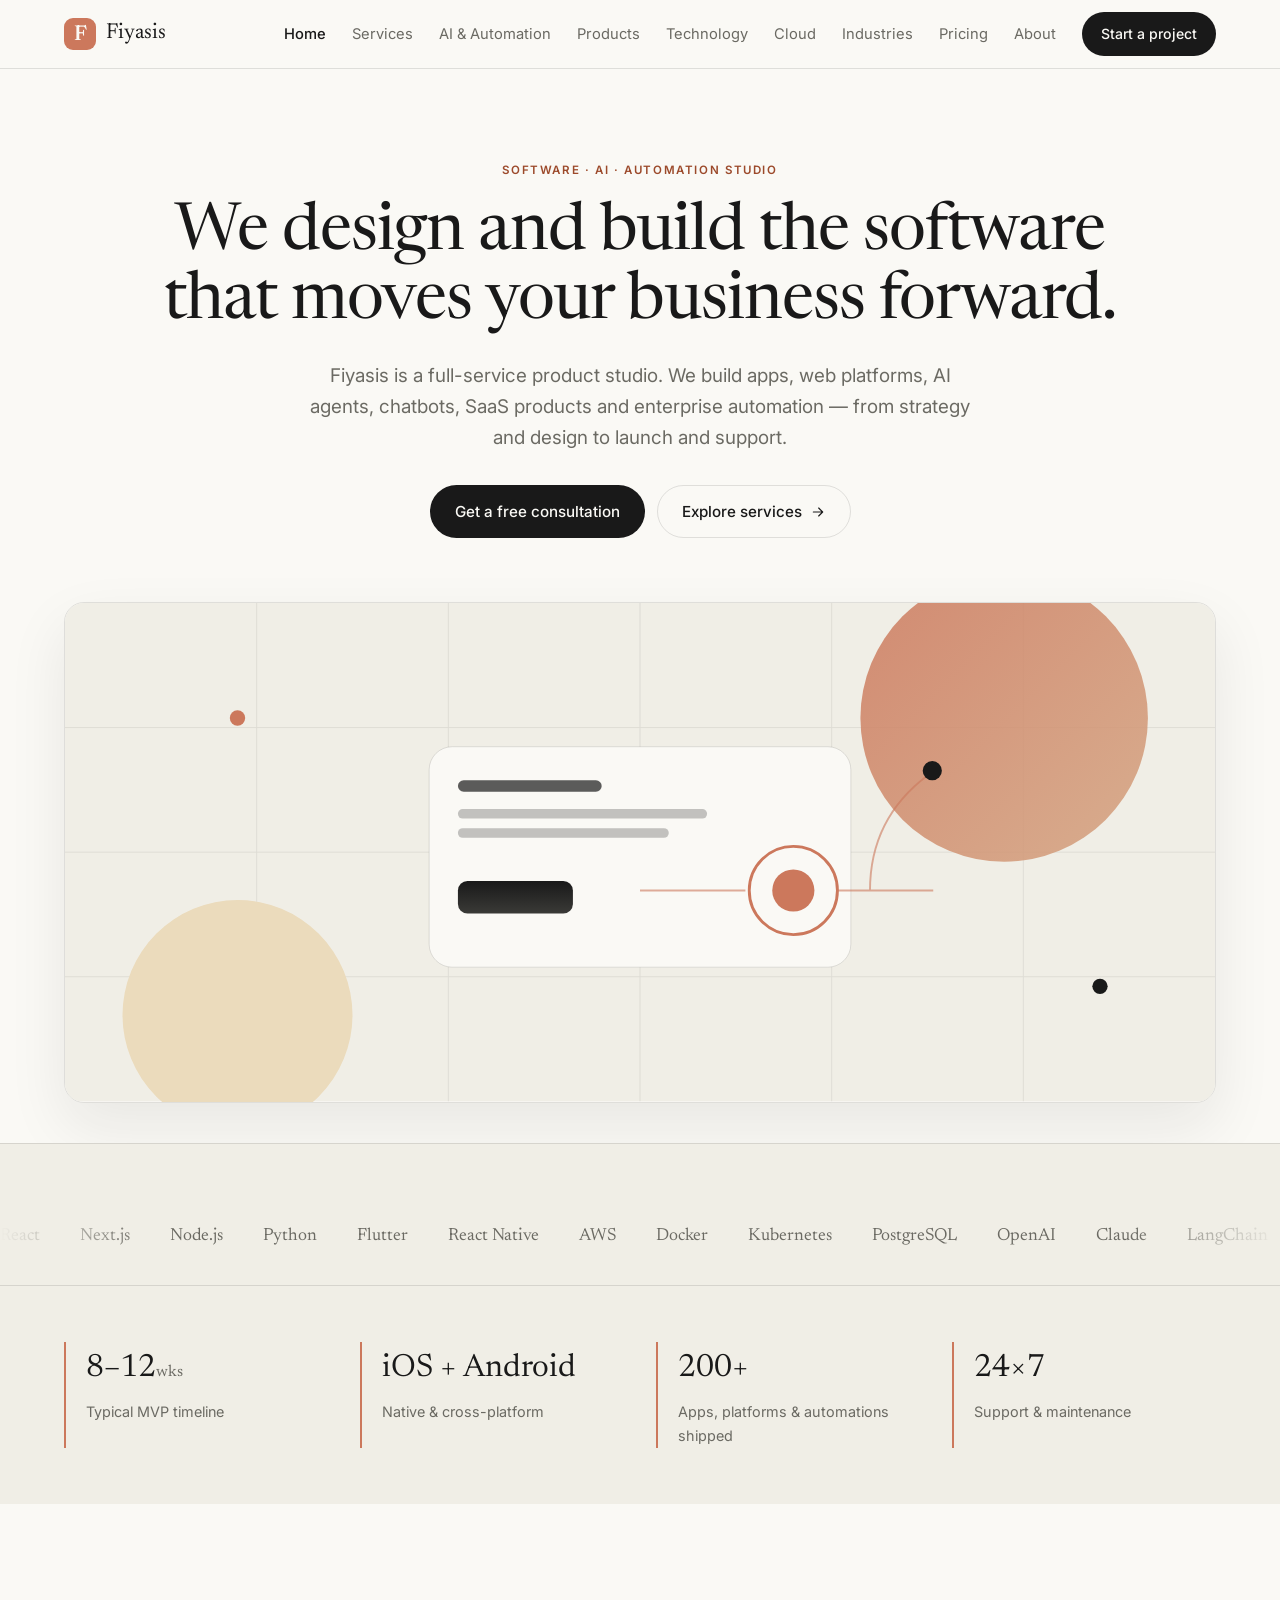
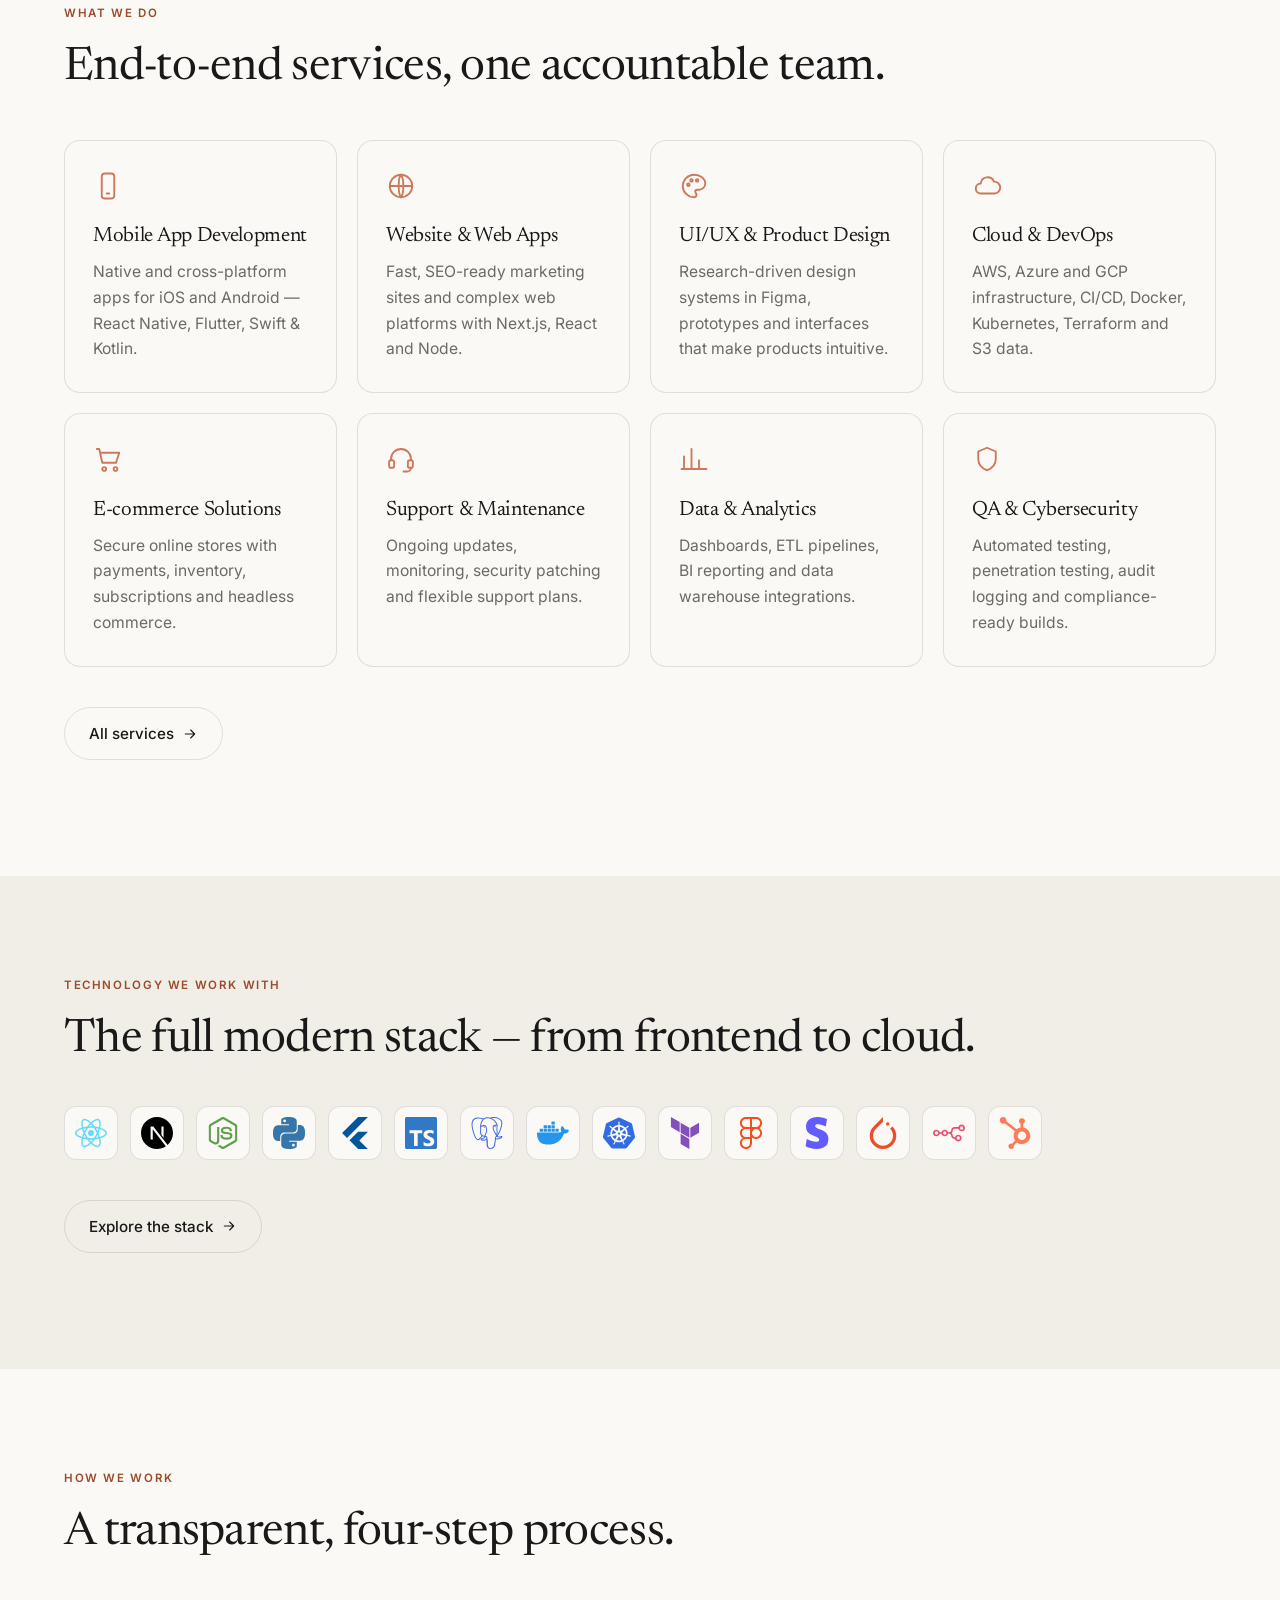
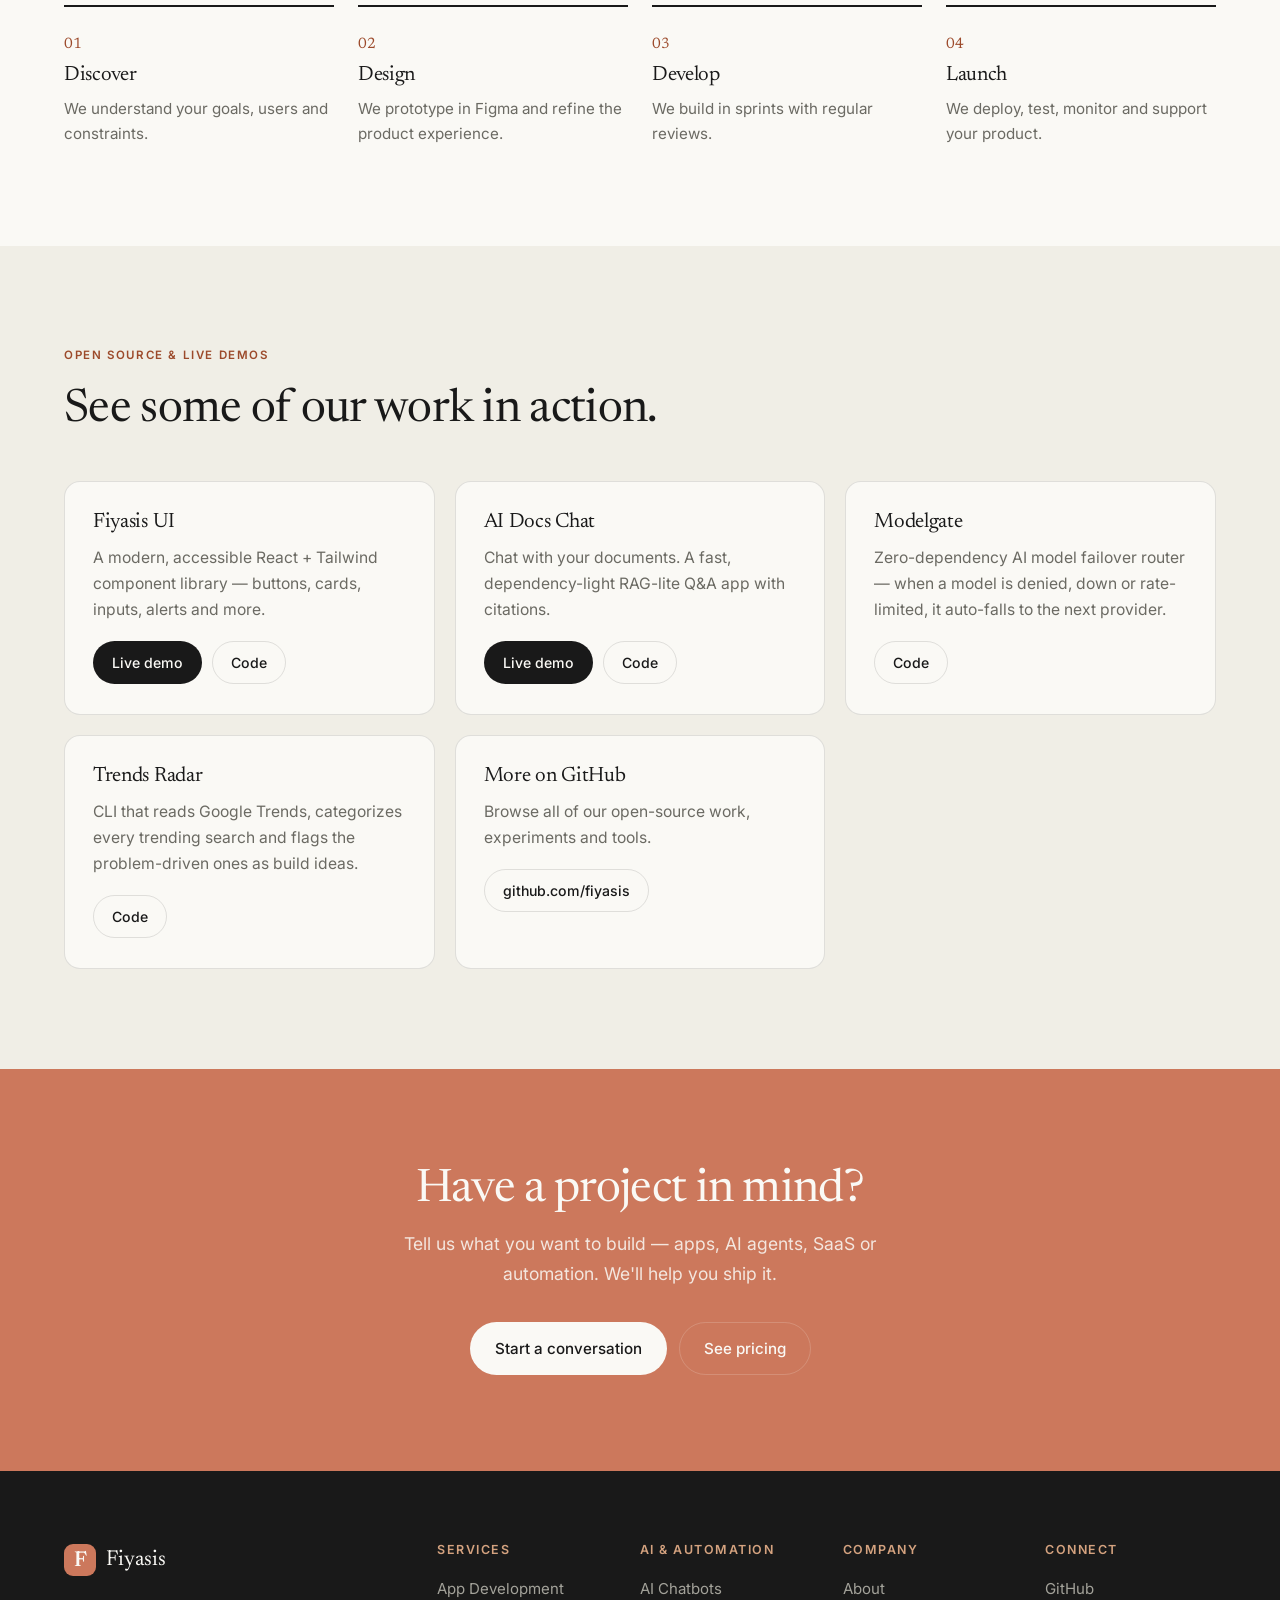
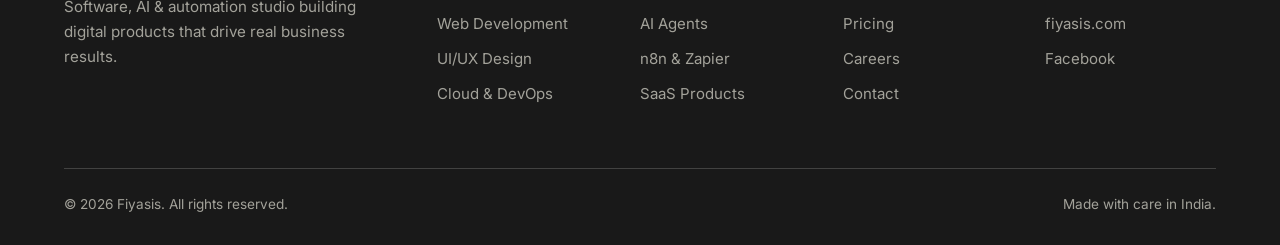
<file: index.html>
<!doctype html>
<html lang="en">
  <head>
    <meta charset="UTF-8" />
    <meta name="viewport" content="width=device-width, initial-scale=1.0" />
    <title>Fiyasis — Software, AI & Automation Studio</title>
    <meta name="description" content="We build apps, websites, AI agents, chatbots, SaaS and enterprise automation. Salesforce, SAP, AWS (S3, EC2, Lambda), n8n, Zapier and Figma." />
    <link rel="icon" href="data:image/svg+xml,<svg xmlns='http://www.w3.org/2000/svg' viewBox='0 0 100 100'><rect width='100' height='100' rx='22' fill='%23CC785C'/><text x='50' y='72' font-size='64' text-anchor='middle' fill='%23FAF9F5' font-family='Georgia,serif' font-weight='700'>F</text></svg>" />
    <link rel="preconnect" href="https://fonts.googleapis.com" />
    <link rel="preconnect" href="https://fonts.gstatic.com" crossorigin />
    <link href="https://fonts.googleapis.com/css2?family=Newsreader:ital,opsz,wght@0,6..72,300;0,6..72,400;0,6..72,500;1,6..72,400&family=Inter:wght@400;500;600&family=JetBrains+Mono:wght@400;500&display=swap" rel="stylesheet" />
    <link rel="stylesheet" href="styles.css" />
  </head>
  <body>
    <svg width="0" height="0" style="position: absolute" aria-hidden="true">
      <symbol id="i-mobile" viewBox="0 0 24 24"><rect x="7" y="2" width="10" height="20" rx="2.5"/><line x1="11" y1="18" x2="13" y2="18"/></symbol>
      <symbol id="i-globe" viewBox="0 0 24 24"><circle cx="12" cy="12" r="9"/><path d="M3 12h18M12 3c2.5 2.5 2.5 15 0 18M12 3c-2.5 2.5-2.5 15 0 18"/></symbol>
      <symbol id="i-palette" viewBox="0 0 24 24"><path d="M12 3a9 9 0 0 0 0 18c1.2 0 2-.8 2-2 0-.6-.2-1-.6-1.4-.3-.4-.4-.8-.4-1.1 0-.8.7-1.5 1.5-1.5H16a5 5 0 0 0 5-5c0-3.9-4-7-9-7Z"/><circle cx="7.5" cy="11" r="1"/><circle cx="10" cy="7.5" r="1"/><circle cx="14.5" cy="7.5" r="1"/></symbol>
      <symbol id="i-cloud" viewBox="0 0 24 24"><path d="M7 18a4 4 0 0 1 0-8 5.5 5.5 0 0 1 10.6-1.5A3.5 3.5 0 0 1 18 18Z"/></symbol>
      <symbol id="i-cart" viewBox="0 0 24 24"><circle cx="9" cy="20" r="1.5"/><circle cx="18" cy="20" r="1.5"/><path d="M3 4h2l2.4 11h11L21 7H6"/></symbol>
      <symbol id="i-headset" viewBox="0 0 24 24"><path d="M4 13v-1a8 8 0 0 1 16 0v1"/><rect x="2.5" y="13" width="4" height="6" rx="1.5"/><rect x="17.5" y="13" width="4" height="6" rx="1.5"/><path d="M20 19a3 3 0 0 1-3 3h-3"/></symbol>
      <symbol id="i-robot" viewBox="0 0 24 24"><rect x="4" y="7" width="16" height="12" rx="3"/><line x1="12" y1="3" x2="12" y2="7"/><circle cx="12" cy="3" r="1.3"/><circle cx="9" cy="13" r="1.3"/><circle cx="15" cy="13" r="1.3"/></symbol>
      <symbol id="i-bolt" viewBox="0 0 24 24"><path d="M13 2 4 14h6l-1 8 9-12h-6l1-8Z"/></symbol>
      <symbol id="i-cog" viewBox="0 0 24 24"><circle cx="12" cy="12" r="3"/><path d="M12 2v3M12 19v3M2 12h3M19 12h3M4.9 4.9l2.1 2.1M17 17l2.1 2.1M19.1 4.9 17 7M7 17l-2.1 2.1"/></symbol>
      <symbol id="i-chart" viewBox="0 0 24 24"><path d="M4 20V10M10 20V4M16 20v-7M22 20H2"/></symbol>
      <symbol id="i-shield" viewBox="0 0 24 24"><path d="M12 3 5 6v6c0 5 3 7.5 7 9 4-1.5 7-4 7-9V6l-7-3Z"/></symbol>
      <symbol id="i-plug" viewBox="0 0 24 24"><path d="M9 3v5M15 3v5M7 8h10v4a5 5 0 0 1-10 0V8ZM12 17v4"/></symbol>
      <symbol id="i-arrow" viewBox="0 0 24 24"><path d="M5 12h14M13 6l6 6-6 6"/></symbol>
      <symbol id="i-terminal" viewBox="0 0 24 24"><rect x="3" y="4" width="18" height="16" rx="3"/><path d="M7 9l3 3-3 3M13 15h4"/></symbol>
      <symbol id="i-check" viewBox="0 0 24 24"><path d="M4 12.5 9.5 18 20 6"/></symbol>
    </svg>
    <header class="nav">
      <div class="wrap nav-inner">
        <a class="brand" href="index.html"><span class="mark">F</span><span class="brand-name">Fiyasis</span></a>
        <nav class="nav-links">
          <a href="index.html" class="active">Home</a>
          <a href="services.html">Services</a>
          <a href="ai-automation.html">AI & Automation</a>
          <a href="products.html">Products</a>
          <a href="technology.html">Technology</a>
          <a href="cloud.html">Cloud</a>
          <a href="industries.html">Industries</a>
          <a href="pricing.html">Pricing</a>
          <a href="about.html">About</a>
          <a class="btn btn-dark btn-sm" href="contact.html">Start a project</a>
        </nav>
        <button class="nav-toggle" type="button" aria-label="Toggle menu" aria-expanded="false">
          <span></span><span></span><span></span>
        </button>
      </div>
    </header>
    <main>
      <section class="hero">
        <div class="wrap">
          <p class="kicker">Software · AI · Automation Studio</p>
          <h1>We design and build the software that moves your business forward.</h1>
          <p class="lede">
            Fiyasis is a full-service product studio. We build apps, web platforms, AI
            agents, chatbots, SaaS products and enterprise automation — from strategy and
            design to launch and support.
          </p>
          <div class="hero-actions">
            <a class="btn btn-dark" href="contact.html">Get a free consultation</a>
            <a class="btn btn-ghost" href="services.html">Explore services <svg class="ic"><use href="#i-arrow"/></svg></a>
          </div>
          <div class="hero-art" role="img" aria-label="Abstract illustration of connected systems and AI agents">
            <svg viewBox="0 0 1200 520" preserveAspectRatio="xMidYMid slice">
              <defs>
                <linearGradient id="g1" x1="0" y1="0" x2="1" y2="1"><stop offset="0" stop-color="#CC785C"/><stop offset="1" stop-color="#D4A27F"/></linearGradient>
                <linearGradient id="g2" x1="0" y1="0" x2="0" y2="1"><stop offset="0" stop-color="#191919"/><stop offset="1" stop-color="#3a3a37"/></linearGradient>
              </defs>
              <rect width="1200" height="520" fill="#F0EEE6"/>
              <g stroke="#191919" opacity="0.08"><path d="M0 130h1200M0 260h1200M0 390h1200M200 0v520M400 0v520M600 0v520M800 0v520M1000 0v520"/></g>
              <circle cx="980" cy="120" r="150" fill="url(#g1)" opacity="0.85"/>
              <circle cx="180" cy="430" r="120" fill="#EBDBBC"/>
              <rect x="380" y="150" width="440" height="230" rx="24" fill="#FAF9F5" stroke="#191919" stroke-opacity="0.12"/>
              <rect x="410" y="185" width="150" height="12" rx="6" fill="#191919" opacity="0.7"/>
              <rect x="410" y="215" width="260" height="10" rx="5" fill="#191919" opacity="0.25"/>
              <rect x="410" y="235" width="220" height="10" rx="5" fill="#191919" opacity="0.25"/>
              <rect x="410" y="290" width="120" height="34" rx="10" fill="url(#g2)"/>
              <circle cx="760" cy="300" r="46" fill="none" stroke="#CC785C" stroke-width="3"/>
              <circle cx="760" cy="300" r="22" fill="#CC785C"/>
              <g stroke="#CC785C" stroke-width="2" opacity="0.6" fill="none"><path d="M600 300h110M806 300h100M900 180c-40 30-60 70-60 120"/></g>
              <circle cx="905" cy="175" r="10" fill="#191919"/>
              <circle cx="180" cy="120" r="8" fill="#CC785C"/>
              <circle cx="1080" cy="400" r="8" fill="#191919"/>
            </svg>
          </div>
        </div>
      </section>
      <section class="band-ivory marquee-band">
        <div class="marquee" aria-hidden="true">
          <div class="marquee-track">
<span>React</span><span>Next.js</span><span>Node.js</span><span>Python</span><span>Flutter</span><span>React Native</span><span>AWS</span><span>Docker</span><span>Kubernetes</span><span>PostgreSQL</span><span>OpenAI</span><span>Claude</span><span>LangChain</span><span>n8n</span><span>Zapier</span><span>Make</span><span>Salesforce</span><span>SAP</span><span>HubSpot</span><span>Figma</span>
            <span>React</span><span>Next.js</span><span>Node.js</span><span>Python</span><span>Flutter</span><span>React Native</span><span>AWS</span><span>Docker</span><span>Kubernetes</span><span>PostgreSQL</span><span>OpenAI</span><span>Claude</span><span>LangChain</span><span>n8n</span><span>Zapier</span><span>Make</span><span>Salesforce</span><span>SAP</span><span>HubSpot</span><span>Figma</span>
          </div>
        </div>
      </section>
      <section class="band-ivory">
        <div class="wrap stats">
          <div><strong>8–12<span>wks</span></strong><span>Typical MVP timeline</span></div>
          <div><strong>iOS + Android</strong><span>Native &amp; cross-platform</span></div>
          <div><strong>200+</strong><span>Apps, platforms &amp; automations shipped</span></div>
          <div><strong>24×7</strong><span>Support &amp; maintenance</span></div>
        </div>
      </section>

      <section class="section" id="services">
        <div class="wrap">
          <p class="kicker">What we do</p>
          <h2>End-to-end services, one accountable team.</h2>
<div class="cards">
            <article class="card"><svg class="ic-lg"><use href="#i-mobile"/></svg><h3>Mobile App Development</h3><p>Native and cross-platform apps for iOS and Android — React Native, Flutter, Swift &amp; Kotlin.</p></article>
            <article class="card"><svg class="ic-lg"><use href="#i-globe"/></svg><h3>Website &amp; Web Apps</h3><p>Fast, SEO-ready marketing sites and complex web platforms with Next.js, React and Node.</p></article>
            <article class="card"><svg class="ic-lg"><use href="#i-palette"/></svg><h3>UI/UX &amp; Product Design</h3><p>Research-driven design systems in Figma, prototypes and interfaces that make products intuitive.</p></article>
            <article class="card"><svg class="ic-lg"><use href="#i-cloud"/></svg><h3>Cloud &amp; DevOps</h3><p>AWS, Azure and GCP infrastructure, CI/CD, Docker, Kubernetes, Terraform and S3 data.</p></article>
            <article class="card"><svg class="ic-lg"><use href="#i-cart"/></svg><h3>E-commerce Solutions</h3><p>Secure online stores with payments, inventory, subscriptions and headless commerce.</p></article>
            <article class="card"><svg class="ic-lg"><use href="#i-headset"/></svg><h3>Support &amp; Maintenance</h3><p>Ongoing updates, monitoring, security patching and flexible support plans.</p></article>
            <article class="card"><svg class="ic-lg"><use href="#i-chart"/></svg><h3>Data &amp; Analytics</h3><p>Dashboards, ETL pipelines, BI reporting and data warehouse integrations.</p></article>
            <article class="card"><svg class="ic-lg"><use href="#i-shield"/></svg><h3>QA &amp; Cybersecurity</h3><p>Automated testing, penetration testing, audit logging and compliance-ready builds.</p></article>
          </div>
          <p class="more"><a class="btn btn-ghost" href="services.html">All services <svg class="ic"><use href="#i-arrow"/></svg></a></p>
        </div>
      </section>

      <section class="section band-ivory">
        <div class="wrap">
          <p class="kicker">Technology we work with</p>
          <h2>The full modern stack — from frontend to cloud.</h2>
          <div class="logos showcase">      <img loading="lazy" src="assets/logos/react.svg" alt="react" title="react" />
      <img loading="lazy" src="assets/logos/nextdotjs.svg" alt="nextdotjs" title="nextdotjs" />
      <img loading="lazy" src="assets/logos/nodedotjs.svg" alt="nodedotjs" title="nodedotjs" />
      <img loading="lazy" src="assets/logos/python.svg" alt="python" title="python" />
      <img loading="lazy" src="assets/logos/flutter.svg" alt="flutter" title="flutter" />
      <img loading="lazy" src="assets/logos/typescript.svg" alt="typescript" title="typescript" />
      <img loading="lazy" src="assets/logos/postgresql.svg" alt="postgresql" title="postgresql" />
      <img loading="lazy" src="assets/logos/docker.svg" alt="docker" title="docker" />
      <img loading="lazy" src="assets/logos/kubernetes.svg" alt="kubernetes" title="kubernetes" />
      <img loading="lazy" src="assets/logos/terraform.svg" alt="terraform" title="terraform" />
      <img loading="lazy" src="assets/logos/figma.svg" alt="figma" title="figma" />
      <img loading="lazy" src="assets/logos/stripe.svg" alt="stripe" title="stripe" />
      <img loading="lazy" src="assets/logos/pytorch.svg" alt="pytorch" title="pytorch" />
      <img loading="lazy" src="assets/logos/n8n.svg" alt="n8n" title="n8n" />
      <img loading="lazy" src="assets/logos/hubspot.svg" alt="hubspot" title="hubspot" /></div>
          <p class="more"><a class="btn btn-ghost" href="technology.html">Explore the stack <svg class="ic"><use href="#i-arrow"/></svg></a></p>
        </div>
      </section>

      <section class="section" id="process">
        <div class="wrap">
          <p class="kicker">How we work</p>
          <h2>A transparent, four-step process.</h2>
          <ol class="steps">
            <li><span class="step-no">01</span><h3>Discover</h3><p>We understand your goals, users and constraints.</p></li>
            <li><span class="step-no">02</span><h3>Design</h3><p>We prototype in Figma and refine the product experience.</p></li>
            <li><span class="step-no">03</span><h3>Develop</h3><p>We build in sprints with regular reviews.</p></li>
            <li><span class="step-no">04</span><h3>Launch</h3><p>We deploy, test, monitor and support your product.</p></li>
          </ol>
        </div>
      </section>
      <section class="section band-ivory" id="demos">
        <div class="wrap">
          <p class="kicker">Open source &amp; live demos</p>
          <h2>See some of our work in action.</h2>
          <div class="cards cards-3">
            <article class="card">
              <h3>Fiyasis UI</h3>
              <p>A modern, accessible React + Tailwind component library — buttons, cards, inputs, alerts and more.</p>
              <div class="card-actions">
                <a class="btn btn-dark btn-sm" href="https://fiyasis.github.io/fiyasis-ui/">Live demo</a>
                <a class="btn btn-ghost btn-sm" href="https://github.com/fiyasis/fiyasis-ui">Code</a>
              </div>
            </article>
            <article class="card">
              <h3>AI Docs Chat</h3>
              <p>Chat with your documents. A fast, dependency-light RAG-lite Q&amp;A app with citations.</p>
              <div class="card-actions">
                <a class="btn btn-dark btn-sm" href="https://fiyasis.github.io/ai-docs-chat/">Live demo</a>
                <a class="btn btn-ghost btn-sm" href="https://github.com/fiyasis/ai-docs-chat">Code</a>
              </div>
            </article>
            <article class="card">
              <h3>Modelgate</h3>
              <p>Zero-dependency AI model failover router — when a model is denied, down or rate-limited, it auto-falls to the next provider.</p>
              <div class="card-actions">
                <a class="btn btn-ghost btn-sm" href="https://github.com/fiyasis/modelgate">Code</a>
              </div>
            </article>
            <article class="card">
              <h3>Trends Radar</h3>
              <p>CLI that reads Google Trends, categorizes every trending search and flags the problem-driven ones as build ideas.</p>
              <div class="card-actions">
                <a class="btn btn-ghost btn-sm" href="https://github.com/fiyasis/trends-radar">Code</a>
              </div>
            </article>
            <article class="card">
              <h3>More on GitHub</h3>
              <p>Browse all of our open-source work, experiments and tools.</p>
              <div class="card-actions">
                <a class="btn btn-ghost btn-sm" href="https://github.com/fiyasis">github.com/fiyasis</a>
              </div>
            </article>
          </div>
        </div>
      </section>

      <section class="cta-band">
        <div class="wrap">
          <h2>Have a project in mind?</h2>
          <p>Tell us what you want to build — apps, AI agents, SaaS or automation. We'll help you ship it.</p>
          <div class="hero-actions center">
            <a class="btn btn-light" href="contact.html">Start a conversation</a>
            <a class="btn btn-outline-light" href="pricing.html">See pricing</a>
          </div>
        </div>
      </section>
    </main>
    <footer class="footer">
      <div class="wrap footer-grid">
        <div class="footer-brand">
          <a class="brand" href="index.html"><span class="mark">F</span><span class="brand-name">Fiyasis</span></a>
          <p>Software, AI &amp; automation studio building digital products that drive real business results.</p>
        </div>
        <div><h5>Services</h5><ul><li><a href="services.html">App Development</a></li><li><a href="services.html">Web Development</a></li><li><a href="services.html">UI/UX Design</a></li><li><a href="cloud.html">Cloud &amp; DevOps</a></li></ul></div>
        <div><h5>AI &amp; Automation</h5><ul><li><a href="ai-automation.html">AI Chatbots</a></li><li><a href="ai-automation.html">AI Agents</a></li><li><a href="ai-automation.html">n8n &amp; Zapier</a></li><li><a href="products.html">SaaS Products</a></li></ul></div>
        <div><h5>Company</h5><ul><li><a href="about.html">About</a></li><li><a href="pricing.html">Pricing</a></li><li><a href="https://www.fiyasis.com/career">Careers</a></li><li><a href="contact.html">Contact</a></li></ul></div>
        <div><h5>Connect</h5><ul><li><a href="https://github.com/fiyasis">GitHub</a></li><li><a href="https://www.fiyasis.com">fiyasis.com</a></li><li><a href="https://www.facebook.com/fiyasys">Facebook</a></li></ul></div>
      </div>
      <div class="wrap copyright">
        <span>© <span id="year"></span> Fiyasis. All rights reserved.</span>
        <span>Made with care in India.</span>
      </div>
    </footer>
    <script>document.getElementById("year").textContent = new Date().getFullYear();</script>
    <script src="assets/site.js"></script>
  </body>
</html>
</file>
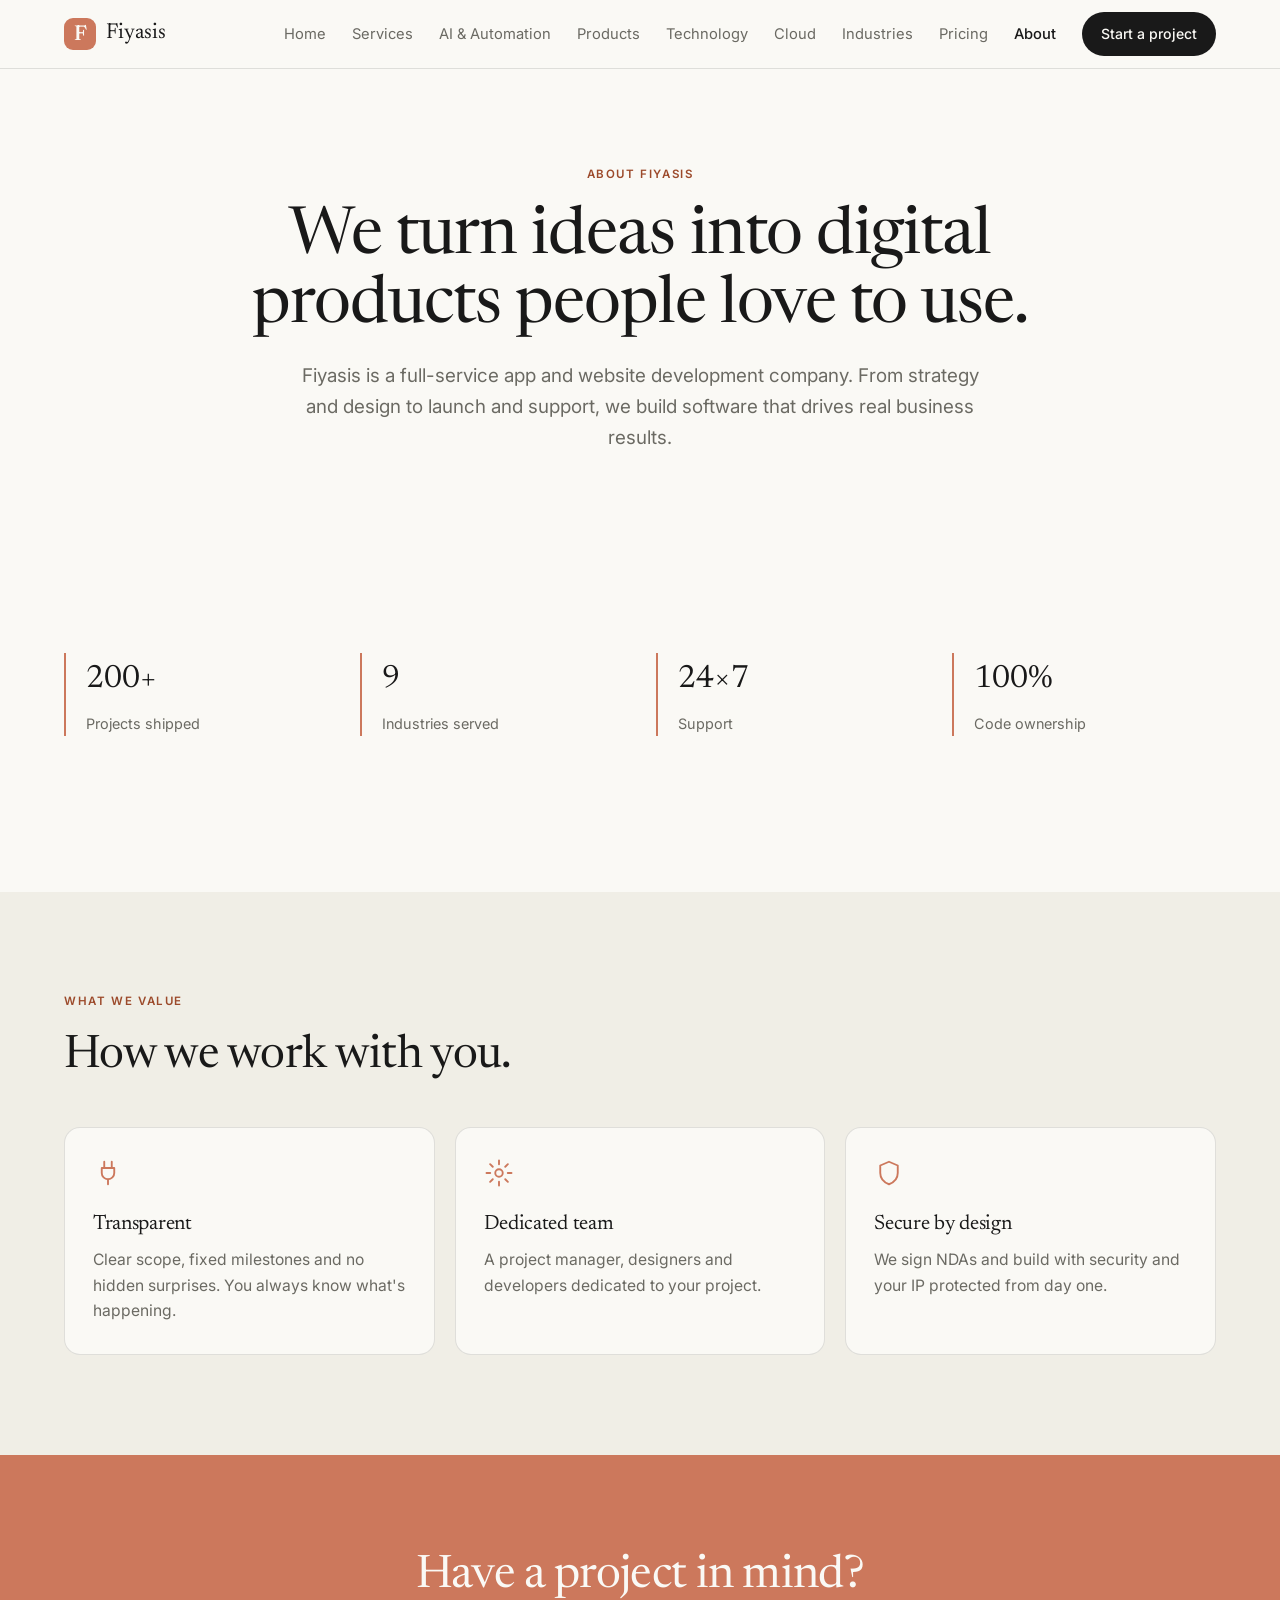
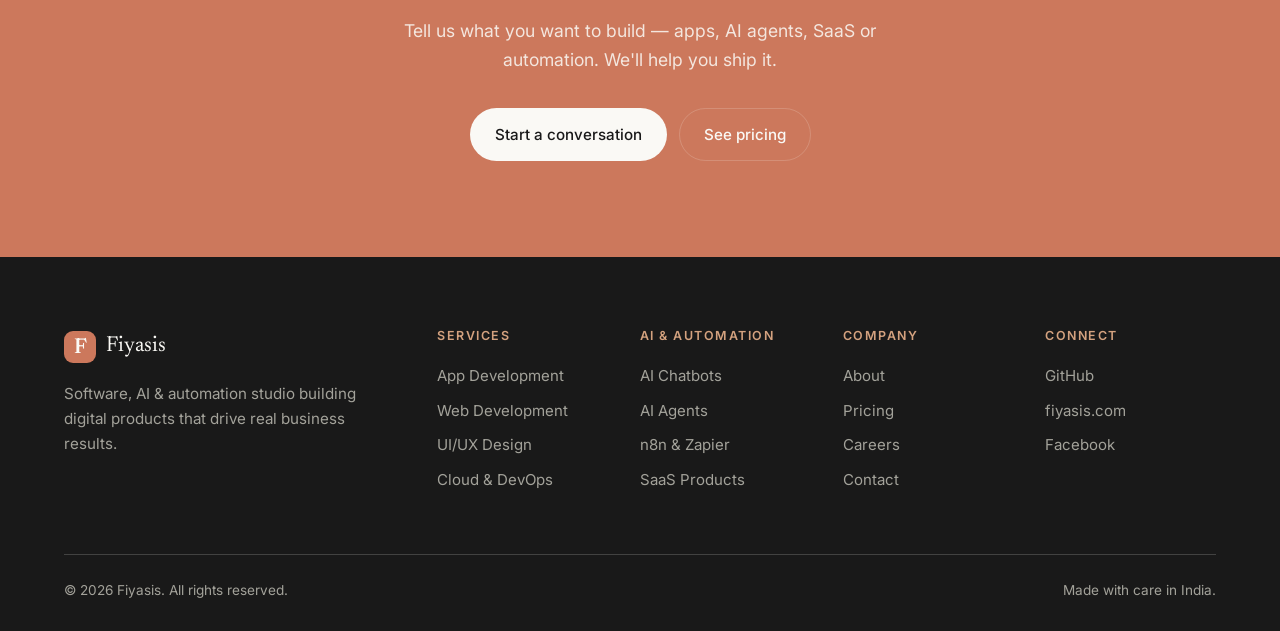
<file: about.html>
<!doctype html>
<html lang="en">
  <head>
    <meta charset="UTF-8" />
    <meta name="viewport" content="width=device-width, initial-scale=1.0" />
    <title>About — Fiyasis</title>
    <meta name="description" content="Fiyasis is a full-service app and website development company building software that drives real results." />
    <link rel="icon" href="data:image/svg+xml,<svg xmlns='http://www.w3.org/2000/svg' viewBox='0 0 100 100'><rect width='100' height='100' rx='22' fill='%23CC785C'/><text x='50' y='72' font-size='64' text-anchor='middle' fill='%23FAF9F5' font-family='Georgia,serif' font-weight='700'>F</text></svg>" />
    <link rel="preconnect" href="https://fonts.googleapis.com" />
    <link rel="preconnect" href="https://fonts.gstatic.com" crossorigin />
    <link href="https://fonts.googleapis.com/css2?family=Newsreader:ital,opsz,wght@0,6..72,300;0,6..72,400;0,6..72,500;1,6..72,400&family=Inter:wght@400;500;600&family=JetBrains+Mono:wght@400;500&display=swap" rel="stylesheet" />
    <link rel="stylesheet" href="styles.css" />
  </head>
  <body>
    <svg width="0" height="0" style="position: absolute" aria-hidden="true">
      <symbol id="i-mobile" viewBox="0 0 24 24"><rect x="7" y="2" width="10" height="20" rx="2.5"/><line x1="11" y1="18" x2="13" y2="18"/></symbol>
      <symbol id="i-globe" viewBox="0 0 24 24"><circle cx="12" cy="12" r="9"/><path d="M3 12h18M12 3c2.5 2.5 2.5 15 0 18M12 3c-2.5 2.5-2.5 15 0 18"/></symbol>
      <symbol id="i-palette" viewBox="0 0 24 24"><path d="M12 3a9 9 0 0 0 0 18c1.2 0 2-.8 2-2 0-.6-.2-1-.6-1.4-.3-.4-.4-.8-.4-1.1 0-.8.7-1.5 1.5-1.5H16a5 5 0 0 0 5-5c0-3.9-4-7-9-7Z"/><circle cx="7.5" cy="11" r="1"/><circle cx="10" cy="7.5" r="1"/><circle cx="14.5" cy="7.5" r="1"/></symbol>
      <symbol id="i-cloud" viewBox="0 0 24 24"><path d="M7 18a4 4 0 0 1 0-8 5.5 5.5 0 0 1 10.6-1.5A3.5 3.5 0 0 1 18 18Z"/></symbol>
      <symbol id="i-cart" viewBox="0 0 24 24"><circle cx="9" cy="20" r="1.5"/><circle cx="18" cy="20" r="1.5"/><path d="M3 4h2l2.4 11h11L21 7H6"/></symbol>
      <symbol id="i-headset" viewBox="0 0 24 24"><path d="M4 13v-1a8 8 0 0 1 16 0v1"/><rect x="2.5" y="13" width="4" height="6" rx="1.5"/><rect x="17.5" y="13" width="4" height="6" rx="1.5"/><path d="M20 19a3 3 0 0 1-3 3h-3"/></symbol>
      <symbol id="i-robot" viewBox="0 0 24 24"><rect x="4" y="7" width="16" height="12" rx="3"/><line x1="12" y1="3" x2="12" y2="7"/><circle cx="12" cy="3" r="1.3"/><circle cx="9" cy="13" r="1.3"/><circle cx="15" cy="13" r="1.3"/></symbol>
      <symbol id="i-bolt" viewBox="0 0 24 24"><path d="M13 2 4 14h6l-1 8 9-12h-6l1-8Z"/></symbol>
      <symbol id="i-cog" viewBox="0 0 24 24"><circle cx="12" cy="12" r="3"/><path d="M12 2v3M12 19v3M2 12h3M19 12h3M4.9 4.9l2.1 2.1M17 17l2.1 2.1M19.1 4.9 17 7M7 17l-2.1 2.1"/></symbol>
      <symbol id="i-chart" viewBox="0 0 24 24"><path d="M4 20V10M10 20V4M16 20v-7M22 20H2"/></symbol>
      <symbol id="i-shield" viewBox="0 0 24 24"><path d="M12 3 5 6v6c0 5 3 7.5 7 9 4-1.5 7-4 7-9V6l-7-3Z"/></symbol>
      <symbol id="i-plug" viewBox="0 0 24 24"><path d="M9 3v5M15 3v5M7 8h10v4a5 5 0 0 1-10 0V8ZM12 17v4"/></symbol>
      <symbol id="i-arrow" viewBox="0 0 24 24"><path d="M5 12h14M13 6l6 6-6 6"/></symbol>
      <symbol id="i-terminal" viewBox="0 0 24 24"><rect x="3" y="4" width="18" height="16" rx="3"/><path d="M7 9l3 3-3 3M13 15h4"/></symbol>
      <symbol id="i-check" viewBox="0 0 24 24"><path d="M4 12.5 9.5 18 20 6"/></symbol>
    </svg>
    <header class="nav">
      <div class="wrap nav-inner">
        <a class="brand" href="index.html"><span class="mark">F</span><span class="brand-name">Fiyasis</span></a>
        <nav class="nav-links">
          <a href="index.html">Home</a>
          <a href="services.html">Services</a>
          <a href="ai-automation.html">AI & Automation</a>
          <a href="products.html">Products</a>
          <a href="technology.html">Technology</a>
          <a href="cloud.html">Cloud</a>
          <a href="industries.html">Industries</a>
          <a href="pricing.html">Pricing</a>
          <a href="about.html" class="active">About</a>
          <a class="btn btn-dark btn-sm" href="contact.html">Start a project</a>
        </nav>
      </div>
    </header>
    <main>
      <section class="page-hero">
        <div class="wrap">
          <p class="kicker">About Fiyasis</p>
          <h1>We turn ideas into digital products people love to use.</h1>
          <p class="lede center">Fiyasis is a full-service app and website development company. From strategy and design to launch and support, we build software that drives real business results.</p>
        </div>
      </section>

      <section class="section">
        <div class="wrap">
          <div class="stats">
            <div><strong>200+</strong><span>Projects shipped</span></div>
            <div><strong>9</strong><span>Industries served</span></div>
            <div><strong>24×7</strong><span>Support</span></div>
            <div><strong>100%</strong><span>Code ownership</span></div>
          </div>
        </div>
      </section>

      <section class="section band-ivory">
        <div class="wrap">
          <p class="kicker">What we value</p>
          <h2>How we work with you.</h2>
          <div class="cards">
            <article class="card"><svg class="ic-lg"><use href="#i-plug"/></svg><h3>Transparent</h3><p>Clear scope, fixed milestones and no hidden surprises. You always know what's happening.</p></article>
            <article class="card"><svg class="ic-lg"><use href="#i-cog"/></svg><h3>Dedicated team</h3><p>A project manager, designers and developers dedicated to your project.</p></article>
            <article class="card"><svg class="ic-lg"><use href="#i-shield"/></svg><h3>Secure by design</h3><p>We sign NDAs and build with security and your IP protected from day one.</p></article>
          </div>
        </div>
      </section>
      <section class="cta-band">
        <div class="wrap">
          <h2>Have a project in mind?</h2>
          <p>Tell us what you want to build — apps, AI agents, SaaS or automation. We'll help you ship it.</p>
          <div class="hero-actions center">
            <a class="btn btn-light" href="contact.html">Start a conversation</a>
            <a class="btn btn-outline-light" href="pricing.html">See pricing</a>
          </div>
        </div>
      </section>
    </main>
    <footer class="footer">
      <div class="wrap footer-grid">
        <div class="footer-brand">
          <a class="brand" href="index.html"><span class="mark">F</span><span class="brand-name">Fiyasis</span></a>
          <p>Software, AI &amp; automation studio building digital products that drive real business results.</p>
        </div>
        <div><h5>Services</h5><ul><li><a href="services.html">App Development</a></li><li><a href="services.html">Web Development</a></li><li><a href="services.html">UI/UX Design</a></li><li><a href="cloud.html">Cloud &amp; DevOps</a></li></ul></div>
        <div><h5>AI &amp; Automation</h5><ul><li><a href="ai-automation.html">AI Chatbots</a></li><li><a href="ai-automation.html">AI Agents</a></li><li><a href="ai-automation.html">n8n &amp; Zapier</a></li><li><a href="products.html">SaaS Products</a></li></ul></div>
        <div><h5>Company</h5><ul><li><a href="about.html">About</a></li><li><a href="pricing.html">Pricing</a></li><li><a href="https://www.fiyasis.com/career">Careers</a></li><li><a href="contact.html">Contact</a></li></ul></div>
        <div><h5>Connect</h5><ul><li><a href="https://github.com/fiyasis">GitHub</a></li><li><a href="https://www.fiyasis.com">fiyasis.com</a></li><li><a href="https://www.facebook.com/fiyasys">Facebook</a></li></ul></div>
      </div>
      <div class="wrap copyright">
        <span>© <span id="year"></span> Fiyasis. All rights reserved.</span>
        <span>Made with care in India.</span>
      </div>
    </footer>
    <script>document.getElementById("year").textContent = new Date().getFullYear();</script>
  </body>
</html>
</file>
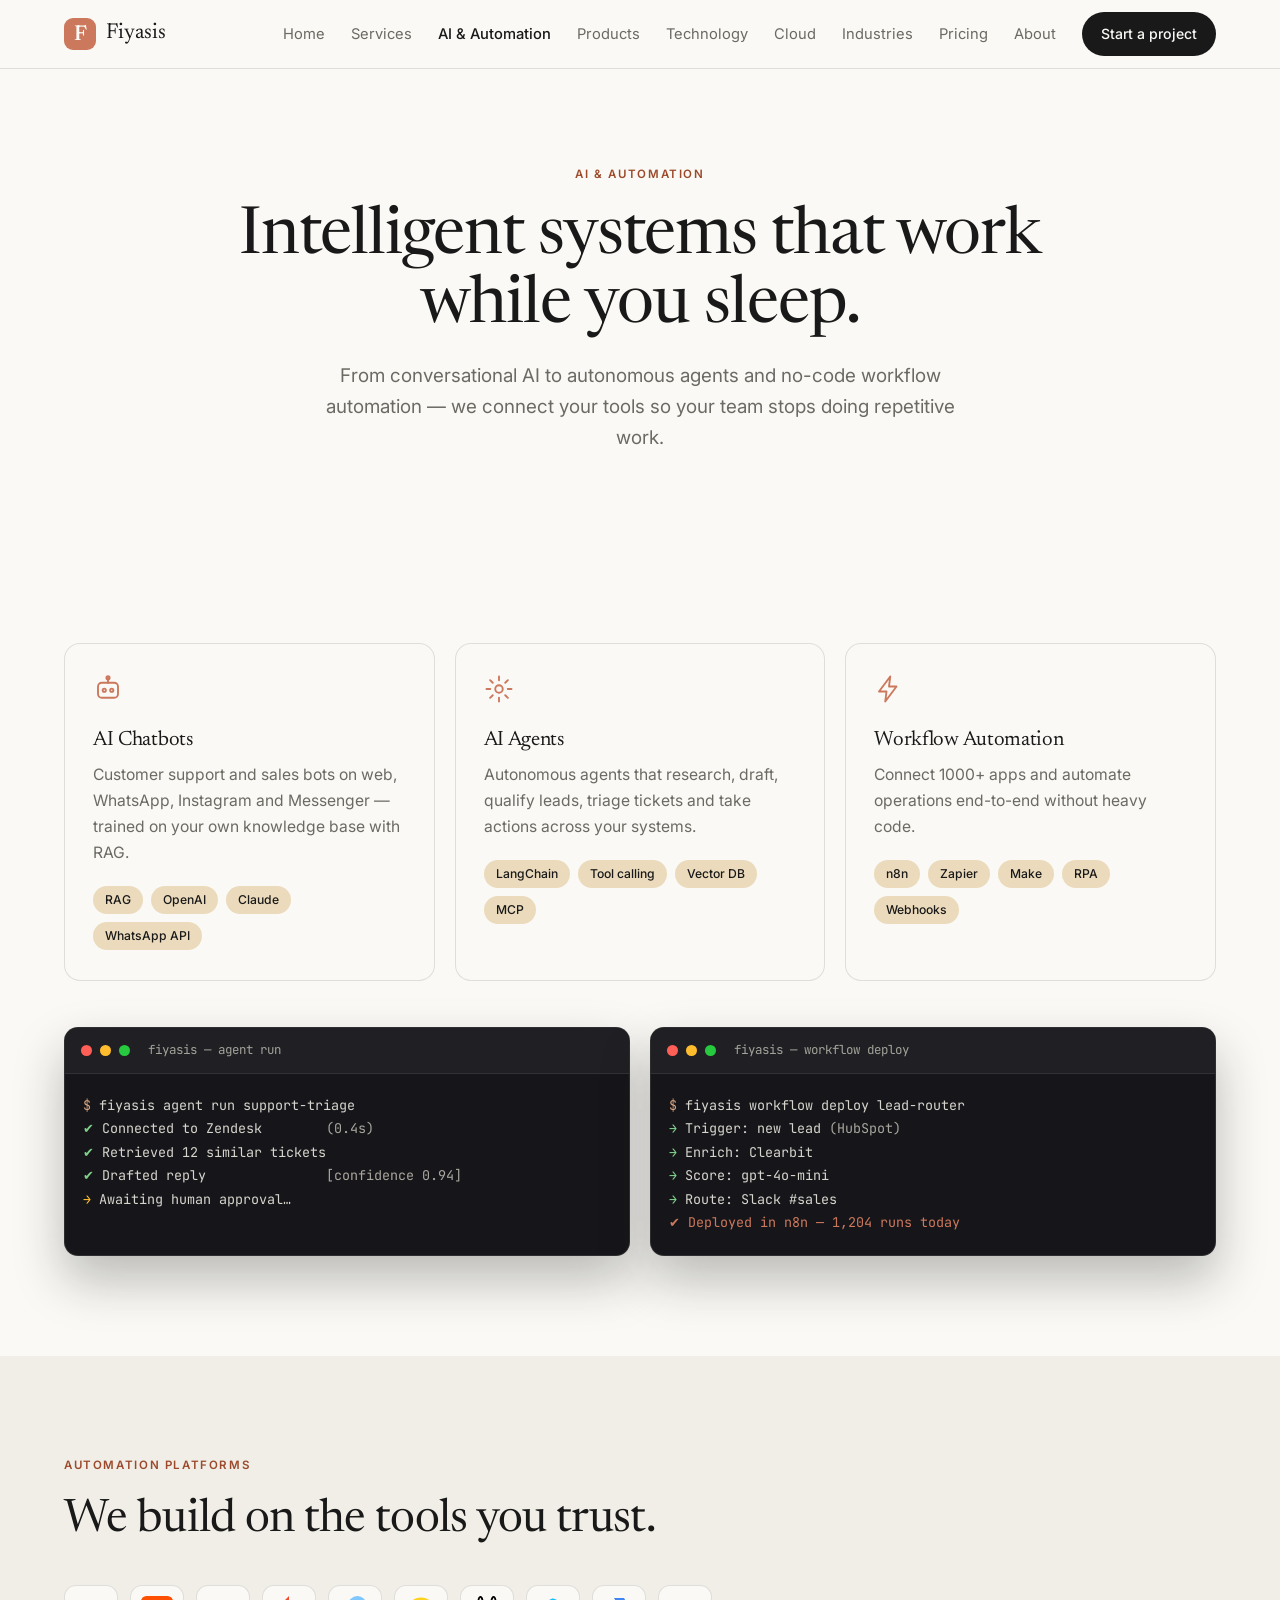
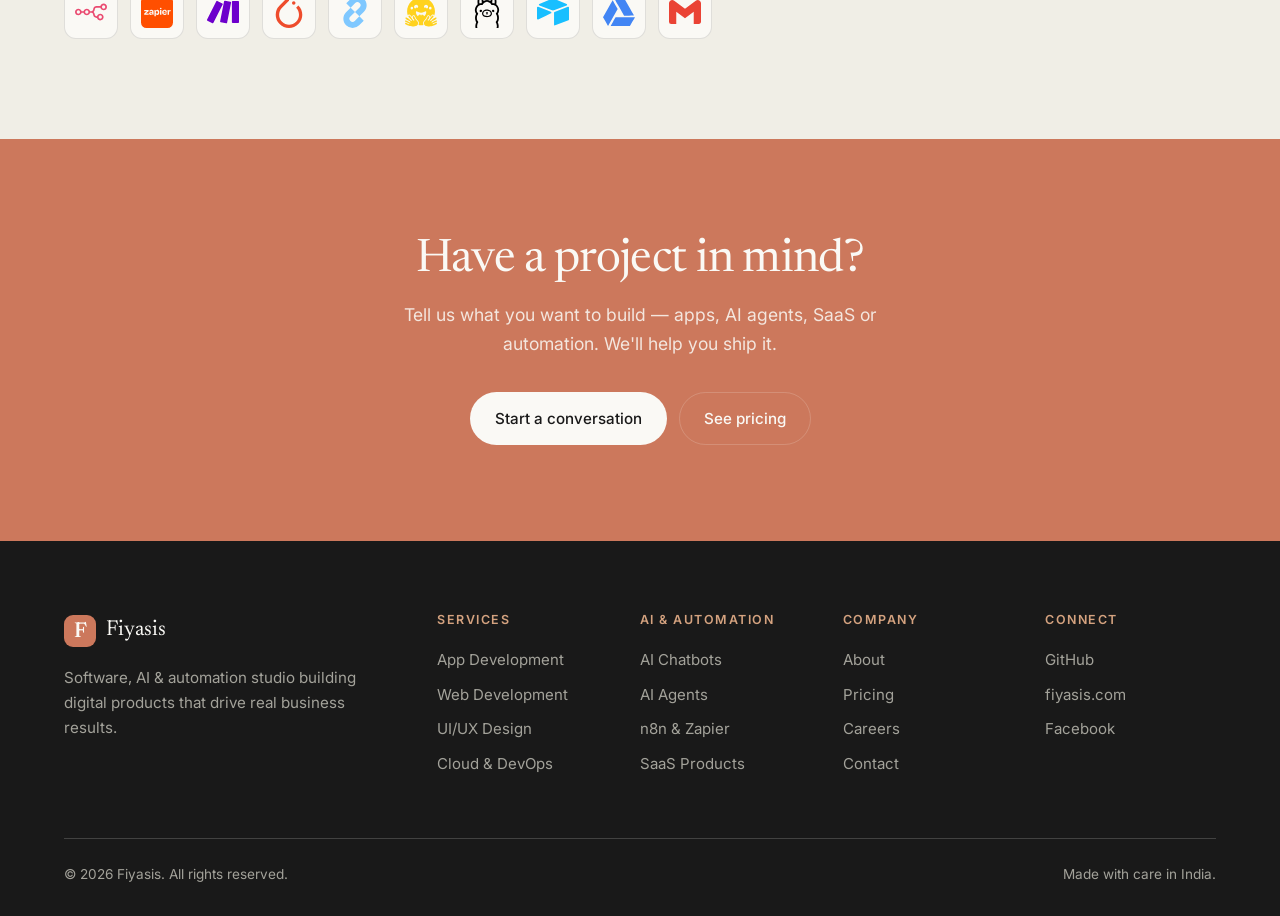
<file: ai-automation.html>
<!doctype html>
<html lang="en">
  <head>
    <meta charset="UTF-8" />
    <meta name="viewport" content="width=device-width, initial-scale=1.0" />
    <title>AI & Automation — Fiyasis</title>
    <meta name="description" content="AI chatbots, autonomous AI agents and workflow automation with n8n, Zapier and Make." />
    <link rel="icon" href="data:image/svg+xml,<svg xmlns='http://www.w3.org/2000/svg' viewBox='0 0 100 100'><rect width='100' height='100' rx='22' fill='%23CC785C'/><text x='50' y='72' font-size='64' text-anchor='middle' fill='%23FAF9F5' font-family='Georgia,serif' font-weight='700'>F</text></svg>" />
    <link rel="preconnect" href="https://fonts.googleapis.com" />
    <link rel="preconnect" href="https://fonts.gstatic.com" crossorigin />
    <link href="https://fonts.googleapis.com/css2?family=Newsreader:ital,opsz,wght@0,6..72,300;0,6..72,400;0,6..72,500;1,6..72,400&family=Inter:wght@400;500;600&family=JetBrains+Mono:wght@400;500&display=swap" rel="stylesheet" />
    <link rel="stylesheet" href="styles.css" />
  </head>
  <body>
    <svg width="0" height="0" style="position: absolute" aria-hidden="true">
      <symbol id="i-mobile" viewBox="0 0 24 24"><rect x="7" y="2" width="10" height="20" rx="2.5"/><line x1="11" y1="18" x2="13" y2="18"/></symbol>
      <symbol id="i-globe" viewBox="0 0 24 24"><circle cx="12" cy="12" r="9"/><path d="M3 12h18M12 3c2.5 2.5 2.5 15 0 18M12 3c-2.5 2.5-2.5 15 0 18"/></symbol>
      <symbol id="i-palette" viewBox="0 0 24 24"><path d="M12 3a9 9 0 0 0 0 18c1.2 0 2-.8 2-2 0-.6-.2-1-.6-1.4-.3-.4-.4-.8-.4-1.1 0-.8.7-1.5 1.5-1.5H16a5 5 0 0 0 5-5c0-3.9-4-7-9-7Z"/><circle cx="7.5" cy="11" r="1"/><circle cx="10" cy="7.5" r="1"/><circle cx="14.5" cy="7.5" r="1"/></symbol>
      <symbol id="i-cloud" viewBox="0 0 24 24"><path d="M7 18a4 4 0 0 1 0-8 5.5 5.5 0 0 1 10.6-1.5A3.5 3.5 0 0 1 18 18Z"/></symbol>
      <symbol id="i-cart" viewBox="0 0 24 24"><circle cx="9" cy="20" r="1.5"/><circle cx="18" cy="20" r="1.5"/><path d="M3 4h2l2.4 11h11L21 7H6"/></symbol>
      <symbol id="i-headset" viewBox="0 0 24 24"><path d="M4 13v-1a8 8 0 0 1 16 0v1"/><rect x="2.5" y="13" width="4" height="6" rx="1.5"/><rect x="17.5" y="13" width="4" height="6" rx="1.5"/><path d="M20 19a3 3 0 0 1-3 3h-3"/></symbol>
      <symbol id="i-robot" viewBox="0 0 24 24"><rect x="4" y="7" width="16" height="12" rx="3"/><line x1="12" y1="3" x2="12" y2="7"/><circle cx="12" cy="3" r="1.3"/><circle cx="9" cy="13" r="1.3"/><circle cx="15" cy="13" r="1.3"/></symbol>
      <symbol id="i-bolt" viewBox="0 0 24 24"><path d="M13 2 4 14h6l-1 8 9-12h-6l1-8Z"/></symbol>
      <symbol id="i-cog" viewBox="0 0 24 24"><circle cx="12" cy="12" r="3"/><path d="M12 2v3M12 19v3M2 12h3M19 12h3M4.9 4.9l2.1 2.1M17 17l2.1 2.1M19.1 4.9 17 7M7 17l-2.1 2.1"/></symbol>
      <symbol id="i-chart" viewBox="0 0 24 24"><path d="M4 20V10M10 20V4M16 20v-7M22 20H2"/></symbol>
      <symbol id="i-shield" viewBox="0 0 24 24"><path d="M12 3 5 6v6c0 5 3 7.5 7 9 4-1.5 7-4 7-9V6l-7-3Z"/></symbol>
      <symbol id="i-plug" viewBox="0 0 24 24"><path d="M9 3v5M15 3v5M7 8h10v4a5 5 0 0 1-10 0V8ZM12 17v4"/></symbol>
      <symbol id="i-arrow" viewBox="0 0 24 24"><path d="M5 12h14M13 6l6 6-6 6"/></symbol>
      <symbol id="i-terminal" viewBox="0 0 24 24"><rect x="3" y="4" width="18" height="16" rx="3"/><path d="M7 9l3 3-3 3M13 15h4"/></symbol>
      <symbol id="i-check" viewBox="0 0 24 24"><path d="M4 12.5 9.5 18 20 6"/></symbol>
    </svg>
    <header class="nav">
      <div class="wrap nav-inner">
        <a class="brand" href="index.html"><span class="mark">F</span><span class="brand-name">Fiyasis</span></a>
        <nav class="nav-links">
          <a href="index.html">Home</a>
          <a href="services.html">Services</a>
          <a href="ai-automation.html" class="active">AI & Automation</a>
          <a href="products.html">Products</a>
          <a href="technology.html">Technology</a>
          <a href="cloud.html">Cloud</a>
          <a href="industries.html">Industries</a>
          <a href="pricing.html">Pricing</a>
          <a href="about.html">About</a>
          <a class="btn btn-dark btn-sm" href="contact.html">Start a project</a>
        </nav>
        <button class="nav-toggle" type="button" aria-label="Toggle menu" aria-expanded="false">
          <span></span><span></span><span></span>
        </button>
      </div>
    </header>
    <main>
      <section class="page-hero">
        <div class="wrap">
          <p class="kicker">AI &amp; Automation</p>
          <h1>Intelligent systems that work while you sleep.</h1>
          <p class="lede center">From conversational AI to autonomous agents and no-code workflow automation — we connect your tools so your team stops doing repetitive work.</p>
        </div>
      </section>

      <section class="section">
        <div class="wrap">
          <div class="cards cards-3">
            <article class="card card-feature"><svg class="ic-lg"><use href="#i-robot"/></svg><h3>AI Chatbots</h3><p>Customer support and sales bots on web, WhatsApp, Instagram and Messenger — trained on your own knowledge base with RAG.</p><ul class="chips"><li>RAG</li><li>OpenAI</li><li>Claude</li><li>WhatsApp API</li></ul></article>
            <article class="card card-feature"><svg class="ic-lg"><use href="#i-cog"/></svg><h3>AI Agents</h3><p>Autonomous agents that research, draft, qualify leads, triage tickets and take actions across your systems.</p><ul class="chips"><li>LangChain</li><li>Tool calling</li><li>Vector DB</li><li>MCP</li></ul></article>
            <article class="card card-feature"><svg class="ic-lg"><use href="#i-bolt"/></svg><h3>Workflow Automation</h3><p>Connect 1000+ apps and automate operations end-to-end without heavy code.</p><ul class="chips"><li>n8n</li><li>Zapier</li><li>Make</li><li>RPA</li><li>Webhooks</li></ul></article>
          </div>

          <div class="terminals">
            <div class="terminal">
              <div class="term-bar"><span class="dot red"></span><span class="dot amber"></span><span class="dot green"></span><span class="term-title">fiyasis — agent run</span></div>
              <pre class="term-body"><span class="p">$</span> fiyasis agent run support-triage
<span class="ok">✔</span> Connected to Zendesk        <span class="dim">(0.4s)</span>
<span class="ok">✔</span> Retrieved 12 similar tickets
<span class="ok">✔</span> Drafted reply               <span class="dim">[confidence 0.94]</span>
<span class="warn">→</span> Awaiting human approval…</pre>
            </div>
            <div class="terminal">
              <div class="term-bar"><span class="dot red"></span><span class="dot amber"></span><span class="dot green"></span><span class="term-title">fiyasis — workflow deploy</span></div>
              <pre class="term-body"><span class="p">$</span> fiyasis workflow deploy lead-router
<span class="ok">→</span> Trigger: new lead <span class="dim">(HubSpot)</span>
<span class="ok">→</span> Enrich: Clearbit
<span class="ok">→</span> Score: gpt-4o-mini
<span class="ok">→</span> Route: Slack #sales
<span class="hi">✔ Deployed in n8n — 1,204 runs today</span></pre>
            </div>
          </div>
        </div>
      </section>

      <section class="section band-ivory">
        <div class="wrap">
          <p class="kicker">Automation platforms</p>
          <h2>We build on the tools you trust.</h2>
          <div class="logos showcase">      <img loading="lazy" src="assets/logos/n8n.svg" alt="n8n" title="n8n" />
      <img loading="lazy" src="assets/logos/zapier.svg" alt="zapier" title="zapier" />
      <img loading="lazy" src="assets/logos/make.svg" alt="make" title="make" />
      <img loading="lazy" src="assets/logos/pytorch.svg" alt="pytorch" title="pytorch" />
      <img loading="lazy" src="assets/logos/langchain.svg" alt="langchain" title="langchain" />
      <img loading="lazy" src="assets/logos/huggingface.svg" alt="huggingface" title="huggingface" />
      <img loading="lazy" src="assets/logos/ollama.svg" alt="ollama" title="ollama" />
      <img loading="lazy" src="assets/logos/airtable.svg" alt="airtable" title="airtable" />
      <img loading="lazy" src="assets/logos/googledrive.svg" alt="googledrive" title="googledrive" />
      <img loading="lazy" src="assets/logos/gmail.svg" alt="gmail" title="gmail" /></div>
        </div>
      </section>
      <section class="cta-band">
        <div class="wrap">
          <h2>Have a project in mind?</h2>
          <p>Tell us what you want to build — apps, AI agents, SaaS or automation. We'll help you ship it.</p>
          <div class="hero-actions center">
            <a class="btn btn-light" href="contact.html">Start a conversation</a>
            <a class="btn btn-outline-light" href="pricing.html">See pricing</a>
          </div>
        </div>
      </section>
    </main>
    <footer class="footer">
      <div class="wrap footer-grid">
        <div class="footer-brand">
          <a class="brand" href="index.html"><span class="mark">F</span><span class="brand-name">Fiyasis</span></a>
          <p>Software, AI &amp; automation studio building digital products that drive real business results.</p>
        </div>
        <div><h5>Services</h5><ul><li><a href="services.html">App Development</a></li><li><a href="services.html">Web Development</a></li><li><a href="services.html">UI/UX Design</a></li><li><a href="cloud.html">Cloud &amp; DevOps</a></li></ul></div>
        <div><h5>AI &amp; Automation</h5><ul><li><a href="ai-automation.html">AI Chatbots</a></li><li><a href="ai-automation.html">AI Agents</a></li><li><a href="ai-automation.html">n8n &amp; Zapier</a></li><li><a href="products.html">SaaS Products</a></li></ul></div>
        <div><h5>Company</h5><ul><li><a href="about.html">About</a></li><li><a href="pricing.html">Pricing</a></li><li><a href="https://www.fiyasis.com/career">Careers</a></li><li><a href="contact.html">Contact</a></li></ul></div>
        <div><h5>Connect</h5><ul><li><a href="https://github.com/fiyasis">GitHub</a></li><li><a href="https://www.fiyasis.com">fiyasis.com</a></li><li><a href="https://www.facebook.com/fiyasys">Facebook</a></li></ul></div>
      </div>
      <div class="wrap copyright">
        <span>© <span id="year"></span> Fiyasis. All rights reserved.</span>
        <span>Made with care in India.</span>
      </div>
    </footer>
    <script>document.getElementById("year").textContent = new Date().getFullYear();</script>
    <script src="assets/site.js"></script>
  </body>
</html>
</file>
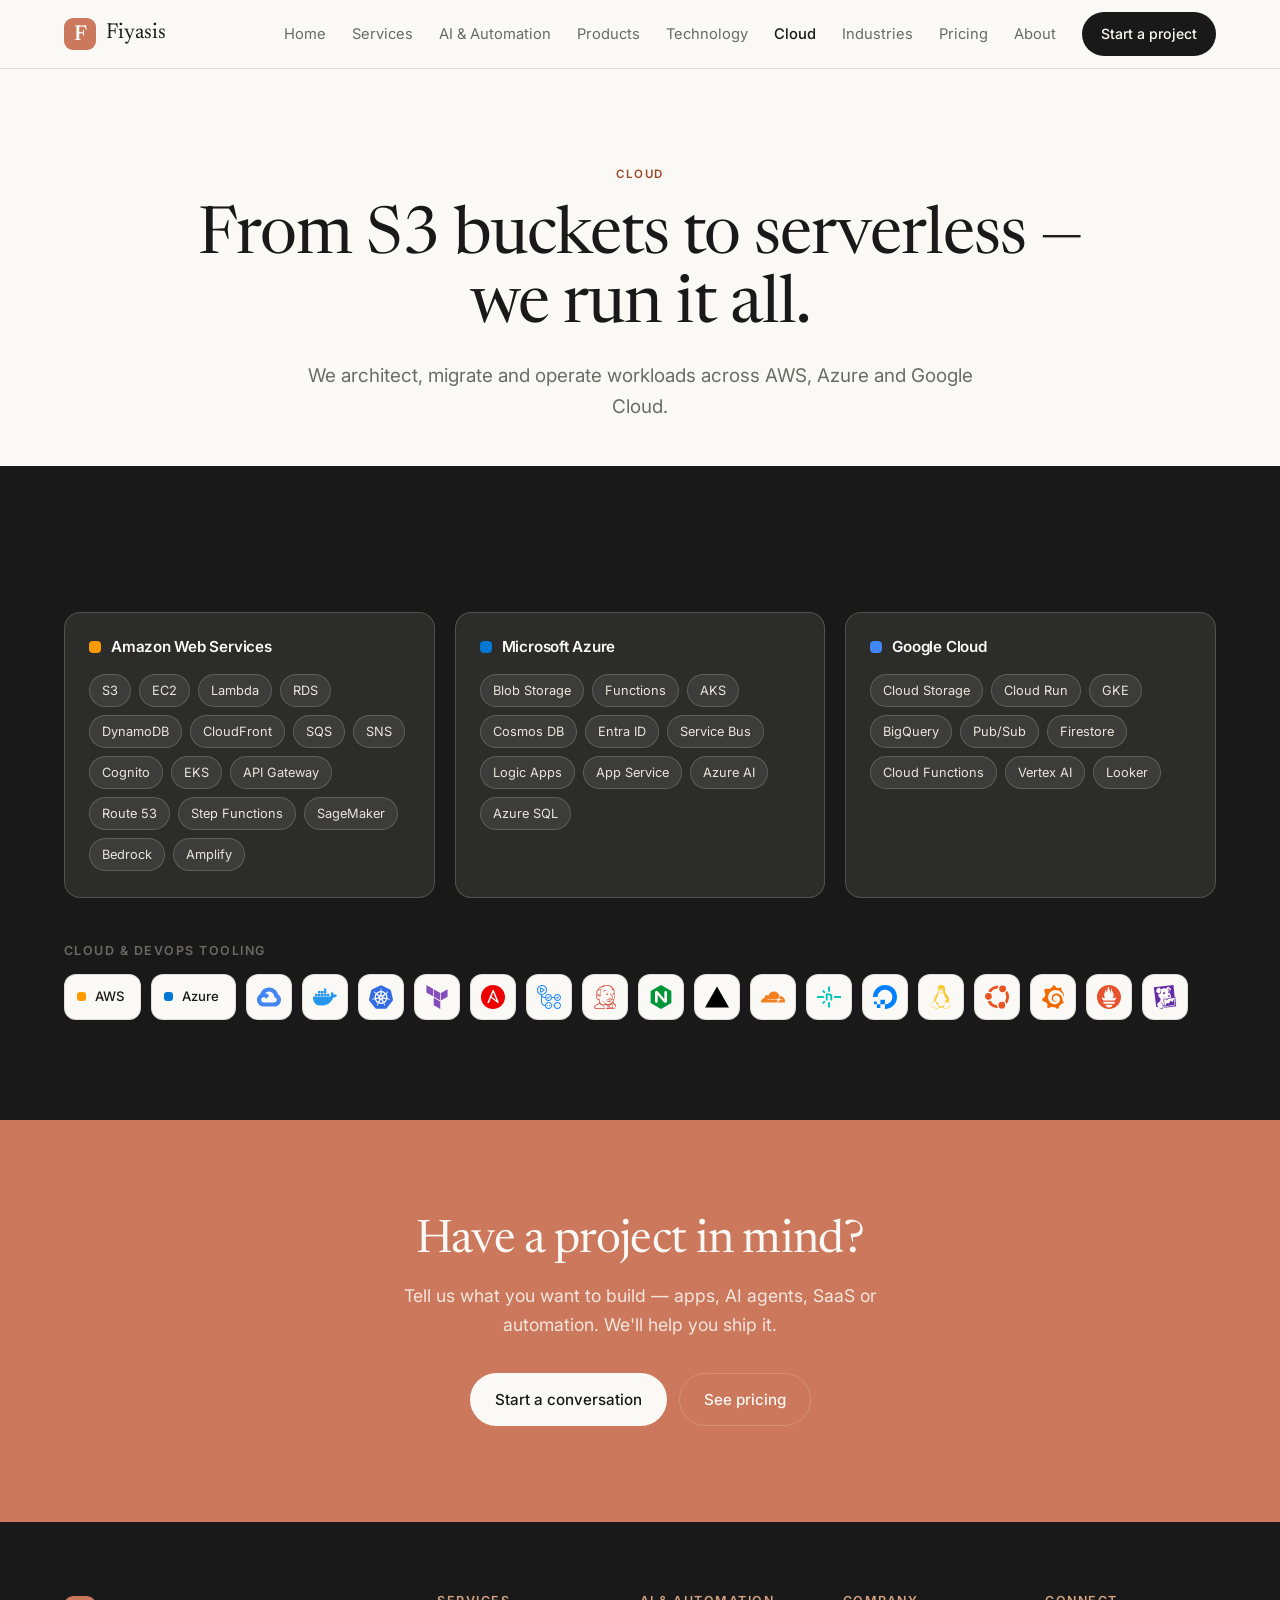
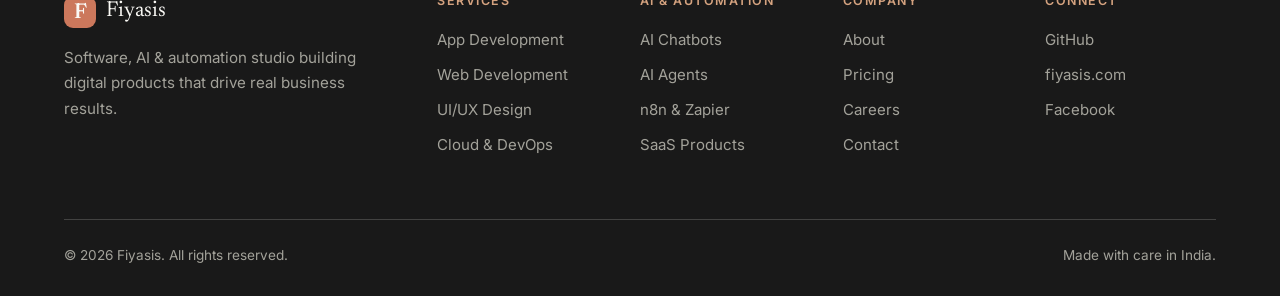
<file: cloud.html>
<!doctype html>
<html lang="en">
  <head>
    <meta charset="UTF-8" />
    <meta name="viewport" content="width=device-width, initial-scale=1.0" />
    <title>Cloud — Fiyasis</title>
    <meta name="description" content="AWS (S3, EC2, Lambda, DynamoDB), Microsoft Azure and Google Cloud services, plus DevOps tooling." />
    <link rel="icon" href="data:image/svg+xml,<svg xmlns='http://www.w3.org/2000/svg' viewBox='0 0 100 100'><rect width='100' height='100' rx='22' fill='%23CC785C'/><text x='50' y='72' font-size='64' text-anchor='middle' fill='%23FAF9F5' font-family='Georgia,serif' font-weight='700'>F</text></svg>" />
    <link rel="preconnect" href="https://fonts.googleapis.com" />
    <link rel="preconnect" href="https://fonts.gstatic.com" crossorigin />
    <link href="https://fonts.googleapis.com/css2?family=Newsreader:ital,opsz,wght@0,6..72,300;0,6..72,400;0,6..72,500;1,6..72,400&family=Inter:wght@400;500;600&family=JetBrains+Mono:wght@400;500&display=swap" rel="stylesheet" />
    <link rel="stylesheet" href="styles.css" />
  </head>
  <body>
    <svg width="0" height="0" style="position: absolute" aria-hidden="true">
      <symbol id="i-mobile" viewBox="0 0 24 24"><rect x="7" y="2" width="10" height="20" rx="2.5"/><line x1="11" y1="18" x2="13" y2="18"/></symbol>
      <symbol id="i-globe" viewBox="0 0 24 24"><circle cx="12" cy="12" r="9"/><path d="M3 12h18M12 3c2.5 2.5 2.5 15 0 18M12 3c-2.5 2.5-2.5 15 0 18"/></symbol>
      <symbol id="i-palette" viewBox="0 0 24 24"><path d="M12 3a9 9 0 0 0 0 18c1.2 0 2-.8 2-2 0-.6-.2-1-.6-1.4-.3-.4-.4-.8-.4-1.1 0-.8.7-1.5 1.5-1.5H16a5 5 0 0 0 5-5c0-3.9-4-7-9-7Z"/><circle cx="7.5" cy="11" r="1"/><circle cx="10" cy="7.5" r="1"/><circle cx="14.5" cy="7.5" r="1"/></symbol>
      <symbol id="i-cloud" viewBox="0 0 24 24"><path d="M7 18a4 4 0 0 1 0-8 5.5 5.5 0 0 1 10.6-1.5A3.5 3.5 0 0 1 18 18Z"/></symbol>
      <symbol id="i-cart" viewBox="0 0 24 24"><circle cx="9" cy="20" r="1.5"/><circle cx="18" cy="20" r="1.5"/><path d="M3 4h2l2.4 11h11L21 7H6"/></symbol>
      <symbol id="i-headset" viewBox="0 0 24 24"><path d="M4 13v-1a8 8 0 0 1 16 0v1"/><rect x="2.5" y="13" width="4" height="6" rx="1.5"/><rect x="17.5" y="13" width="4" height="6" rx="1.5"/><path d="M20 19a3 3 0 0 1-3 3h-3"/></symbol>
      <symbol id="i-robot" viewBox="0 0 24 24"><rect x="4" y="7" width="16" height="12" rx="3"/><line x1="12" y1="3" x2="12" y2="7"/><circle cx="12" cy="3" r="1.3"/><circle cx="9" cy="13" r="1.3"/><circle cx="15" cy="13" r="1.3"/></symbol>
      <symbol id="i-bolt" viewBox="0 0 24 24"><path d="M13 2 4 14h6l-1 8 9-12h-6l1-8Z"/></symbol>
      <symbol id="i-cog" viewBox="0 0 24 24"><circle cx="12" cy="12" r="3"/><path d="M12 2v3M12 19v3M2 12h3M19 12h3M4.9 4.9l2.1 2.1M17 17l2.1 2.1M19.1 4.9 17 7M7 17l-2.1 2.1"/></symbol>
      <symbol id="i-chart" viewBox="0 0 24 24"><path d="M4 20V10M10 20V4M16 20v-7M22 20H2"/></symbol>
      <symbol id="i-shield" viewBox="0 0 24 24"><path d="M12 3 5 6v6c0 5 3 7.5 7 9 4-1.5 7-4 7-9V6l-7-3Z"/></symbol>
      <symbol id="i-plug" viewBox="0 0 24 24"><path d="M9 3v5M15 3v5M7 8h10v4a5 5 0 0 1-10 0V8ZM12 17v4"/></symbol>
      <symbol id="i-arrow" viewBox="0 0 24 24"><path d="M5 12h14M13 6l6 6-6 6"/></symbol>
      <symbol id="i-terminal" viewBox="0 0 24 24"><rect x="3" y="4" width="18" height="16" rx="3"/><path d="M7 9l3 3-3 3M13 15h4"/></symbol>
      <symbol id="i-check" viewBox="0 0 24 24"><path d="M4 12.5 9.5 18 20 6"/></symbol>
    </svg>
    <header class="nav">
      <div class="wrap nav-inner">
        <a class="brand" href="index.html"><span class="mark">F</span><span class="brand-name">Fiyasis</span></a>
        <nav class="nav-links">
          <a href="index.html">Home</a>
          <a href="services.html">Services</a>
          <a href="ai-automation.html">AI & Automation</a>
          <a href="products.html">Products</a>
          <a href="technology.html">Technology</a>
          <a href="cloud.html" class="active">Cloud</a>
          <a href="industries.html">Industries</a>
          <a href="pricing.html">Pricing</a>
          <a href="about.html">About</a>
          <a class="btn btn-dark btn-sm" href="contact.html">Start a project</a>
        </nav>
        <button class="nav-toggle" type="button" aria-label="Toggle menu" aria-expanded="false">
          <span></span><span></span><span></span>
        </button>
      </div>
    </header>
    <main>
      <section class="page-hero">
        <div class="wrap">
          <p class="kicker">Cloud</p>
          <h1>From S3 buckets to serverless — we run it all.</h1>
          <p class="lede center">We architect, migrate and operate workloads across AWS, Azure and Google Cloud.</p>
        </div>
      </section>
      <section class="section band-slate">
        <div class="wrap">
          <div class="cloud-grid">
            <div class="cloud-card"><h4><span class="cloud-dot" style="--c:#FF9900"></span> Amazon Web Services</h4><ul><li>S3</li><li>EC2</li><li>Lambda</li><li>RDS</li><li>DynamoDB</li><li>CloudFront</li><li>SQS</li><li>SNS</li><li>Cognito</li><li>EKS</li><li>API Gateway</li><li>Route 53</li><li>Step Functions</li><li>SageMaker</li><li>Bedrock</li><li>Amplify</li></ul></div>
            <div class="cloud-card"><h4><span class="cloud-dot" style="--c:#0078D4"></span> Microsoft Azure</h4><ul><li>Blob Storage</li><li>Functions</li><li>AKS</li><li>Cosmos DB</li><li>Entra ID</li><li>Service Bus</li><li>Logic Apps</li><li>App Service</li><li>Azure AI</li><li>Azure SQL</li></ul></div>
            <div class="cloud-card"><h4><span class="cloud-dot" style="--c:#4285F4"></span> Google Cloud</h4><ul><li>Cloud Storage</li><li>Cloud Run</li><li>GKE</li><li>BigQuery</li><li>Pub/Sub</li><li>Firestore</li><li>Cloud Functions</li><li>Vertex AI</li><li>Looker</li></ul></div>
          </div>
          <div class="logogroups" style="margin-top:46px">
            <div class="logogroup"><h4>Cloud &amp; DevOps tooling</h4><div class="logos">      <span class="brandbadge" style="--c:#FF9900">AWS</span>
      <span class="brandbadge" style="--c:#0078D4">Azure</span>
      <img loading="lazy" src="assets/logos/googlecloud.svg" alt="googlecloud" title="googlecloud" />
      <img loading="lazy" src="assets/logos/docker.svg" alt="docker" title="docker" />
      <img loading="lazy" src="assets/logos/kubernetes.svg" alt="kubernetes" title="kubernetes" />
      <img loading="lazy" src="assets/logos/terraform.svg" alt="terraform" title="terraform" />
      <img loading="lazy" src="assets/logos/ansible.svg" alt="ansible" title="ansible" />
      <img loading="lazy" src="assets/logos/githubactions.svg" alt="githubactions" title="githubactions" />
      <img loading="lazy" src="assets/logos/jenkins.svg" alt="jenkins" title="jenkins" />
      <img loading="lazy" src="assets/logos/nginx.svg" alt="nginx" title="nginx" />
      <img loading="lazy" src="assets/logos/vercel.svg" alt="vercel" title="vercel" />
      <img loading="lazy" src="assets/logos/cloudflare.svg" alt="cloudflare" title="cloudflare" />
      <img loading="lazy" src="assets/logos/netlify.svg" alt="netlify" title="netlify" />
      <img loading="lazy" src="assets/logos/digitalocean.svg" alt="digitalocean" title="digitalocean" />
      <img loading="lazy" src="assets/logos/linux.svg" alt="linux" title="linux" />
      <img loading="lazy" src="assets/logos/ubuntu.svg" alt="ubuntu" title="ubuntu" />
      <img loading="lazy" src="assets/logos/grafana.svg" alt="grafana" title="grafana" />
      <img loading="lazy" src="assets/logos/prometheus.svg" alt="prometheus" title="prometheus" />
      <img loading="lazy" src="assets/logos/datadog.svg" alt="datadog" title="datadog" /></div></div>
          </div>
        </div>
      </section>
      <section class="cta-band">
        <div class="wrap">
          <h2>Have a project in mind?</h2>
          <p>Tell us what you want to build — apps, AI agents, SaaS or automation. We'll help you ship it.</p>
          <div class="hero-actions center">
            <a class="btn btn-light" href="contact.html">Start a conversation</a>
            <a class="btn btn-outline-light" href="pricing.html">See pricing</a>
          </div>
        </div>
      </section>
    </main>
    <footer class="footer">
      <div class="wrap footer-grid">
        <div class="footer-brand">
          <a class="brand" href="index.html"><span class="mark">F</span><span class="brand-name">Fiyasis</span></a>
          <p>Software, AI &amp; automation studio building digital products that drive real business results.</p>
        </div>
        <div><h5>Services</h5><ul><li><a href="services.html">App Development</a></li><li><a href="services.html">Web Development</a></li><li><a href="services.html">UI/UX Design</a></li><li><a href="cloud.html">Cloud &amp; DevOps</a></li></ul></div>
        <div><h5>AI &amp; Automation</h5><ul><li><a href="ai-automation.html">AI Chatbots</a></li><li><a href="ai-automation.html">AI Agents</a></li><li><a href="ai-automation.html">n8n &amp; Zapier</a></li><li><a href="products.html">SaaS Products</a></li></ul></div>
        <div><h5>Company</h5><ul><li><a href="about.html">About</a></li><li><a href="pricing.html">Pricing</a></li><li><a href="https://www.fiyasis.com/career">Careers</a></li><li><a href="contact.html">Contact</a></li></ul></div>
        <div><h5>Connect</h5><ul><li><a href="https://github.com/fiyasis">GitHub</a></li><li><a href="https://www.fiyasis.com">fiyasis.com</a></li><li><a href="https://www.facebook.com/fiyasys">Facebook</a></li></ul></div>
      </div>
      <div class="wrap copyright">
        <span>© <span id="year"></span> Fiyasis. All rights reserved.</span>
        <span>Made with care in India.</span>
      </div>
    </footer>
    <script>document.getElementById("year").textContent = new Date().getFullYear();</script>
    <script src="assets/site.js"></script>
  </body>
</html>
</file>
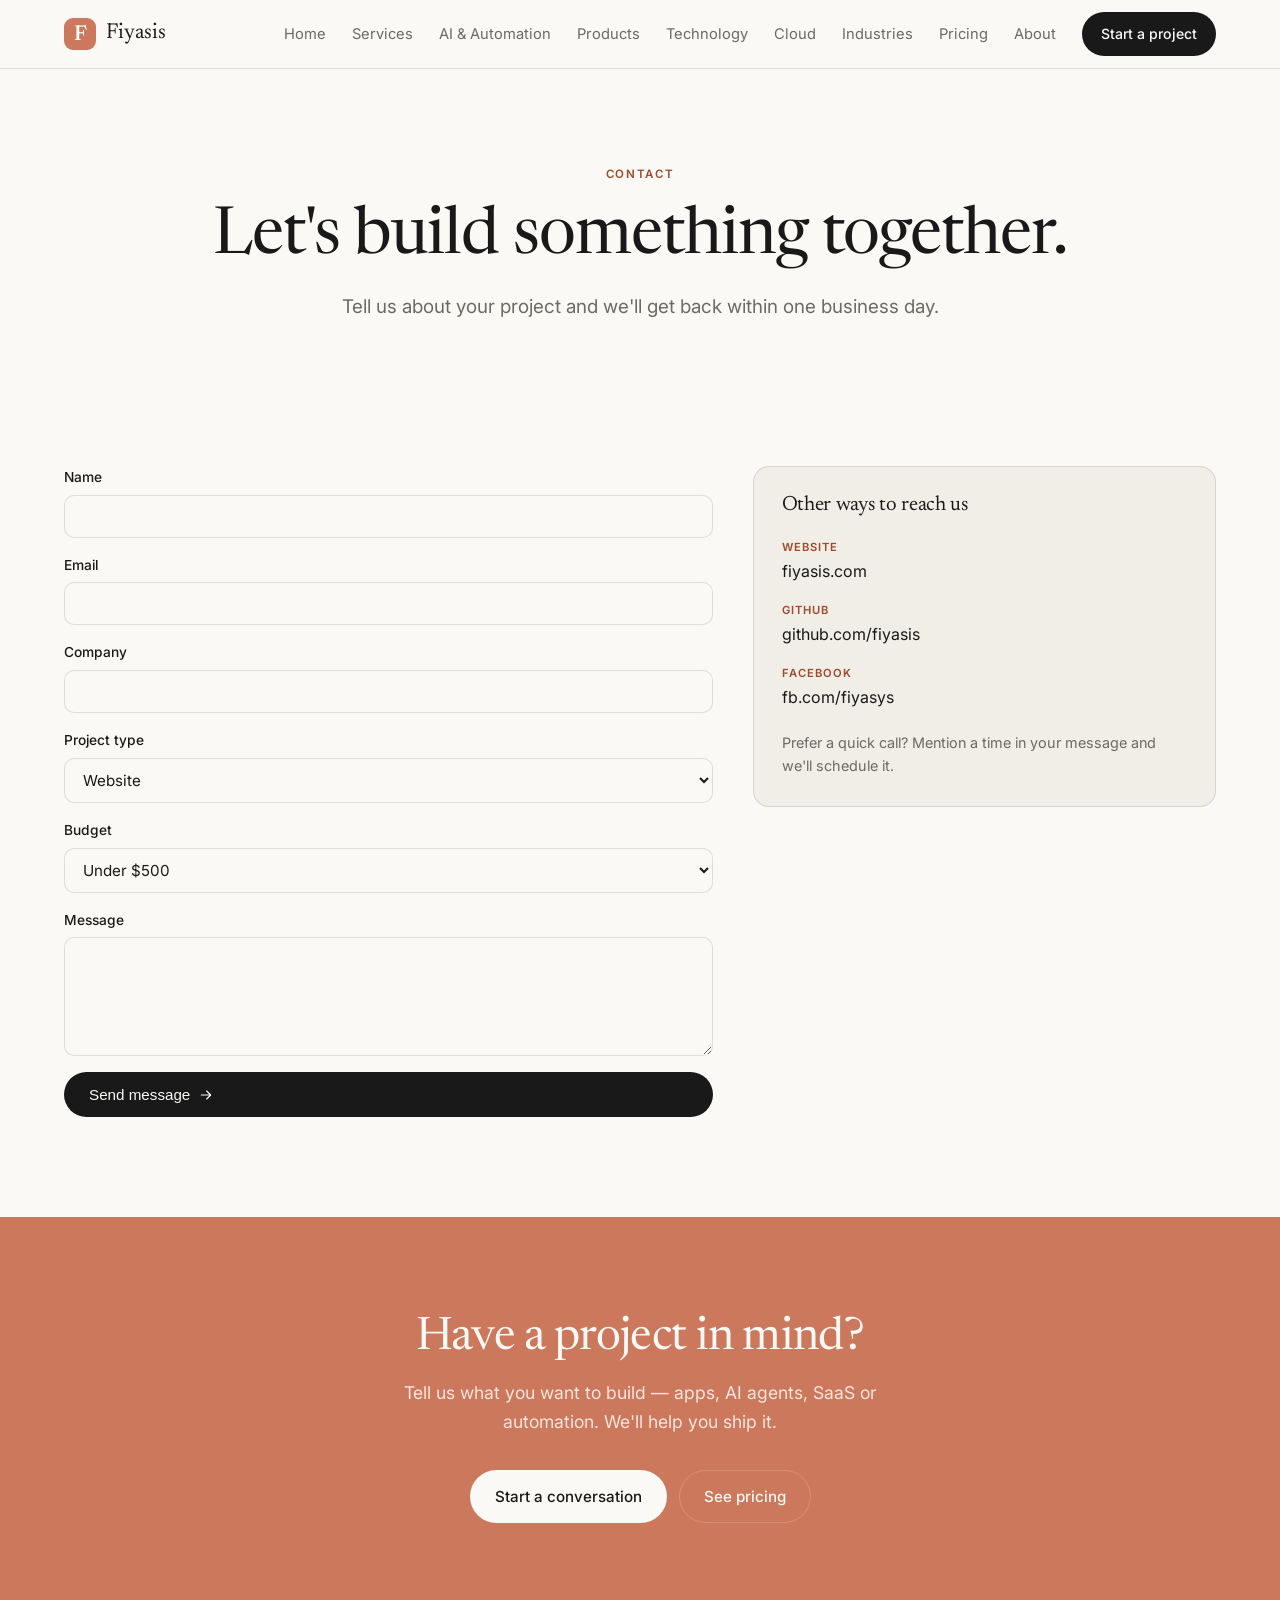
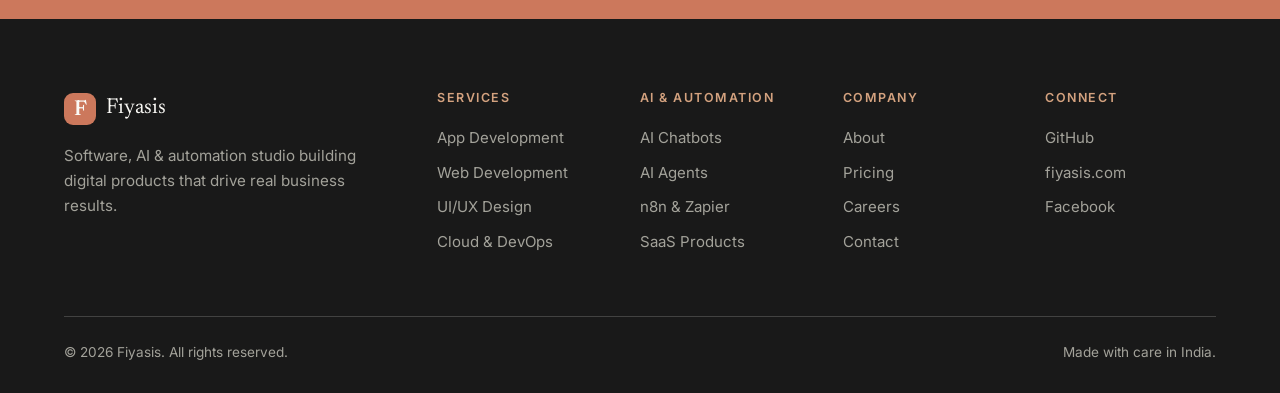
<file: contact.html>
<!doctype html>
<html lang="en">
  <head>
    <meta charset="UTF-8" />
    <meta name="viewport" content="width=device-width, initial-scale=1.0" />
    <title>Contact — Fiyasis</title>
    <meta name="description" content="Contact Fiyasis to start your app, website, AI or automation project." />
    <link rel="icon" href="data:image/svg+xml,<svg xmlns='http://www.w3.org/2000/svg' viewBox='0 0 100 100'><rect width='100' height='100' rx='22' fill='%23CC785C'/><text x='50' y='72' font-size='64' text-anchor='middle' fill='%23FAF9F5' font-family='Georgia,serif' font-weight='700'>F</text></svg>" />
    <link rel="preconnect" href="https://fonts.googleapis.com" />
    <link rel="preconnect" href="https://fonts.gstatic.com" crossorigin />
    <link href="https://fonts.googleapis.com/css2?family=Newsreader:ital,opsz,wght@0,6..72,300;0,6..72,400;0,6..72,500;1,6..72,400&family=Inter:wght@400;500;600&family=JetBrains+Mono:wght@400;500&display=swap" rel="stylesheet" />
    <link rel="stylesheet" href="styles.css" />
  </head>
  <body>
    <svg width="0" height="0" style="position: absolute" aria-hidden="true">
      <symbol id="i-mobile" viewBox="0 0 24 24"><rect x="7" y="2" width="10" height="20" rx="2.5"/><line x1="11" y1="18" x2="13" y2="18"/></symbol>
      <symbol id="i-globe" viewBox="0 0 24 24"><circle cx="12" cy="12" r="9"/><path d="M3 12h18M12 3c2.5 2.5 2.5 15 0 18M12 3c-2.5 2.5-2.5 15 0 18"/></symbol>
      <symbol id="i-palette" viewBox="0 0 24 24"><path d="M12 3a9 9 0 0 0 0 18c1.2 0 2-.8 2-2 0-.6-.2-1-.6-1.4-.3-.4-.4-.8-.4-1.1 0-.8.7-1.5 1.5-1.5H16a5 5 0 0 0 5-5c0-3.9-4-7-9-7Z"/><circle cx="7.5" cy="11" r="1"/><circle cx="10" cy="7.5" r="1"/><circle cx="14.5" cy="7.5" r="1"/></symbol>
      <symbol id="i-cloud" viewBox="0 0 24 24"><path d="M7 18a4 4 0 0 1 0-8 5.5 5.5 0 0 1 10.6-1.5A3.5 3.5 0 0 1 18 18Z"/></symbol>
      <symbol id="i-cart" viewBox="0 0 24 24"><circle cx="9" cy="20" r="1.5"/><circle cx="18" cy="20" r="1.5"/><path d="M3 4h2l2.4 11h11L21 7H6"/></symbol>
      <symbol id="i-headset" viewBox="0 0 24 24"><path d="M4 13v-1a8 8 0 0 1 16 0v1"/><rect x="2.5" y="13" width="4" height="6" rx="1.5"/><rect x="17.5" y="13" width="4" height="6" rx="1.5"/><path d="M20 19a3 3 0 0 1-3 3h-3"/></symbol>
      <symbol id="i-robot" viewBox="0 0 24 24"><rect x="4" y="7" width="16" height="12" rx="3"/><line x1="12" y1="3" x2="12" y2="7"/><circle cx="12" cy="3" r="1.3"/><circle cx="9" cy="13" r="1.3"/><circle cx="15" cy="13" r="1.3"/></symbol>
      <symbol id="i-bolt" viewBox="0 0 24 24"><path d="M13 2 4 14h6l-1 8 9-12h-6l1-8Z"/></symbol>
      <symbol id="i-cog" viewBox="0 0 24 24"><circle cx="12" cy="12" r="3"/><path d="M12 2v3M12 19v3M2 12h3M19 12h3M4.9 4.9l2.1 2.1M17 17l2.1 2.1M19.1 4.9 17 7M7 17l-2.1 2.1"/></symbol>
      <symbol id="i-chart" viewBox="0 0 24 24"><path d="M4 20V10M10 20V4M16 20v-7M22 20H2"/></symbol>
      <symbol id="i-shield" viewBox="0 0 24 24"><path d="M12 3 5 6v6c0 5 3 7.5 7 9 4-1.5 7-4 7-9V6l-7-3Z"/></symbol>
      <symbol id="i-plug" viewBox="0 0 24 24"><path d="M9 3v5M15 3v5M7 8h10v4a5 5 0 0 1-10 0V8ZM12 17v4"/></symbol>
      <symbol id="i-arrow" viewBox="0 0 24 24"><path d="M5 12h14M13 6l6 6-6 6"/></symbol>
      <symbol id="i-terminal" viewBox="0 0 24 24"><rect x="3" y="4" width="18" height="16" rx="3"/><path d="M7 9l3 3-3 3M13 15h4"/></symbol>
      <symbol id="i-check" viewBox="0 0 24 24"><path d="M4 12.5 9.5 18 20 6"/></symbol>
    </svg>
    <header class="nav">
      <div class="wrap nav-inner">
        <a class="brand" href="index.html"><span class="mark">F</span><span class="brand-name">Fiyasis</span></a>
        <nav class="nav-links">
          <a href="index.html">Home</a>
          <a href="services.html">Services</a>
          <a href="ai-automation.html">AI & Automation</a>
          <a href="products.html">Products</a>
          <a href="technology.html">Technology</a>
          <a href="cloud.html">Cloud</a>
          <a href="industries.html">Industries</a>
          <a href="pricing.html">Pricing</a>
          <a href="about.html">About</a>
          <a class="btn btn-dark btn-sm" href="contact.html">Start a project</a>
        </nav>
        <button class="nav-toggle" type="button" aria-label="Toggle menu" aria-expanded="false">
          <span></span><span></span><span></span>
        </button>
      </div>
    </header>
    <main>
      <section class="page-hero">
        <div class="wrap">
          <p class="kicker">Contact</p>
          <h1>Let's build something together.</h1>
          <p class="lede center">Tell us about your project and we'll get back within one business day.</p>
        </div>
      </section>
      <section class="section">
        <div class="wrap contact-grid">
          <form class="contact-form" action="https://www.fiyasis.com/contact-us" method="get">
            <label>Name<input type="text" name="name" required /></label>
            <label>Email<input type="email" name="email" required /></label>
            <label>Company<input type="text" name="company" /></label>
            <label>Project type
              <select name="service">
                <option>Website</option><option>Web App</option><option>Mobile App</option>
                <option>AI Chatbot</option><option>AI Agents</option><option>Automation</option>
                <option>E-commerce</option><option>SaaS Product</option><option>Other</option>
              </select>
            </label>
            <label>Budget
              <select name="budget">
                <option>Under $500</option><option>$500 – $1,000</option><option>$1,000 – $3,000</option>
                <option>$3,000 – $8,000</option><option>$8,000+</option>
              </select>
            </label>
            <label>Message<textarea name="message" rows="5" required></textarea></label>
            <button class="btn btn-dark" type="submit">Send message <svg class="ic"><use href="#i-arrow"/></svg></button>
          </form>
          <aside class="contact-side">
            <h3>Other ways to reach us</h3>
            <ul>
              <li><strong>Website</strong><a href="https://www.fiyasis.com">fiyasis.com</a></li>
              <li><strong>GitHub</strong><a href="https://github.com/fiyasis">github.com/fiyasis</a></li>
              <li><strong>Facebook</strong><a href="https://www.facebook.com/fiyasys">fb.com/fiyasys</a></li>
            </ul>
            <p class="contact-note">Prefer a quick call? Mention a time in your message and we'll schedule it.</p>
          </aside>
        </div>
      </section>
      <section class="cta-band">
        <div class="wrap">
          <h2>Have a project in mind?</h2>
          <p>Tell us what you want to build — apps, AI agents, SaaS or automation. We'll help you ship it.</p>
          <div class="hero-actions center">
            <a class="btn btn-light" href="contact.html">Start a conversation</a>
            <a class="btn btn-outline-light" href="pricing.html">See pricing</a>
          </div>
        </div>
      </section>
    </main>
    <footer class="footer">
      <div class="wrap footer-grid">
        <div class="footer-brand">
          <a class="brand" href="index.html"><span class="mark">F</span><span class="brand-name">Fiyasis</span></a>
          <p>Software, AI &amp; automation studio building digital products that drive real business results.</p>
        </div>
        <div><h5>Services</h5><ul><li><a href="services.html">App Development</a></li><li><a href="services.html">Web Development</a></li><li><a href="services.html">UI/UX Design</a></li><li><a href="cloud.html">Cloud &amp; DevOps</a></li></ul></div>
        <div><h5>AI &amp; Automation</h5><ul><li><a href="ai-automation.html">AI Chatbots</a></li><li><a href="ai-automation.html">AI Agents</a></li><li><a href="ai-automation.html">n8n &amp; Zapier</a></li><li><a href="products.html">SaaS Products</a></li></ul></div>
        <div><h5>Company</h5><ul><li><a href="about.html">About</a></li><li><a href="pricing.html">Pricing</a></li><li><a href="https://www.fiyasis.com/career">Careers</a></li><li><a href="contact.html">Contact</a></li></ul></div>
        <div><h5>Connect</h5><ul><li><a href="https://github.com/fiyasis">GitHub</a></li><li><a href="https://www.fiyasis.com">fiyasis.com</a></li><li><a href="https://www.facebook.com/fiyasys">Facebook</a></li></ul></div>
      </div>
      <div class="wrap copyright">
        <span>© <span id="year"></span> Fiyasis. All rights reserved.</span>
        <span>Made with care in India.</span>
      </div>
    </footer>
    <script>document.getElementById("year").textContent = new Date().getFullYear();</script>
    <script src="assets/site.js"></script>
  </body>
</html>
</file>
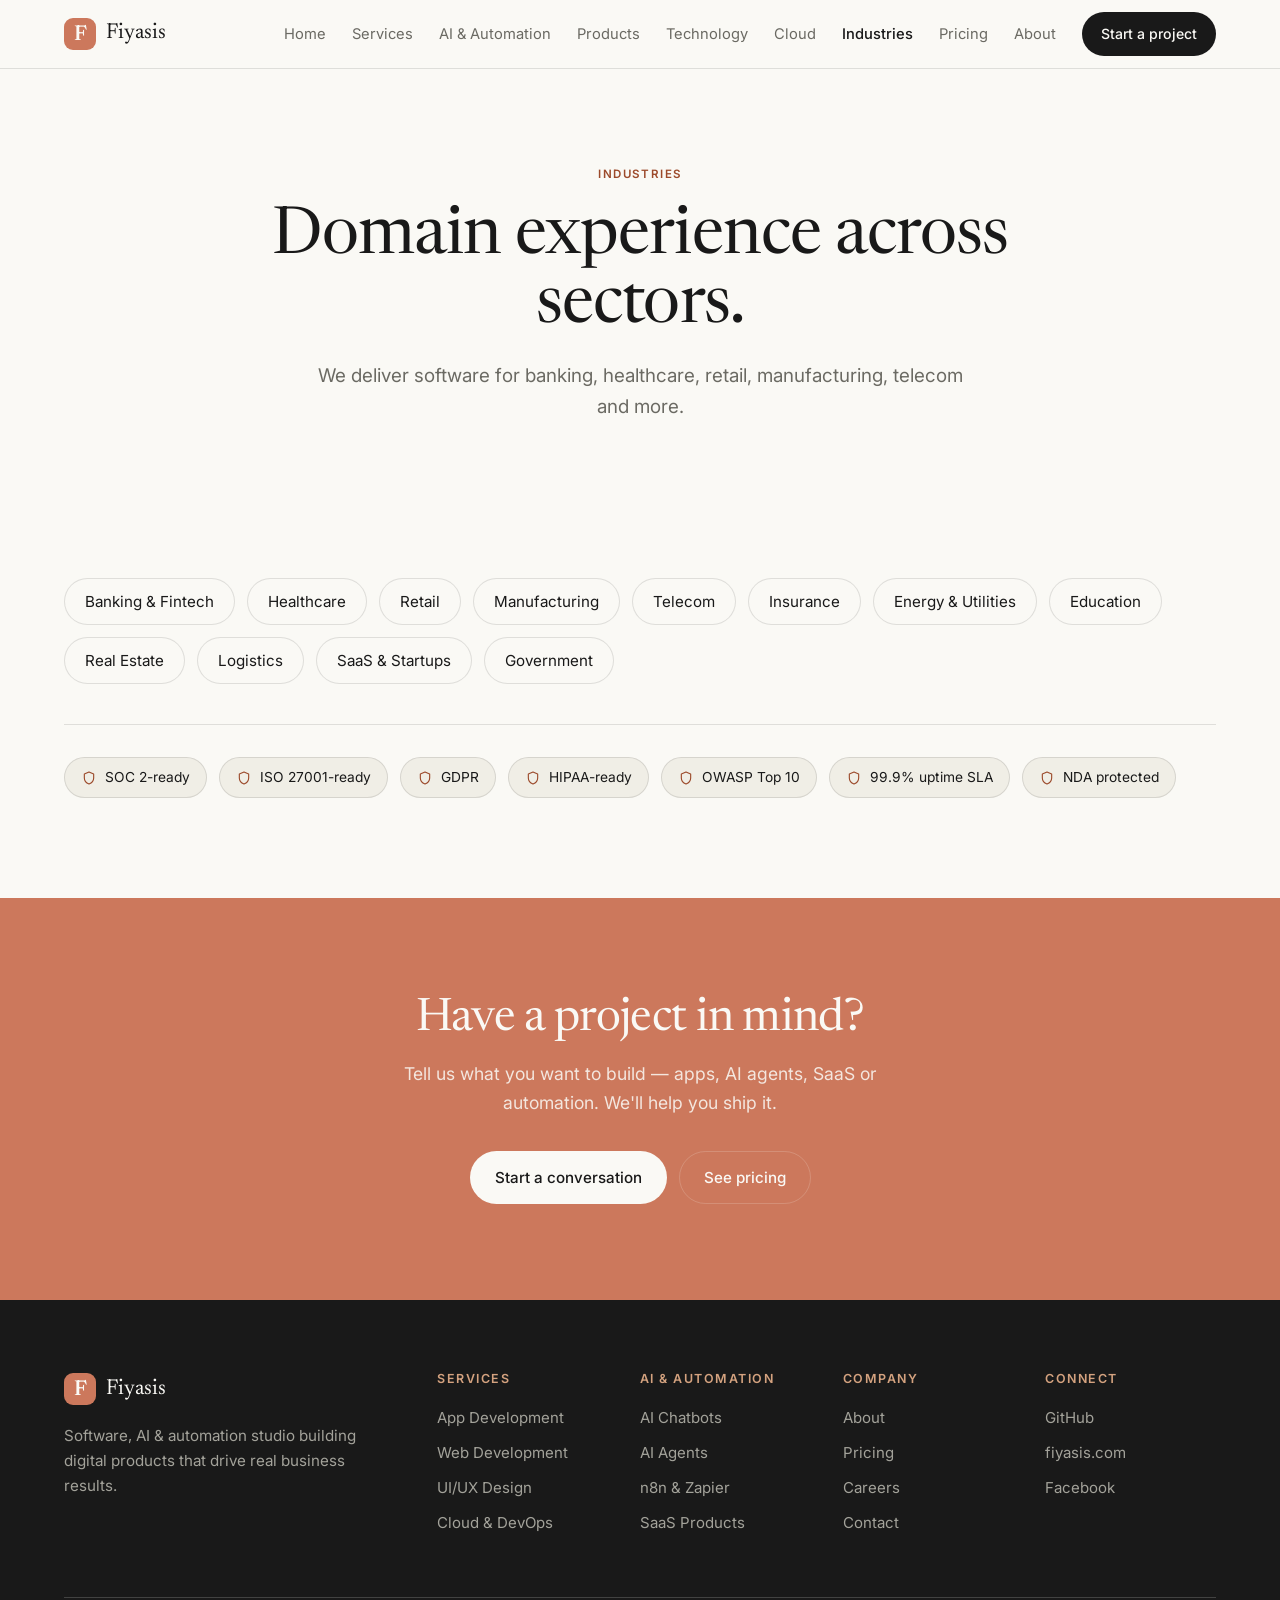
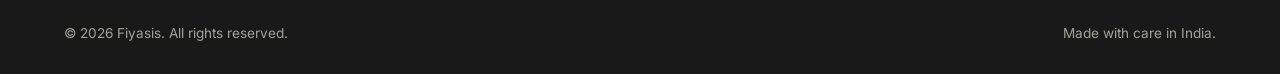
<file: industries.html>
<!doctype html>
<html lang="en">
  <head>
    <meta charset="UTF-8" />
    <meta name="viewport" content="width=device-width, initial-scale=1.0" />
    <title>Industries — Fiyasis</title>
    <meta name="description" content="Banking, healthcare, retail, manufacturing, telecom, insurance, education and more." />
    <link rel="icon" href="data:image/svg+xml,<svg xmlns='http://www.w3.org/2000/svg' viewBox='0 0 100 100'><rect width='100' height='100' rx='22' fill='%23CC785C'/><text x='50' y='72' font-size='64' text-anchor='middle' fill='%23FAF9F5' font-family='Georgia,serif' font-weight='700'>F</text></svg>" />
    <link rel="preconnect" href="https://fonts.googleapis.com" />
    <link rel="preconnect" href="https://fonts.gstatic.com" crossorigin />
    <link href="https://fonts.googleapis.com/css2?family=Newsreader:ital,opsz,wght@0,6..72,300;0,6..72,400;0,6..72,500;1,6..72,400&family=Inter:wght@400;500;600&family=JetBrains+Mono:wght@400;500&display=swap" rel="stylesheet" />
    <link rel="stylesheet" href="styles.css" />
  </head>
  <body>
    <svg width="0" height="0" style="position: absolute" aria-hidden="true">
      <symbol id="i-mobile" viewBox="0 0 24 24"><rect x="7" y="2" width="10" height="20" rx="2.5"/><line x1="11" y1="18" x2="13" y2="18"/></symbol>
      <symbol id="i-globe" viewBox="0 0 24 24"><circle cx="12" cy="12" r="9"/><path d="M3 12h18M12 3c2.5 2.5 2.5 15 0 18M12 3c-2.5 2.5-2.5 15 0 18"/></symbol>
      <symbol id="i-palette" viewBox="0 0 24 24"><path d="M12 3a9 9 0 0 0 0 18c1.2 0 2-.8 2-2 0-.6-.2-1-.6-1.4-.3-.4-.4-.8-.4-1.1 0-.8.7-1.5 1.5-1.5H16a5 5 0 0 0 5-5c0-3.9-4-7-9-7Z"/><circle cx="7.5" cy="11" r="1"/><circle cx="10" cy="7.5" r="1"/><circle cx="14.5" cy="7.5" r="1"/></symbol>
      <symbol id="i-cloud" viewBox="0 0 24 24"><path d="M7 18a4 4 0 0 1 0-8 5.5 5.5 0 0 1 10.6-1.5A3.5 3.5 0 0 1 18 18Z"/></symbol>
      <symbol id="i-cart" viewBox="0 0 24 24"><circle cx="9" cy="20" r="1.5"/><circle cx="18" cy="20" r="1.5"/><path d="M3 4h2l2.4 11h11L21 7H6"/></symbol>
      <symbol id="i-headset" viewBox="0 0 24 24"><path d="M4 13v-1a8 8 0 0 1 16 0v1"/><rect x="2.5" y="13" width="4" height="6" rx="1.5"/><rect x="17.5" y="13" width="4" height="6" rx="1.5"/><path d="M20 19a3 3 0 0 1-3 3h-3"/></symbol>
      <symbol id="i-robot" viewBox="0 0 24 24"><rect x="4" y="7" width="16" height="12" rx="3"/><line x1="12" y1="3" x2="12" y2="7"/><circle cx="12" cy="3" r="1.3"/><circle cx="9" cy="13" r="1.3"/><circle cx="15" cy="13" r="1.3"/></symbol>
      <symbol id="i-bolt" viewBox="0 0 24 24"><path d="M13 2 4 14h6l-1 8 9-12h-6l1-8Z"/></symbol>
      <symbol id="i-cog" viewBox="0 0 24 24"><circle cx="12" cy="12" r="3"/><path d="M12 2v3M12 19v3M2 12h3M19 12h3M4.9 4.9l2.1 2.1M17 17l2.1 2.1M19.1 4.9 17 7M7 17l-2.1 2.1"/></symbol>
      <symbol id="i-chart" viewBox="0 0 24 24"><path d="M4 20V10M10 20V4M16 20v-7M22 20H2"/></symbol>
      <symbol id="i-shield" viewBox="0 0 24 24"><path d="M12 3 5 6v6c0 5 3 7.5 7 9 4-1.5 7-4 7-9V6l-7-3Z"/></symbol>
      <symbol id="i-plug" viewBox="0 0 24 24"><path d="M9 3v5M15 3v5M7 8h10v4a5 5 0 0 1-10 0V8ZM12 17v4"/></symbol>
      <symbol id="i-arrow" viewBox="0 0 24 24"><path d="M5 12h14M13 6l6 6-6 6"/></symbol>
      <symbol id="i-terminal" viewBox="0 0 24 24"><rect x="3" y="4" width="18" height="16" rx="3"/><path d="M7 9l3 3-3 3M13 15h4"/></symbol>
      <symbol id="i-check" viewBox="0 0 24 24"><path d="M4 12.5 9.5 18 20 6"/></symbol>
    </svg>
    <header class="nav">
      <div class="wrap nav-inner">
        <a class="brand" href="index.html"><span class="mark">F</span><span class="brand-name">Fiyasis</span></a>
        <nav class="nav-links">
          <a href="index.html">Home</a>
          <a href="services.html">Services</a>
          <a href="ai-automation.html">AI & Automation</a>
          <a href="products.html">Products</a>
          <a href="technology.html">Technology</a>
          <a href="cloud.html">Cloud</a>
          <a href="industries.html" class="active">Industries</a>
          <a href="pricing.html">Pricing</a>
          <a href="about.html">About</a>
          <a class="btn btn-dark btn-sm" href="contact.html">Start a project</a>
        </nav>
        <button class="nav-toggle" type="button" aria-label="Toggle menu" aria-expanded="false">
          <span></span><span></span><span></span>
        </button>
      </div>
    </header>
    <main>
      <section class="page-hero">
        <div class="wrap">
          <p class="kicker">Industries</p>
          <h1>Domain experience across sectors.</h1>
          <p class="lede center">We deliver software for banking, healthcare, retail, manufacturing, telecom and more.</p>
        </div>
      </section>
      <section class="section">
        <div class="wrap">
          <div class="industries">
            <span>Banking &amp; Fintech</span><span>Healthcare</span><span>Retail</span><span>Manufacturing</span><span>Telecom</span><span>Insurance</span><span>Energy &amp; Utilities</span><span>Education</span><span>Real Estate</span><span>Logistics</span><span>SaaS &amp; Startups</span><span>Government</span>
          </div>
          <div class="trust">
            <span class="trust-badge"><svg class="ic"><use href="#i-shield"/></svg> SOC 2-ready</span>
            <span class="trust-badge"><svg class="ic"><use href="#i-shield"/></svg> ISO 27001-ready</span>
            <span class="trust-badge"><svg class="ic"><use href="#i-shield"/></svg> GDPR</span>
            <span class="trust-badge"><svg class="ic"><use href="#i-shield"/></svg> HIPAA-ready</span>
            <span class="trust-badge"><svg class="ic"><use href="#i-shield"/></svg> OWASP Top 10</span>
            <span class="trust-badge"><svg class="ic"><use href="#i-shield"/></svg> 99.9% uptime SLA</span>
            <span class="trust-badge"><svg class="ic"><use href="#i-shield"/></svg> NDA protected</span>
          </div>
        </div>
      </section>
      <section class="cta-band">
        <div class="wrap">
          <h2>Have a project in mind?</h2>
          <p>Tell us what you want to build — apps, AI agents, SaaS or automation. We'll help you ship it.</p>
          <div class="hero-actions center">
            <a class="btn btn-light" href="contact.html">Start a conversation</a>
            <a class="btn btn-outline-light" href="pricing.html">See pricing</a>
          </div>
        </div>
      </section>
    </main>
    <footer class="footer">
      <div class="wrap footer-grid">
        <div class="footer-brand">
          <a class="brand" href="index.html"><span class="mark">F</span><span class="brand-name">Fiyasis</span></a>
          <p>Software, AI &amp; automation studio building digital products that drive real business results.</p>
        </div>
        <div><h5>Services</h5><ul><li><a href="services.html">App Development</a></li><li><a href="services.html">Web Development</a></li><li><a href="services.html">UI/UX Design</a></li><li><a href="cloud.html">Cloud &amp; DevOps</a></li></ul></div>
        <div><h5>AI &amp; Automation</h5><ul><li><a href="ai-automation.html">AI Chatbots</a></li><li><a href="ai-automation.html">AI Agents</a></li><li><a href="ai-automation.html">n8n &amp; Zapier</a></li><li><a href="products.html">SaaS Products</a></li></ul></div>
        <div><h5>Company</h5><ul><li><a href="about.html">About</a></li><li><a href="pricing.html">Pricing</a></li><li><a href="https://www.fiyasis.com/career">Careers</a></li><li><a href="contact.html">Contact</a></li></ul></div>
        <div><h5>Connect</h5><ul><li><a href="https://github.com/fiyasis">GitHub</a></li><li><a href="https://www.fiyasis.com">fiyasis.com</a></li><li><a href="https://www.facebook.com/fiyasys">Facebook</a></li></ul></div>
      </div>
      <div class="wrap copyright">
        <span>© <span id="year"></span> Fiyasis. All rights reserved.</span>
        <span>Made with care in India.</span>
      </div>
    </footer>
    <script>document.getElementById("year").textContent = new Date().getFullYear();</script>
    <script src="assets/site.js"></script>
  </body>
</html>
</file>
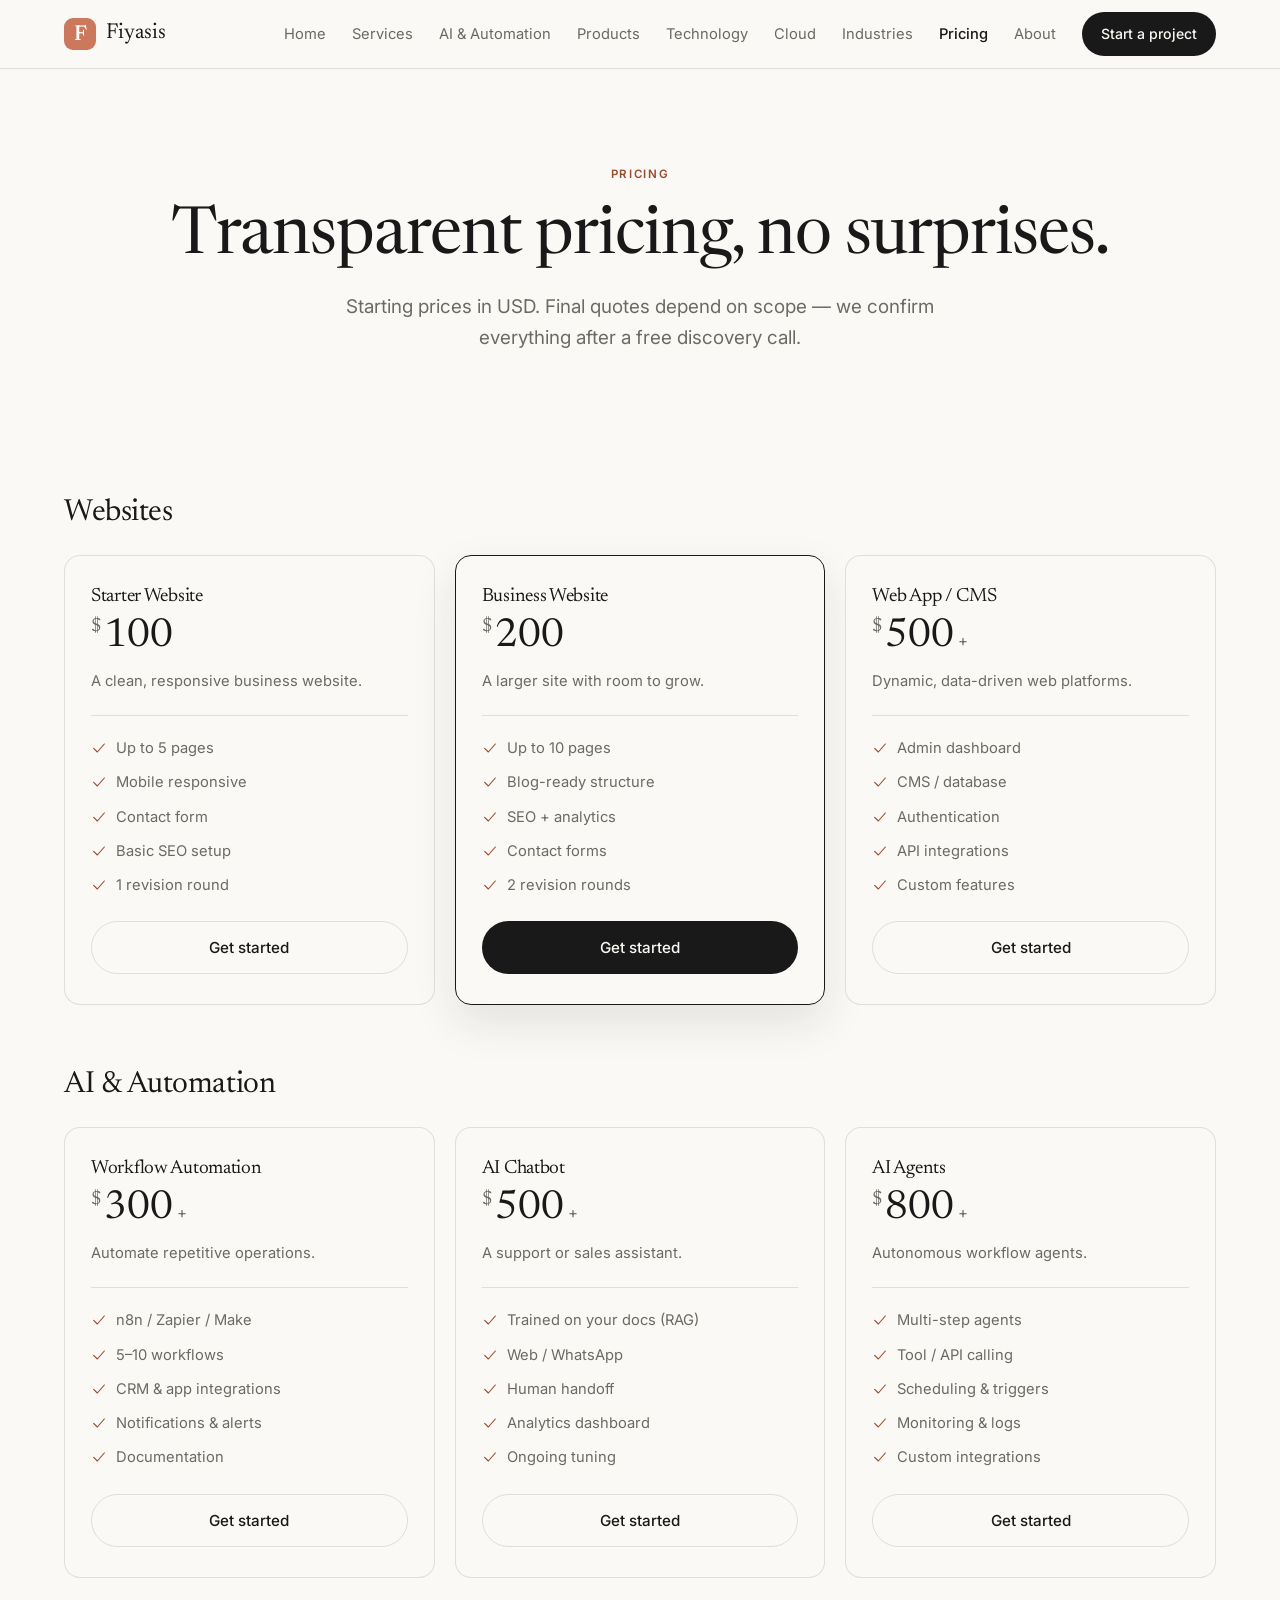
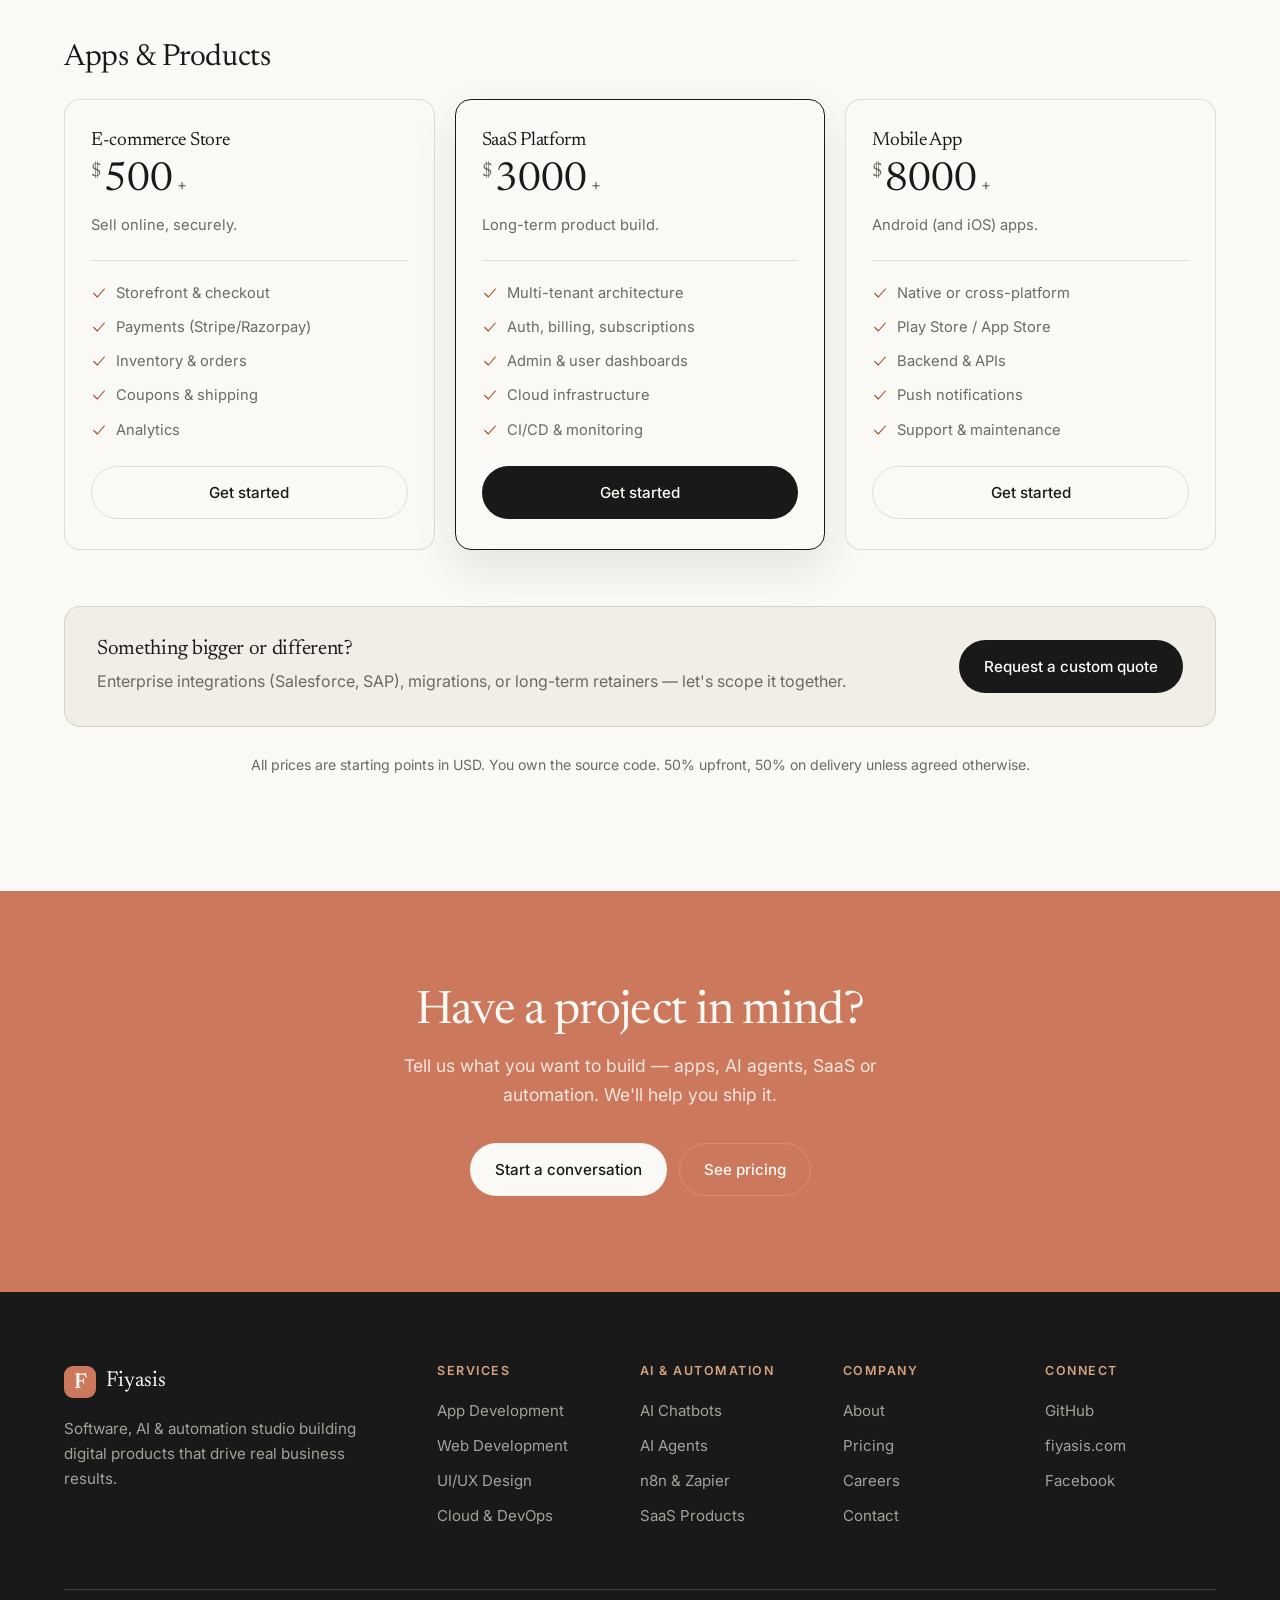
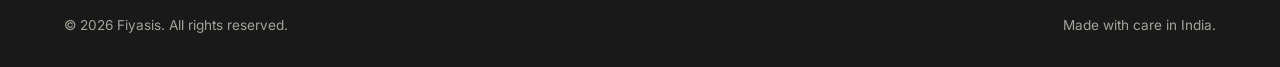
<file: pricing.html>
<!doctype html>
<html lang="en">
  <head>
    <meta charset="UTF-8" />
    <meta name="viewport" content="width=device-width, initial-scale=1.0" />
    <title>Pricing — Fiyasis</title>
    <meta name="description" content="Transparent starting prices for websites, AI, automation, apps and SaaS products." />
    <link rel="icon" href="data:image/svg+xml,<svg xmlns='http://www.w3.org/2000/svg' viewBox='0 0 100 100'><rect width='100' height='100' rx='22' fill='%23CC785C'/><text x='50' y='72' font-size='64' text-anchor='middle' fill='%23FAF9F5' font-family='Georgia,serif' font-weight='700'>F</text></svg>" />
    <link rel="preconnect" href="https://fonts.googleapis.com" />
    <link rel="preconnect" href="https://fonts.gstatic.com" crossorigin />
    <link href="https://fonts.googleapis.com/css2?family=Newsreader:ital,opsz,wght@0,6..72,300;0,6..72,400;0,6..72,500;1,6..72,400&family=Inter:wght@400;500;600&family=JetBrains+Mono:wght@400;500&display=swap" rel="stylesheet" />
    <link rel="stylesheet" href="styles.css" />
  </head>
  <body>
    <svg width="0" height="0" style="position: absolute" aria-hidden="true">
      <symbol id="i-mobile" viewBox="0 0 24 24"><rect x="7" y="2" width="10" height="20" rx="2.5"/><line x1="11" y1="18" x2="13" y2="18"/></symbol>
      <symbol id="i-globe" viewBox="0 0 24 24"><circle cx="12" cy="12" r="9"/><path d="M3 12h18M12 3c2.5 2.5 2.5 15 0 18M12 3c-2.5 2.5-2.5 15 0 18"/></symbol>
      <symbol id="i-palette" viewBox="0 0 24 24"><path d="M12 3a9 9 0 0 0 0 18c1.2 0 2-.8 2-2 0-.6-.2-1-.6-1.4-.3-.4-.4-.8-.4-1.1 0-.8.7-1.5 1.5-1.5H16a5 5 0 0 0 5-5c0-3.9-4-7-9-7Z"/><circle cx="7.5" cy="11" r="1"/><circle cx="10" cy="7.5" r="1"/><circle cx="14.5" cy="7.5" r="1"/></symbol>
      <symbol id="i-cloud" viewBox="0 0 24 24"><path d="M7 18a4 4 0 0 1 0-8 5.5 5.5 0 0 1 10.6-1.5A3.5 3.5 0 0 1 18 18Z"/></symbol>
      <symbol id="i-cart" viewBox="0 0 24 24"><circle cx="9" cy="20" r="1.5"/><circle cx="18" cy="20" r="1.5"/><path d="M3 4h2l2.4 11h11L21 7H6"/></symbol>
      <symbol id="i-headset" viewBox="0 0 24 24"><path d="M4 13v-1a8 8 0 0 1 16 0v1"/><rect x="2.5" y="13" width="4" height="6" rx="1.5"/><rect x="17.5" y="13" width="4" height="6" rx="1.5"/><path d="M20 19a3 3 0 0 1-3 3h-3"/></symbol>
      <symbol id="i-robot" viewBox="0 0 24 24"><rect x="4" y="7" width="16" height="12" rx="3"/><line x1="12" y1="3" x2="12" y2="7"/><circle cx="12" cy="3" r="1.3"/><circle cx="9" cy="13" r="1.3"/><circle cx="15" cy="13" r="1.3"/></symbol>
      <symbol id="i-bolt" viewBox="0 0 24 24"><path d="M13 2 4 14h6l-1 8 9-12h-6l1-8Z"/></symbol>
      <symbol id="i-cog" viewBox="0 0 24 24"><circle cx="12" cy="12" r="3"/><path d="M12 2v3M12 19v3M2 12h3M19 12h3M4.9 4.9l2.1 2.1M17 17l2.1 2.1M19.1 4.9 17 7M7 17l-2.1 2.1"/></symbol>
      <symbol id="i-chart" viewBox="0 0 24 24"><path d="M4 20V10M10 20V4M16 20v-7M22 20H2"/></symbol>
      <symbol id="i-shield" viewBox="0 0 24 24"><path d="M12 3 5 6v6c0 5 3 7.5 7 9 4-1.5 7-4 7-9V6l-7-3Z"/></symbol>
      <symbol id="i-plug" viewBox="0 0 24 24"><path d="M9 3v5M15 3v5M7 8h10v4a5 5 0 0 1-10 0V8ZM12 17v4"/></symbol>
      <symbol id="i-arrow" viewBox="0 0 24 24"><path d="M5 12h14M13 6l6 6-6 6"/></symbol>
      <symbol id="i-terminal" viewBox="0 0 24 24"><rect x="3" y="4" width="18" height="16" rx="3"/><path d="M7 9l3 3-3 3M13 15h4"/></symbol>
      <symbol id="i-check" viewBox="0 0 24 24"><path d="M4 12.5 9.5 18 20 6"/></symbol>
    </svg>
    <header class="nav">
      <div class="wrap nav-inner">
        <a class="brand" href="index.html"><span class="mark">F</span><span class="brand-name">Fiyasis</span></a>
        <nav class="nav-links">
          <a href="index.html">Home</a>
          <a href="services.html">Services</a>
          <a href="ai-automation.html">AI & Automation</a>
          <a href="products.html">Products</a>
          <a href="technology.html">Technology</a>
          <a href="cloud.html">Cloud</a>
          <a href="industries.html">Industries</a>
          <a href="pricing.html" class="active">Pricing</a>
          <a href="about.html">About</a>
          <a class="btn btn-dark btn-sm" href="contact.html">Start a project</a>
        </nav>
        <button class="nav-toggle" type="button" aria-label="Toggle menu" aria-expanded="false">
          <span></span><span></span><span></span>
        </button>
      </div>
    </header>
    <main>
      <section class="page-hero">
        <div class="wrap">
          <p class="kicker">Pricing</p>
          <h1>Transparent pricing, no surprises.</h1>
          <p class="lede center">Starting prices in USD. Final quotes depend on scope — we confirm everything after a free discovery call.</p>
        </div>
      </section>

      <section class="section">
        <div class="wrap">
          <h2 class="price-group-title">Websites</h2>
          <div class="plans">
            <article class="plan">
              <div class="plan-head">
                <h3>Starter Website</h3>
                <div class="plan-price"><span class="curr">$</span>100<span class="unit"></span></div>
                <p>A clean, responsive business website.</p>
              </div>
              <ul class="plan-features">
                <li><svg class="ic"><use href="#i-check"/></svg> Up to 5 pages</li>
                <li><svg class="ic"><use href="#i-check"/></svg> Mobile responsive</li>
                <li><svg class="ic"><use href="#i-check"/></svg> Contact form</li>
                <li><svg class="ic"><use href="#i-check"/></svg> Basic SEO setup</li>
                <li><svg class="ic"><use href="#i-check"/></svg> 1 revision round</li>
              </ul>
              <a class="btn btn-ghost plan-cta" href="contact.html">Get started</a>
            </article>
            <article class="plan featured">
              <div class="plan-head">
                <h3>Business Website</h3>
                <div class="plan-price"><span class="curr">$</span>200<span class="unit"></span></div>
                <p>A larger site with room to grow.</p>
              </div>
              <ul class="plan-features">
                <li><svg class="ic"><use href="#i-check"/></svg> Up to 10 pages</li>
                <li><svg class="ic"><use href="#i-check"/></svg> Blog-ready structure</li>
                <li><svg class="ic"><use href="#i-check"/></svg> SEO + analytics</li>
                <li><svg class="ic"><use href="#i-check"/></svg> Contact forms</li>
                <li><svg class="ic"><use href="#i-check"/></svg> 2 revision rounds</li>
              </ul>
              <a class="btn btn-dark plan-cta" href="contact.html">Get started</a>
            </article>
            <article class="plan">
              <div class="plan-head">
                <h3>Web App / CMS</h3>
                <div class="plan-price"><span class="curr">$</span>500<span class="unit">+</span></div>
                <p>Dynamic, data-driven web platforms.</p>
              </div>
              <ul class="plan-features">
                <li><svg class="ic"><use href="#i-check"/></svg> Admin dashboard</li>
                <li><svg class="ic"><use href="#i-check"/></svg> CMS / database</li>
                <li><svg class="ic"><use href="#i-check"/></svg> Authentication</li>
                <li><svg class="ic"><use href="#i-check"/></svg> API integrations</li>
                <li><svg class="ic"><use href="#i-check"/></svg> Custom features</li>
              </ul>
              <a class="btn btn-ghost plan-cta" href="contact.html">Get started</a>
            </article>
          </div>

          <h2 class="price-group-title">AI &amp; Automation</h2>
          <div class="plans">
            <article class="plan">
              <div class="plan-head">
                <h3>Workflow Automation</h3>
                <div class="plan-price"><span class="curr">$</span>300<span class="unit">+</span></div>
                <p>Automate repetitive operations.</p>
              </div>
              <ul class="plan-features">
                <li><svg class="ic"><use href="#i-check"/></svg> n8n / Zapier / Make</li>
                <li><svg class="ic"><use href="#i-check"/></svg> 5–10 workflows</li>
                <li><svg class="ic"><use href="#i-check"/></svg> CRM &amp; app integrations</li>
                <li><svg class="ic"><use href="#i-check"/></svg> Notifications &amp; alerts</li>
                <li><svg class="ic"><use href="#i-check"/></svg> Documentation</li>
              </ul>
              <a class="btn btn-ghost plan-cta" href="contact.html">Get started</a>
            </article>
            <article class="plan">
              <div class="plan-head">
                <h3>AI Chatbot</h3>
                <div class="plan-price"><span class="curr">$</span>500<span class="unit">+</span></div>
                <p>A support or sales assistant.</p>
              </div>
              <ul class="plan-features">
                <li><svg class="ic"><use href="#i-check"/></svg> Trained on your docs (RAG)</li>
                <li><svg class="ic"><use href="#i-check"/></svg> Web / WhatsApp</li>
                <li><svg class="ic"><use href="#i-check"/></svg> Human handoff</li>
                <li><svg class="ic"><use href="#i-check"/></svg> Analytics dashboard</li>
                <li><svg class="ic"><use href="#i-check"/></svg> Ongoing tuning</li>
              </ul>
              <a class="btn btn-ghost plan-cta" href="contact.html">Get started</a>
            </article>
            <article class="plan">
              <div class="plan-head">
                <h3>AI Agents</h3>
                <div class="plan-price"><span class="curr">$</span>800<span class="unit">+</span></div>
                <p>Autonomous workflow agents.</p>
              </div>
              <ul class="plan-features">
                <li><svg class="ic"><use href="#i-check"/></svg> Multi-step agents</li>
                <li><svg class="ic"><use href="#i-check"/></svg> Tool / API calling</li>
                <li><svg class="ic"><use href="#i-check"/></svg> Scheduling &amp; triggers</li>
                <li><svg class="ic"><use href="#i-check"/></svg> Monitoring &amp; logs</li>
                <li><svg class="ic"><use href="#i-check"/></svg> Custom integrations</li>
              </ul>
              <a class="btn btn-ghost plan-cta" href="contact.html">Get started</a>
            </article>
          </div>

          <h2 class="price-group-title">Apps &amp; Products</h2>
          <div class="plans">
            <article class="plan">
              <div class="plan-head">
                <h3>E-commerce Store</h3>
                <div class="plan-price"><span class="curr">$</span>500<span class="unit">+</span></div>
                <p>Sell online, securely.</p>
              </div>
              <ul class="plan-features">
                <li><svg class="ic"><use href="#i-check"/></svg> Storefront &amp; checkout</li>
                <li><svg class="ic"><use href="#i-check"/></svg> Payments (Stripe/Razorpay)</li>
                <li><svg class="ic"><use href="#i-check"/></svg> Inventory &amp; orders</li>
                <li><svg class="ic"><use href="#i-check"/></svg> Coupons &amp; shipping</li>
                <li><svg class="ic"><use href="#i-check"/></svg> Analytics</li>
              </ul>
              <a class="btn btn-ghost plan-cta" href="contact.html">Get started</a>
            </article>
            <article class="plan featured">
              <div class="plan-head">
                <h3>SaaS Platform</h3>
                <div class="plan-price"><span class="curr">$</span>3000<span class="unit">+</span></div>
                <p>Long-term product build.</p>
              </div>
              <ul class="plan-features">
                <li><svg class="ic"><use href="#i-check"/></svg> Multi-tenant architecture</li>
                <li><svg class="ic"><use href="#i-check"/></svg> Auth, billing, subscriptions</li>
                <li><svg class="ic"><use href="#i-check"/></svg> Admin &amp; user dashboards</li>
                <li><svg class="ic"><use href="#i-check"/></svg> Cloud infrastructure</li>
                <li><svg class="ic"><use href="#i-check"/></svg> CI/CD &amp; monitoring</li>
              </ul>
              <a class="btn btn-dark plan-cta" href="contact.html">Get started</a>
            </article>
            <article class="plan">
              <div class="plan-head">
                <h3>Mobile App</h3>
                <div class="plan-price"><span class="curr">$</span>8000<span class="unit">+</span></div>
                <p>Android (and iOS) apps.</p>
              </div>
              <ul class="plan-features">
                <li><svg class="ic"><use href="#i-check"/></svg> Native or cross-platform</li>
                <li><svg class="ic"><use href="#i-check"/></svg> Play Store / App Store</li>
                <li><svg class="ic"><use href="#i-check"/></svg> Backend &amp; APIs</li>
                <li><svg class="ic"><use href="#i-check"/></svg> Push notifications</li>
                <li><svg class="ic"><use href="#i-check"/></svg> Support &amp; maintenance</li>
              </ul>
              <a class="btn btn-ghost plan-cta" href="contact.html">Get started</a>
            </article>
          </div>

          <div class="custom-quote">
            <div>
              <h3>Something bigger or different?</h3>
              <p>Enterprise integrations (Salesforce, SAP), migrations, or long-term retainers — let's scope it together.</p>
            </div>
            <a class="btn btn-dark" href="contact.html">Request a custom quote</a>
          </div>

          <p class="price-note">All prices are starting points in USD. You own the source code. 50% upfront, 50% on delivery unless agreed otherwise.</p>
        </div>
      </section>
      <section class="cta-band">
        <div class="wrap">
          <h2>Have a project in mind?</h2>
          <p>Tell us what you want to build — apps, AI agents, SaaS or automation. We'll help you ship it.</p>
          <div class="hero-actions center">
            <a class="btn btn-light" href="contact.html">Start a conversation</a>
            <a class="btn btn-outline-light" href="pricing.html">See pricing</a>
          </div>
        </div>
      </section>
    </main>
    <footer class="footer">
      <div class="wrap footer-grid">
        <div class="footer-brand">
          <a class="brand" href="index.html"><span class="mark">F</span><span class="brand-name">Fiyasis</span></a>
          <p>Software, AI &amp; automation studio building digital products that drive real business results.</p>
        </div>
        <div><h5>Services</h5><ul><li><a href="services.html">App Development</a></li><li><a href="services.html">Web Development</a></li><li><a href="services.html">UI/UX Design</a></li><li><a href="cloud.html">Cloud &amp; DevOps</a></li></ul></div>
        <div><h5>AI &amp; Automation</h5><ul><li><a href="ai-automation.html">AI Chatbots</a></li><li><a href="ai-automation.html">AI Agents</a></li><li><a href="ai-automation.html">n8n &amp; Zapier</a></li><li><a href="products.html">SaaS Products</a></li></ul></div>
        <div><h5>Company</h5><ul><li><a href="about.html">About</a></li><li><a href="pricing.html">Pricing</a></li><li><a href="https://www.fiyasis.com/career">Careers</a></li><li><a href="contact.html">Contact</a></li></ul></div>
        <div><h5>Connect</h5><ul><li><a href="https://github.com/fiyasis">GitHub</a></li><li><a href="https://www.fiyasis.com">fiyasis.com</a></li><li><a href="https://www.facebook.com/fiyasys">Facebook</a></li></ul></div>
      </div>
      <div class="wrap copyright">
        <span>© <span id="year"></span> Fiyasis. All rights reserved.</span>
        <span>Made with care in India.</span>
      </div>
    </footer>
    <script>document.getElementById("year").textContent = new Date().getFullYear();</script>
    <script src="assets/site.js"></script>
  </body>
</html>
</file>
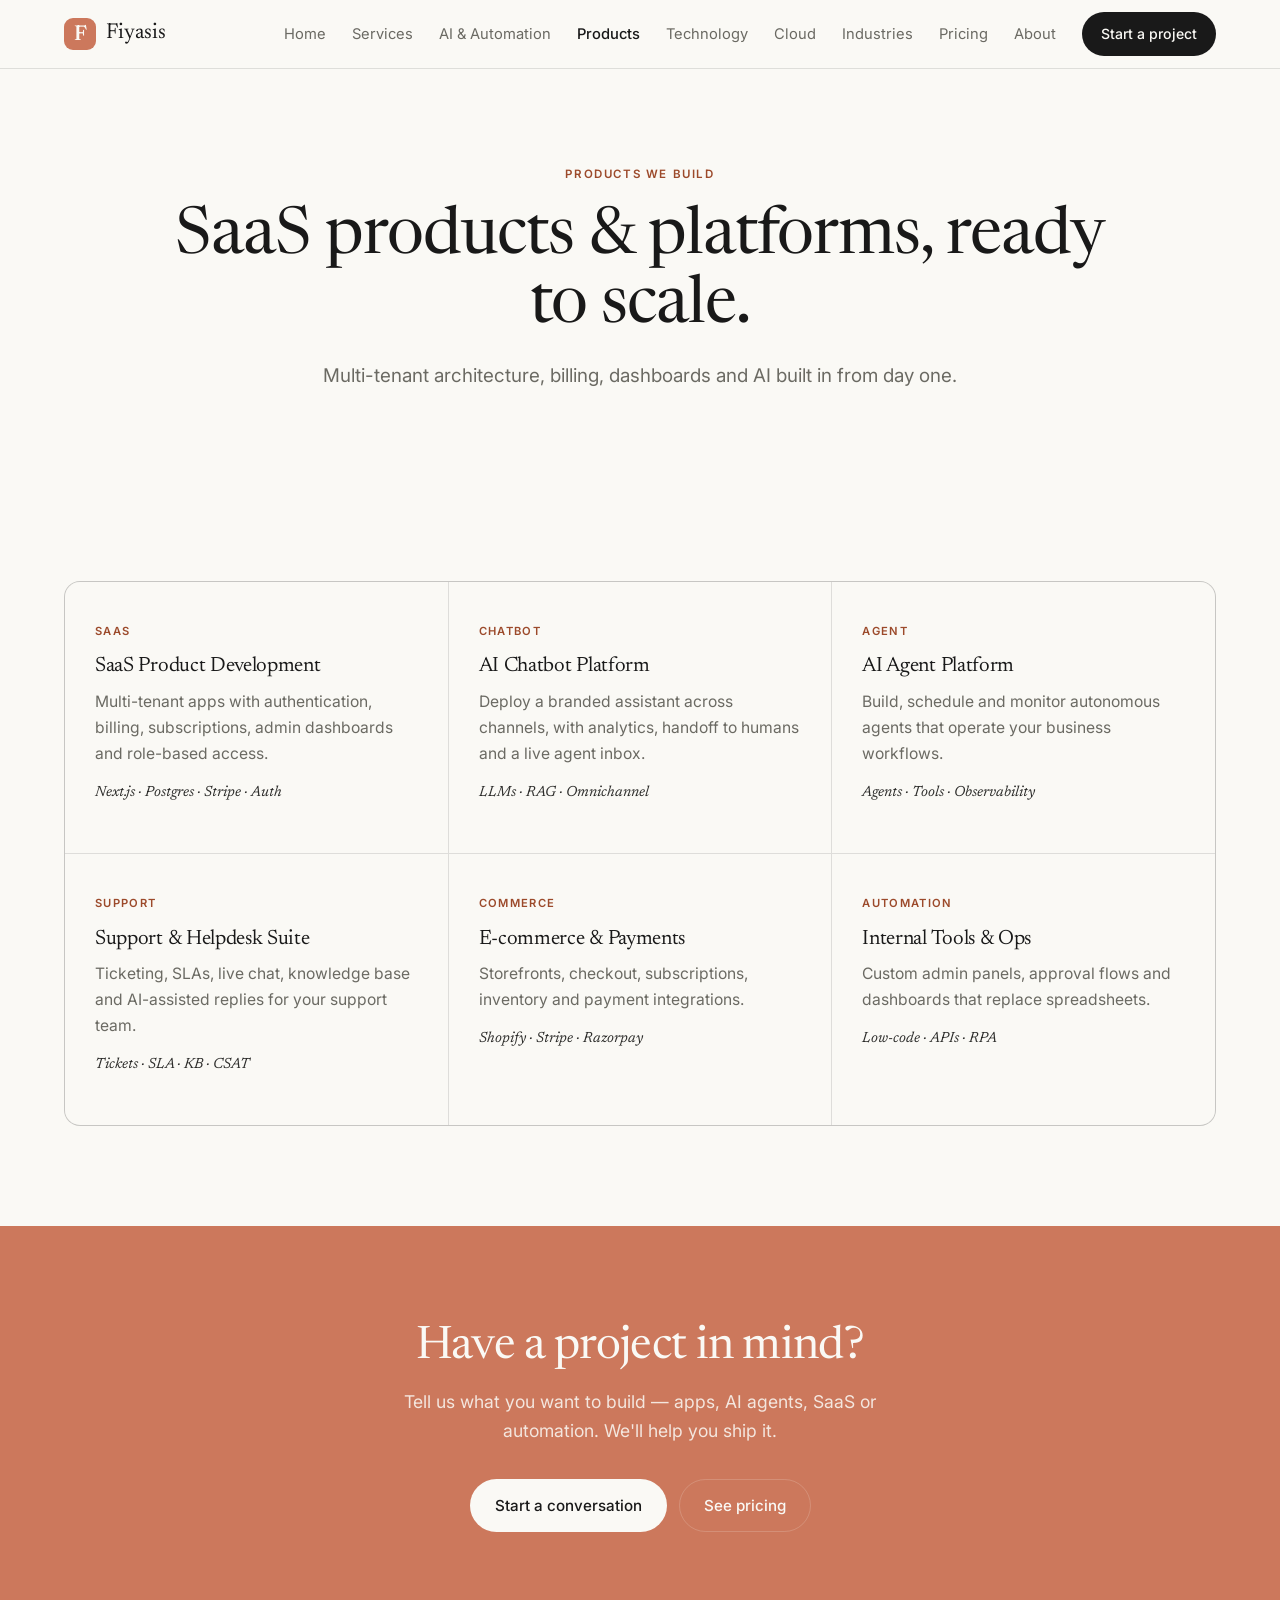
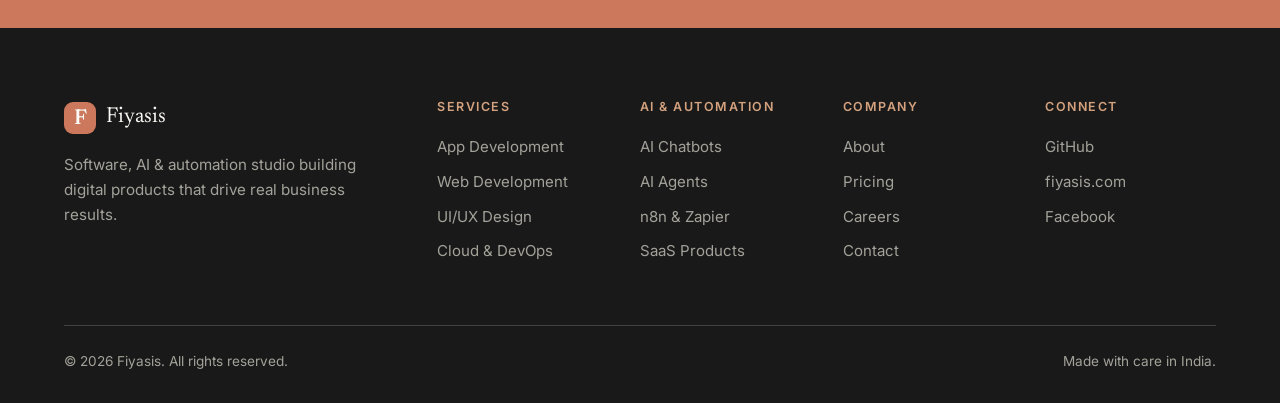
<file: products.html>
<!doctype html>
<html lang="en">
  <head>
    <meta charset="UTF-8" />
    <meta name="viewport" content="width=device-width, initial-scale=1.0" />
    <title>Products — Fiyasis</title>
    <meta name="description" content="SaaS products, AI chatbot platform, agent platform, helpdesk and e-commerce solutions." />
    <link rel="icon" href="data:image/svg+xml,<svg xmlns='http://www.w3.org/2000/svg' viewBox='0 0 100 100'><rect width='100' height='100' rx='22' fill='%23CC785C'/><text x='50' y='72' font-size='64' text-anchor='middle' fill='%23FAF9F5' font-family='Georgia,serif' font-weight='700'>F</text></svg>" />
    <link rel="preconnect" href="https://fonts.googleapis.com" />
    <link rel="preconnect" href="https://fonts.gstatic.com" crossorigin />
    <link href="https://fonts.googleapis.com/css2?family=Newsreader:ital,opsz,wght@0,6..72,300;0,6..72,400;0,6..72,500;1,6..72,400&family=Inter:wght@400;500;600&family=JetBrains+Mono:wght@400;500&display=swap" rel="stylesheet" />
    <link rel="stylesheet" href="styles.css" />
  </head>
  <body>
    <svg width="0" height="0" style="position: absolute" aria-hidden="true">
      <symbol id="i-mobile" viewBox="0 0 24 24"><rect x="7" y="2" width="10" height="20" rx="2.5"/><line x1="11" y1="18" x2="13" y2="18"/></symbol>
      <symbol id="i-globe" viewBox="0 0 24 24"><circle cx="12" cy="12" r="9"/><path d="M3 12h18M12 3c2.5 2.5 2.5 15 0 18M12 3c-2.5 2.5-2.5 15 0 18"/></symbol>
      <symbol id="i-palette" viewBox="0 0 24 24"><path d="M12 3a9 9 0 0 0 0 18c1.2 0 2-.8 2-2 0-.6-.2-1-.6-1.4-.3-.4-.4-.8-.4-1.1 0-.8.7-1.5 1.5-1.5H16a5 5 0 0 0 5-5c0-3.9-4-7-9-7Z"/><circle cx="7.5" cy="11" r="1"/><circle cx="10" cy="7.5" r="1"/><circle cx="14.5" cy="7.5" r="1"/></symbol>
      <symbol id="i-cloud" viewBox="0 0 24 24"><path d="M7 18a4 4 0 0 1 0-8 5.5 5.5 0 0 1 10.6-1.5A3.5 3.5 0 0 1 18 18Z"/></symbol>
      <symbol id="i-cart" viewBox="0 0 24 24"><circle cx="9" cy="20" r="1.5"/><circle cx="18" cy="20" r="1.5"/><path d="M3 4h2l2.4 11h11L21 7H6"/></symbol>
      <symbol id="i-headset" viewBox="0 0 24 24"><path d="M4 13v-1a8 8 0 0 1 16 0v1"/><rect x="2.5" y="13" width="4" height="6" rx="1.5"/><rect x="17.5" y="13" width="4" height="6" rx="1.5"/><path d="M20 19a3 3 0 0 1-3 3h-3"/></symbol>
      <symbol id="i-robot" viewBox="0 0 24 24"><rect x="4" y="7" width="16" height="12" rx="3"/><line x1="12" y1="3" x2="12" y2="7"/><circle cx="12" cy="3" r="1.3"/><circle cx="9" cy="13" r="1.3"/><circle cx="15" cy="13" r="1.3"/></symbol>
      <symbol id="i-bolt" viewBox="0 0 24 24"><path d="M13 2 4 14h6l-1 8 9-12h-6l1-8Z"/></symbol>
      <symbol id="i-cog" viewBox="0 0 24 24"><circle cx="12" cy="12" r="3"/><path d="M12 2v3M12 19v3M2 12h3M19 12h3M4.9 4.9l2.1 2.1M17 17l2.1 2.1M19.1 4.9 17 7M7 17l-2.1 2.1"/></symbol>
      <symbol id="i-chart" viewBox="0 0 24 24"><path d="M4 20V10M10 20V4M16 20v-7M22 20H2"/></symbol>
      <symbol id="i-shield" viewBox="0 0 24 24"><path d="M12 3 5 6v6c0 5 3 7.5 7 9 4-1.5 7-4 7-9V6l-7-3Z"/></symbol>
      <symbol id="i-plug" viewBox="0 0 24 24"><path d="M9 3v5M15 3v5M7 8h10v4a5 5 0 0 1-10 0V8ZM12 17v4"/></symbol>
      <symbol id="i-arrow" viewBox="0 0 24 24"><path d="M5 12h14M13 6l6 6-6 6"/></symbol>
      <symbol id="i-terminal" viewBox="0 0 24 24"><rect x="3" y="4" width="18" height="16" rx="3"/><path d="M7 9l3 3-3 3M13 15h4"/></symbol>
      <symbol id="i-check" viewBox="0 0 24 24"><path d="M4 12.5 9.5 18 20 6"/></symbol>
    </svg>
    <header class="nav">
      <div class="wrap nav-inner">
        <a class="brand" href="index.html"><span class="mark">F</span><span class="brand-name">Fiyasis</span></a>
        <nav class="nav-links">
          <a href="index.html">Home</a>
          <a href="services.html">Services</a>
          <a href="ai-automation.html">AI & Automation</a>
          <a href="products.html" class="active">Products</a>
          <a href="technology.html">Technology</a>
          <a href="cloud.html">Cloud</a>
          <a href="industries.html">Industries</a>
          <a href="pricing.html">Pricing</a>
          <a href="about.html">About</a>
          <a class="btn btn-dark btn-sm" href="contact.html">Start a project</a>
        </nav>
        <button class="nav-toggle" type="button" aria-label="Toggle menu" aria-expanded="false">
          <span></span><span></span><span></span>
        </button>
      </div>
    </header>
    <main>
      <section class="page-hero">
        <div class="wrap">
          <p class="kicker">Products we build</p>
          <h1>SaaS products &amp; platforms, ready to scale.</h1>
          <p class="lede center">Multi-tenant architecture, billing, dashboards and AI built in from day one.</p>
        </div>
      </section>
      <section class="section">
        <div class="wrap">
          <div class="products">
            <article class="product"><span class="product-tag">SaaS</span><h3>SaaS Product Development</h3><p>Multi-tenant apps with authentication, billing, subscriptions, admin dashboards and role-based access.</p><p class="product-tech">Next.js · Postgres · Stripe · Auth</p></article>
            <article class="product"><span class="product-tag">Chatbot</span><h3>AI Chatbot Platform</h3><p>Deploy a branded assistant across channels, with analytics, handoff to humans and a live agent inbox.</p><p class="product-tech">LLMs · RAG · Omnichannel</p></article>
            <article class="product"><span class="product-tag">Agent</span><h3>AI Agent Platform</h3><p>Build, schedule and monitor autonomous agents that operate your business workflows.</p><p class="product-tech">Agents · Tools · Observability</p></article>
            <article class="product"><span class="product-tag">Support</span><h3>Support &amp; Helpdesk Suite</h3><p>Ticketing, SLAs, live chat, knowledge base and AI-assisted replies for your support team.</p><p class="product-tech">Tickets · SLA · KB · CSAT</p></article>
            <article class="product"><span class="product-tag">Commerce</span><h3>E-commerce &amp; Payments</h3><p>Storefronts, checkout, subscriptions, inventory and payment integrations.</p><p class="product-tech">Shopify · Stripe · Razorpay</p></article>
            <article class="product"><span class="product-tag">Automation</span><h3>Internal Tools &amp; Ops</h3><p>Custom admin panels, approval flows and dashboards that replace spreadsheets.</p><p class="product-tech">Low-code · APIs · RPA</p></article>
          </div>
        </div>
      </section>
      <section class="cta-band">
        <div class="wrap">
          <h2>Have a project in mind?</h2>
          <p>Tell us what you want to build — apps, AI agents, SaaS or automation. We'll help you ship it.</p>
          <div class="hero-actions center">
            <a class="btn btn-light" href="contact.html">Start a conversation</a>
            <a class="btn btn-outline-light" href="pricing.html">See pricing</a>
          </div>
        </div>
      </section>
    </main>
    <footer class="footer">
      <div class="wrap footer-grid">
        <div class="footer-brand">
          <a class="brand" href="index.html"><span class="mark">F</span><span class="brand-name">Fiyasis</span></a>
          <p>Software, AI &amp; automation studio building digital products that drive real business results.</p>
        </div>
        <div><h5>Services</h5><ul><li><a href="services.html">App Development</a></li><li><a href="services.html">Web Development</a></li><li><a href="services.html">UI/UX Design</a></li><li><a href="cloud.html">Cloud &amp; DevOps</a></li></ul></div>
        <div><h5>AI &amp; Automation</h5><ul><li><a href="ai-automation.html">AI Chatbots</a></li><li><a href="ai-automation.html">AI Agents</a></li><li><a href="ai-automation.html">n8n &amp; Zapier</a></li><li><a href="products.html">SaaS Products</a></li></ul></div>
        <div><h5>Company</h5><ul><li><a href="about.html">About</a></li><li><a href="pricing.html">Pricing</a></li><li><a href="https://www.fiyasis.com/career">Careers</a></li><li><a href="contact.html">Contact</a></li></ul></div>
        <div><h5>Connect</h5><ul><li><a href="https://github.com/fiyasis">GitHub</a></li><li><a href="https://www.fiyasis.com">fiyasis.com</a></li><li><a href="https://www.facebook.com/fiyasys">Facebook</a></li></ul></div>
      </div>
      <div class="wrap copyright">
        <span>© <span id="year"></span> Fiyasis. All rights reserved.</span>
        <span>Made with care in India.</span>
      </div>
    </footer>
    <script>document.getElementById("year").textContent = new Date().getFullYear();</script>
    <script src="assets/site.js"></script>
  </body>
</html>
</file>
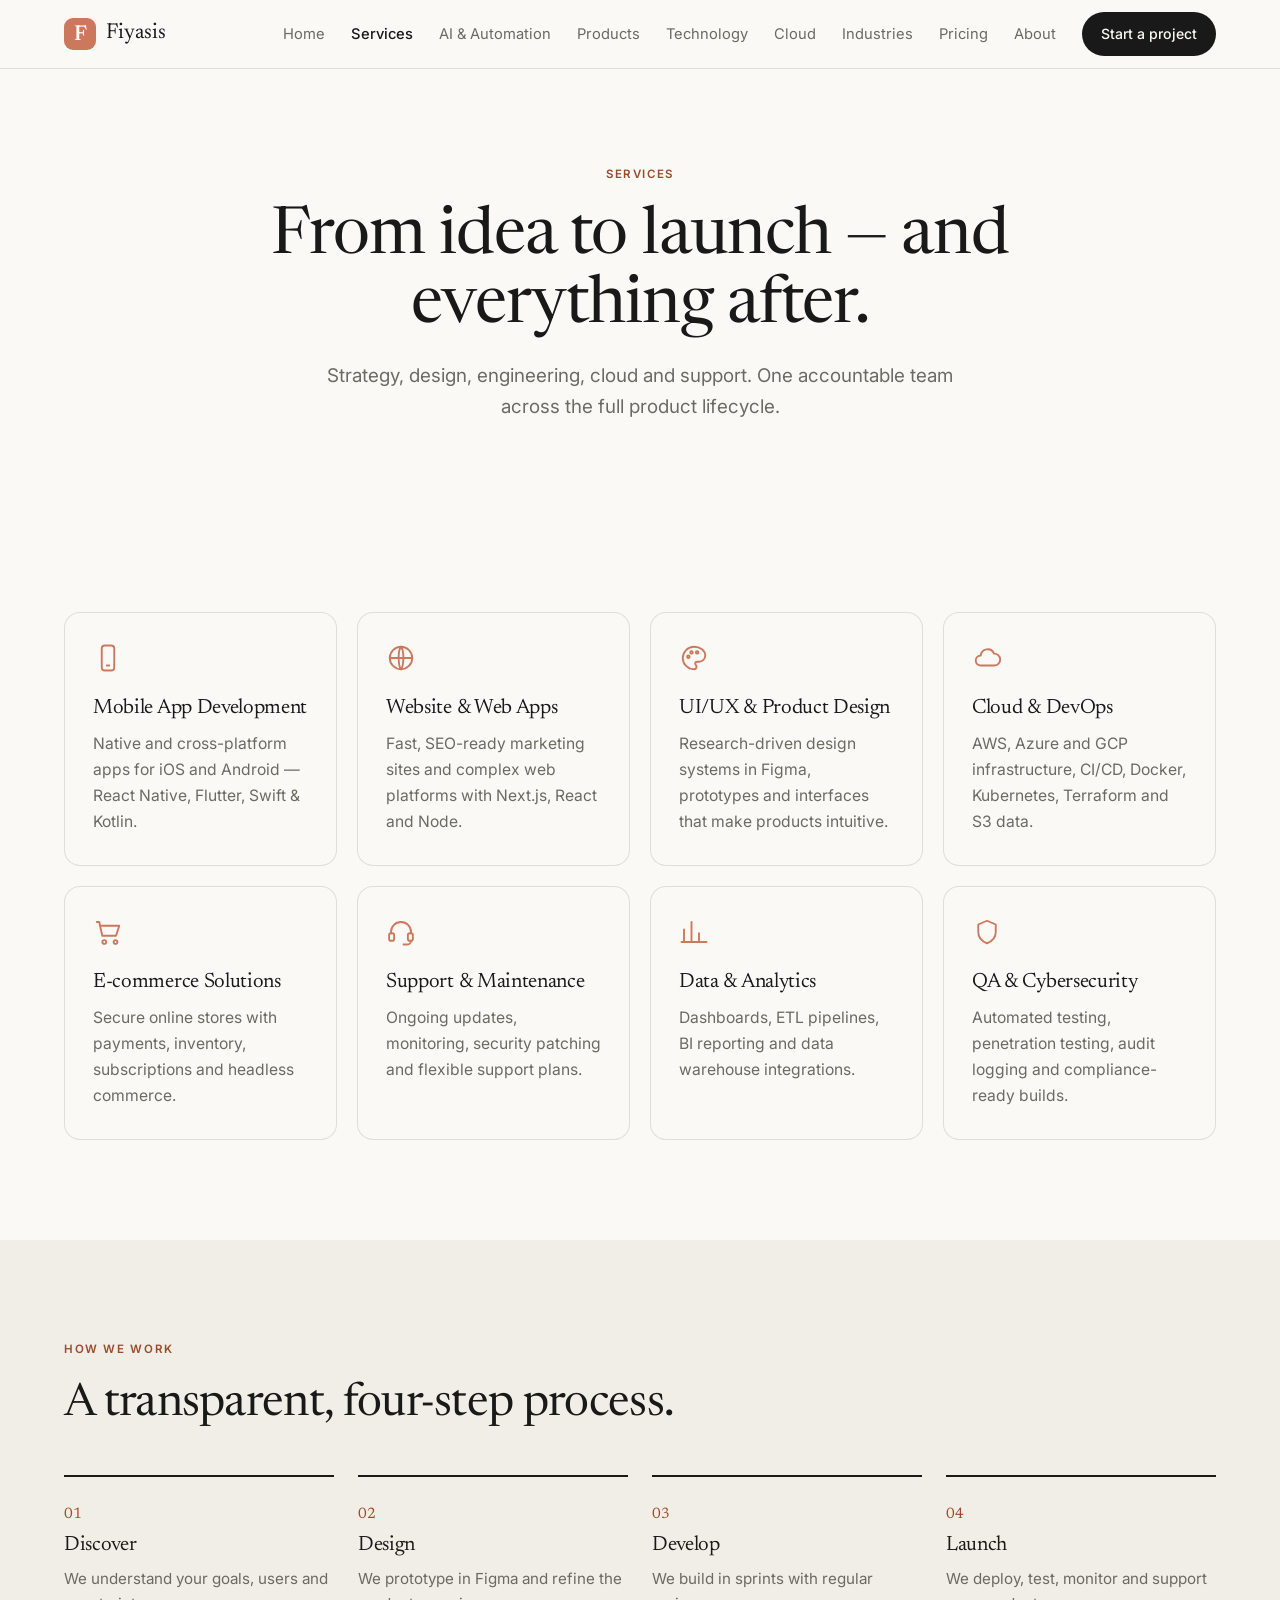
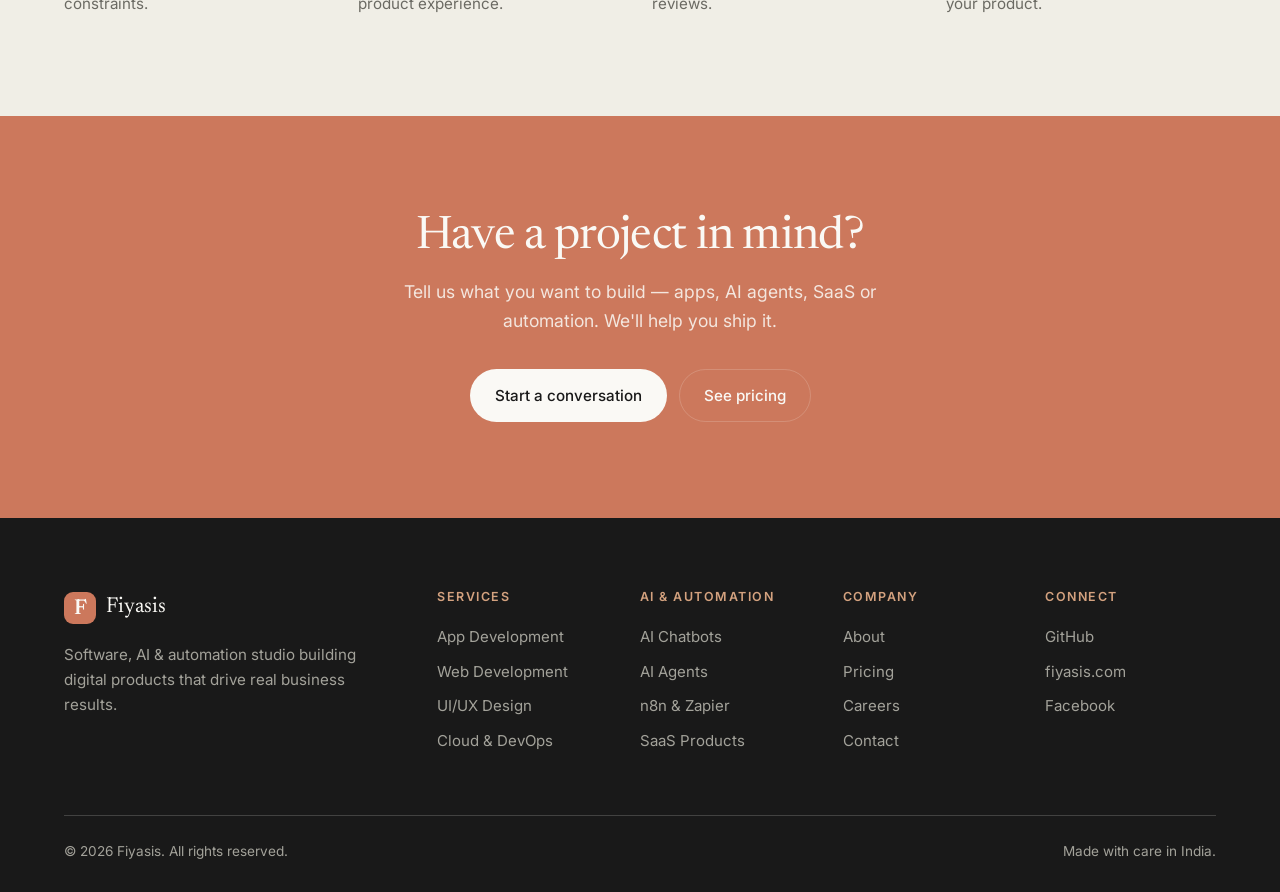
<file: services.html>
<!doctype html>
<html lang="en">
  <head>
    <meta charset="UTF-8" />
    <meta name="viewport" content="width=device-width, initial-scale=1.0" />
    <title>Services — Fiyasis</title>
    <meta name="description" content="App development, web development, UI/UX design, cloud & DevOps, e-commerce and support." />
    <link rel="icon" href="data:image/svg+xml,<svg xmlns='http://www.w3.org/2000/svg' viewBox='0 0 100 100'><rect width='100' height='100' rx='22' fill='%23CC785C'/><text x='50' y='72' font-size='64' text-anchor='middle' fill='%23FAF9F5' font-family='Georgia,serif' font-weight='700'>F</text></svg>" />
    <link rel="preconnect" href="https://fonts.googleapis.com" />
    <link rel="preconnect" href="https://fonts.gstatic.com" crossorigin />
    <link href="https://fonts.googleapis.com/css2?family=Newsreader:ital,opsz,wght@0,6..72,300;0,6..72,400;0,6..72,500;1,6..72,400&family=Inter:wght@400;500;600&family=JetBrains+Mono:wght@400;500&display=swap" rel="stylesheet" />
    <link rel="stylesheet" href="styles.css" />
  </head>
  <body>
    <svg width="0" height="0" style="position: absolute" aria-hidden="true">
      <symbol id="i-mobile" viewBox="0 0 24 24"><rect x="7" y="2" width="10" height="20" rx="2.5"/><line x1="11" y1="18" x2="13" y2="18"/></symbol>
      <symbol id="i-globe" viewBox="0 0 24 24"><circle cx="12" cy="12" r="9"/><path d="M3 12h18M12 3c2.5 2.5 2.5 15 0 18M12 3c-2.5 2.5-2.5 15 0 18"/></symbol>
      <symbol id="i-palette" viewBox="0 0 24 24"><path d="M12 3a9 9 0 0 0 0 18c1.2 0 2-.8 2-2 0-.6-.2-1-.6-1.4-.3-.4-.4-.8-.4-1.1 0-.8.7-1.5 1.5-1.5H16a5 5 0 0 0 5-5c0-3.9-4-7-9-7Z"/><circle cx="7.5" cy="11" r="1"/><circle cx="10" cy="7.5" r="1"/><circle cx="14.5" cy="7.5" r="1"/></symbol>
      <symbol id="i-cloud" viewBox="0 0 24 24"><path d="M7 18a4 4 0 0 1 0-8 5.5 5.5 0 0 1 10.6-1.5A3.5 3.5 0 0 1 18 18Z"/></symbol>
      <symbol id="i-cart" viewBox="0 0 24 24"><circle cx="9" cy="20" r="1.5"/><circle cx="18" cy="20" r="1.5"/><path d="M3 4h2l2.4 11h11L21 7H6"/></symbol>
      <symbol id="i-headset" viewBox="0 0 24 24"><path d="M4 13v-1a8 8 0 0 1 16 0v1"/><rect x="2.5" y="13" width="4" height="6" rx="1.5"/><rect x="17.5" y="13" width="4" height="6" rx="1.5"/><path d="M20 19a3 3 0 0 1-3 3h-3"/></symbol>
      <symbol id="i-robot" viewBox="0 0 24 24"><rect x="4" y="7" width="16" height="12" rx="3"/><line x1="12" y1="3" x2="12" y2="7"/><circle cx="12" cy="3" r="1.3"/><circle cx="9" cy="13" r="1.3"/><circle cx="15" cy="13" r="1.3"/></symbol>
      <symbol id="i-bolt" viewBox="0 0 24 24"><path d="M13 2 4 14h6l-1 8 9-12h-6l1-8Z"/></symbol>
      <symbol id="i-cog" viewBox="0 0 24 24"><circle cx="12" cy="12" r="3"/><path d="M12 2v3M12 19v3M2 12h3M19 12h3M4.9 4.9l2.1 2.1M17 17l2.1 2.1M19.1 4.9 17 7M7 17l-2.1 2.1"/></symbol>
      <symbol id="i-chart" viewBox="0 0 24 24"><path d="M4 20V10M10 20V4M16 20v-7M22 20H2"/></symbol>
      <symbol id="i-shield" viewBox="0 0 24 24"><path d="M12 3 5 6v6c0 5 3 7.5 7 9 4-1.5 7-4 7-9V6l-7-3Z"/></symbol>
      <symbol id="i-plug" viewBox="0 0 24 24"><path d="M9 3v5M15 3v5M7 8h10v4a5 5 0 0 1-10 0V8ZM12 17v4"/></symbol>
      <symbol id="i-arrow" viewBox="0 0 24 24"><path d="M5 12h14M13 6l6 6-6 6"/></symbol>
      <symbol id="i-terminal" viewBox="0 0 24 24"><rect x="3" y="4" width="18" height="16" rx="3"/><path d="M7 9l3 3-3 3M13 15h4"/></symbol>
      <symbol id="i-check" viewBox="0 0 24 24"><path d="M4 12.5 9.5 18 20 6"/></symbol>
    </svg>
    <header class="nav">
      <div class="wrap nav-inner">
        <a class="brand" href="index.html"><span class="mark">F</span><span class="brand-name">Fiyasis</span></a>
        <nav class="nav-links">
          <a href="index.html">Home</a>
          <a href="services.html" class="active">Services</a>
          <a href="ai-automation.html">AI & Automation</a>
          <a href="products.html">Products</a>
          <a href="technology.html">Technology</a>
          <a href="cloud.html">Cloud</a>
          <a href="industries.html">Industries</a>
          <a href="pricing.html">Pricing</a>
          <a href="about.html">About</a>
          <a class="btn btn-dark btn-sm" href="contact.html">Start a project</a>
        </nav>
        <button class="nav-toggle" type="button" aria-label="Toggle menu" aria-expanded="false">
          <span></span><span></span><span></span>
        </button>
      </div>
    </header>
    <main>
      <section class="page-hero">
        <div class="wrap">
          <p class="kicker">Services</p>
          <h1>From idea to launch — and everything after.</h1>
          <p class="lede center">Strategy, design, engineering, cloud and support. One accountable team across the full product lifecycle.</p>
        </div>
      </section>

      <section class="section">
        <div class="wrap">
<div class="cards">
            <article class="card"><svg class="ic-lg"><use href="#i-mobile"/></svg><h3>Mobile App Development</h3><p>Native and cross-platform apps for iOS and Android — React Native, Flutter, Swift &amp; Kotlin.</p></article>
            <article class="card"><svg class="ic-lg"><use href="#i-globe"/></svg><h3>Website &amp; Web Apps</h3><p>Fast, SEO-ready marketing sites and complex web platforms with Next.js, React and Node.</p></article>
            <article class="card"><svg class="ic-lg"><use href="#i-palette"/></svg><h3>UI/UX &amp; Product Design</h3><p>Research-driven design systems in Figma, prototypes and interfaces that make products intuitive.</p></article>
            <article class="card"><svg class="ic-lg"><use href="#i-cloud"/></svg><h3>Cloud &amp; DevOps</h3><p>AWS, Azure and GCP infrastructure, CI/CD, Docker, Kubernetes, Terraform and S3 data.</p></article>
            <article class="card"><svg class="ic-lg"><use href="#i-cart"/></svg><h3>E-commerce Solutions</h3><p>Secure online stores with payments, inventory, subscriptions and headless commerce.</p></article>
            <article class="card"><svg class="ic-lg"><use href="#i-headset"/></svg><h3>Support &amp; Maintenance</h3><p>Ongoing updates, monitoring, security patching and flexible support plans.</p></article>
            <article class="card"><svg class="ic-lg"><use href="#i-chart"/></svg><h3>Data &amp; Analytics</h3><p>Dashboards, ETL pipelines, BI reporting and data warehouse integrations.</p></article>
            <article class="card"><svg class="ic-lg"><use href="#i-shield"/></svg><h3>QA &amp; Cybersecurity</h3><p>Automated testing, penetration testing, audit logging and compliance-ready builds.</p></article>
          </div>
        </div>
      </section>

      <section class="section band-ivory">
        <div class="wrap">
          <p class="kicker">How we work</p>
          <h2>A transparent, four-step process.</h2>
          <ol class="steps">
            <li><span class="step-no">01</span><h3>Discover</h3><p>We understand your goals, users and constraints.</p></li>
            <li><span class="step-no">02</span><h3>Design</h3><p>We prototype in Figma and refine the product experience.</p></li>
            <li><span class="step-no">03</span><h3>Develop</h3><p>We build in sprints with regular reviews.</p></li>
            <li><span class="step-no">04</span><h3>Launch</h3><p>We deploy, test, monitor and support your product.</p></li>
          </ol>
        </div>
      </section>
      <section class="cta-band">
        <div class="wrap">
          <h2>Have a project in mind?</h2>
          <p>Tell us what you want to build — apps, AI agents, SaaS or automation. We'll help you ship it.</p>
          <div class="hero-actions center">
            <a class="btn btn-light" href="contact.html">Start a conversation</a>
            <a class="btn btn-outline-light" href="pricing.html">See pricing</a>
          </div>
        </div>
      </section>
    </main>
    <footer class="footer">
      <div class="wrap footer-grid">
        <div class="footer-brand">
          <a class="brand" href="index.html"><span class="mark">F</span><span class="brand-name">Fiyasis</span></a>
          <p>Software, AI &amp; automation studio building digital products that drive real business results.</p>
        </div>
        <div><h5>Services</h5><ul><li><a href="services.html">App Development</a></li><li><a href="services.html">Web Development</a></li><li><a href="services.html">UI/UX Design</a></li><li><a href="cloud.html">Cloud &amp; DevOps</a></li></ul></div>
        <div><h5>AI &amp; Automation</h5><ul><li><a href="ai-automation.html">AI Chatbots</a></li><li><a href="ai-automation.html">AI Agents</a></li><li><a href="ai-automation.html">n8n &amp; Zapier</a></li><li><a href="products.html">SaaS Products</a></li></ul></div>
        <div><h5>Company</h5><ul><li><a href="about.html">About</a></li><li><a href="pricing.html">Pricing</a></li><li><a href="https://www.fiyasis.com/career">Careers</a></li><li><a href="contact.html">Contact</a></li></ul></div>
        <div><h5>Connect</h5><ul><li><a href="https://github.com/fiyasis">GitHub</a></li><li><a href="https://www.fiyasis.com">fiyasis.com</a></li><li><a href="https://www.facebook.com/fiyasys">Facebook</a></li></ul></div>
      </div>
      <div class="wrap copyright">
        <span>© <span id="year"></span> Fiyasis. All rights reserved.</span>
        <span>Made with care in India.</span>
      </div>
    </footer>
    <script>document.getElementById("year").textContent = new Date().getFullYear();</script>
    <script src="assets/site.js"></script>
  </body>
</html>
</file>
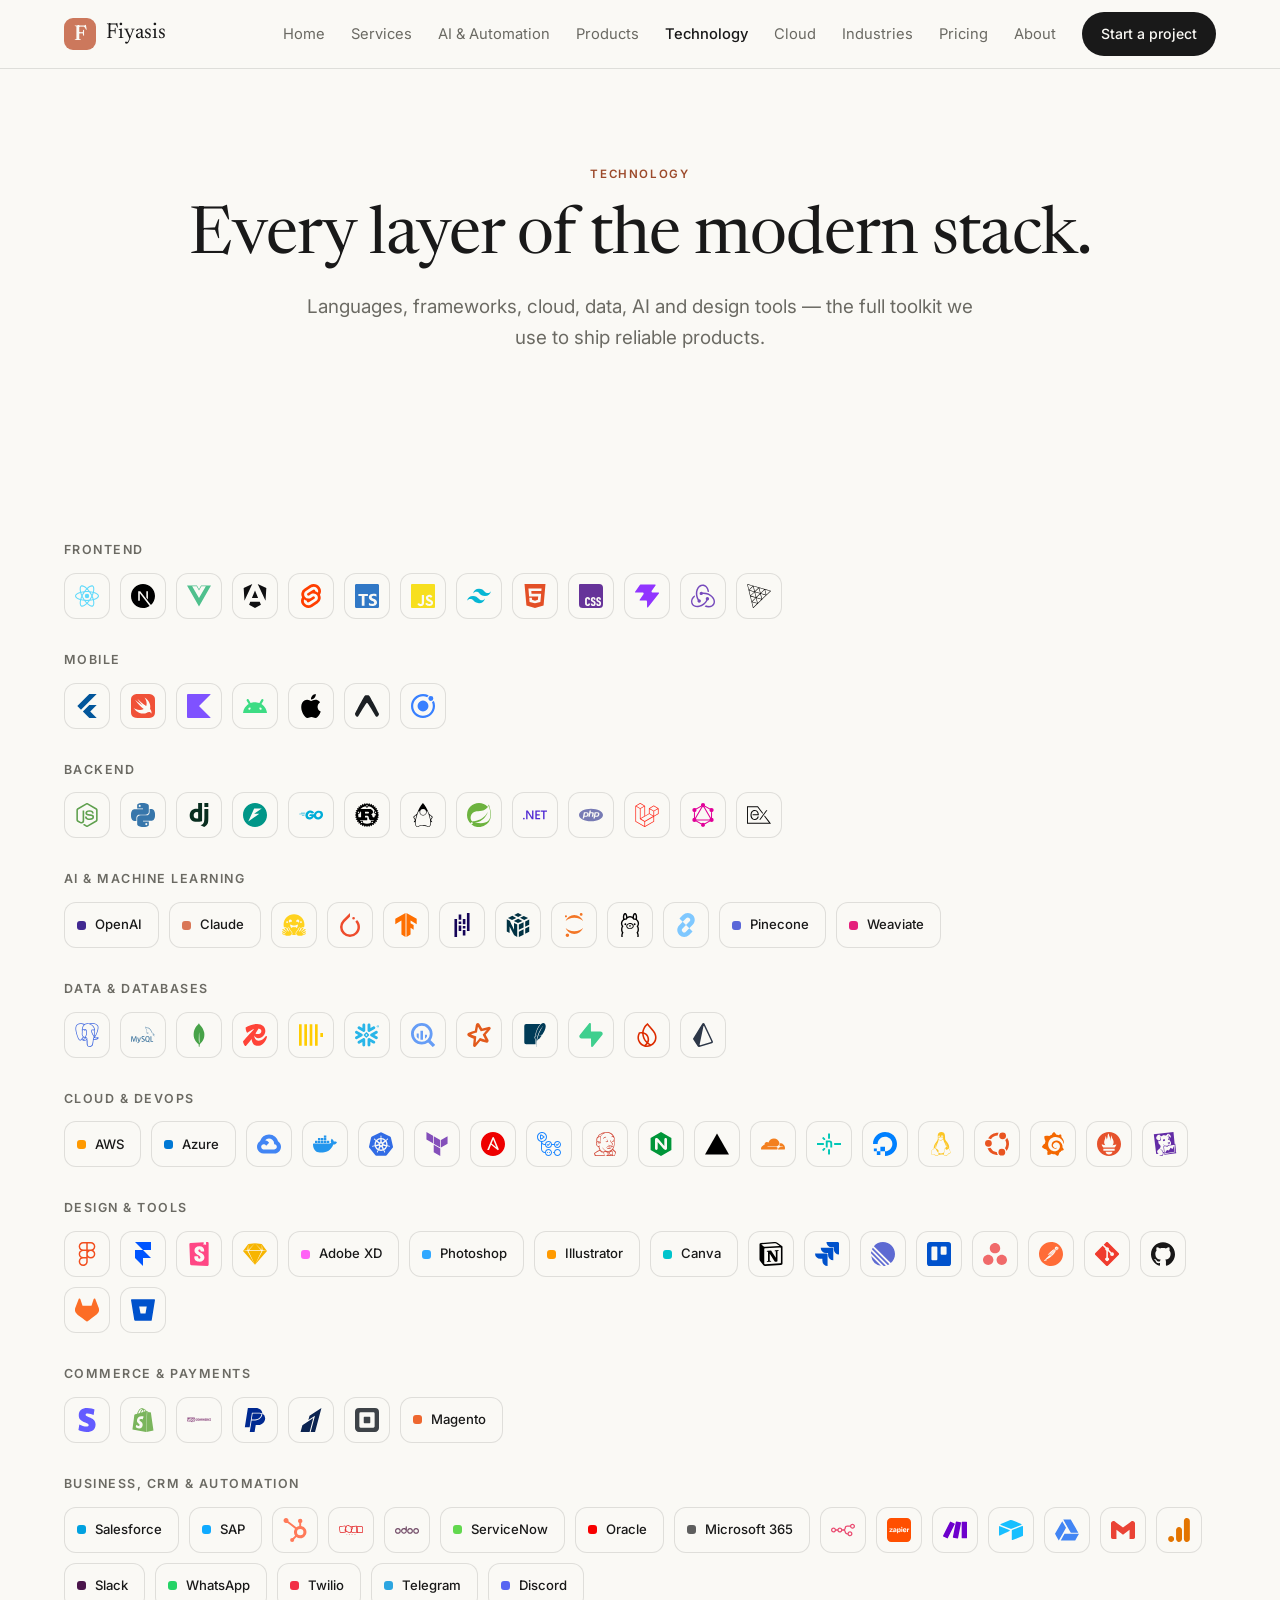
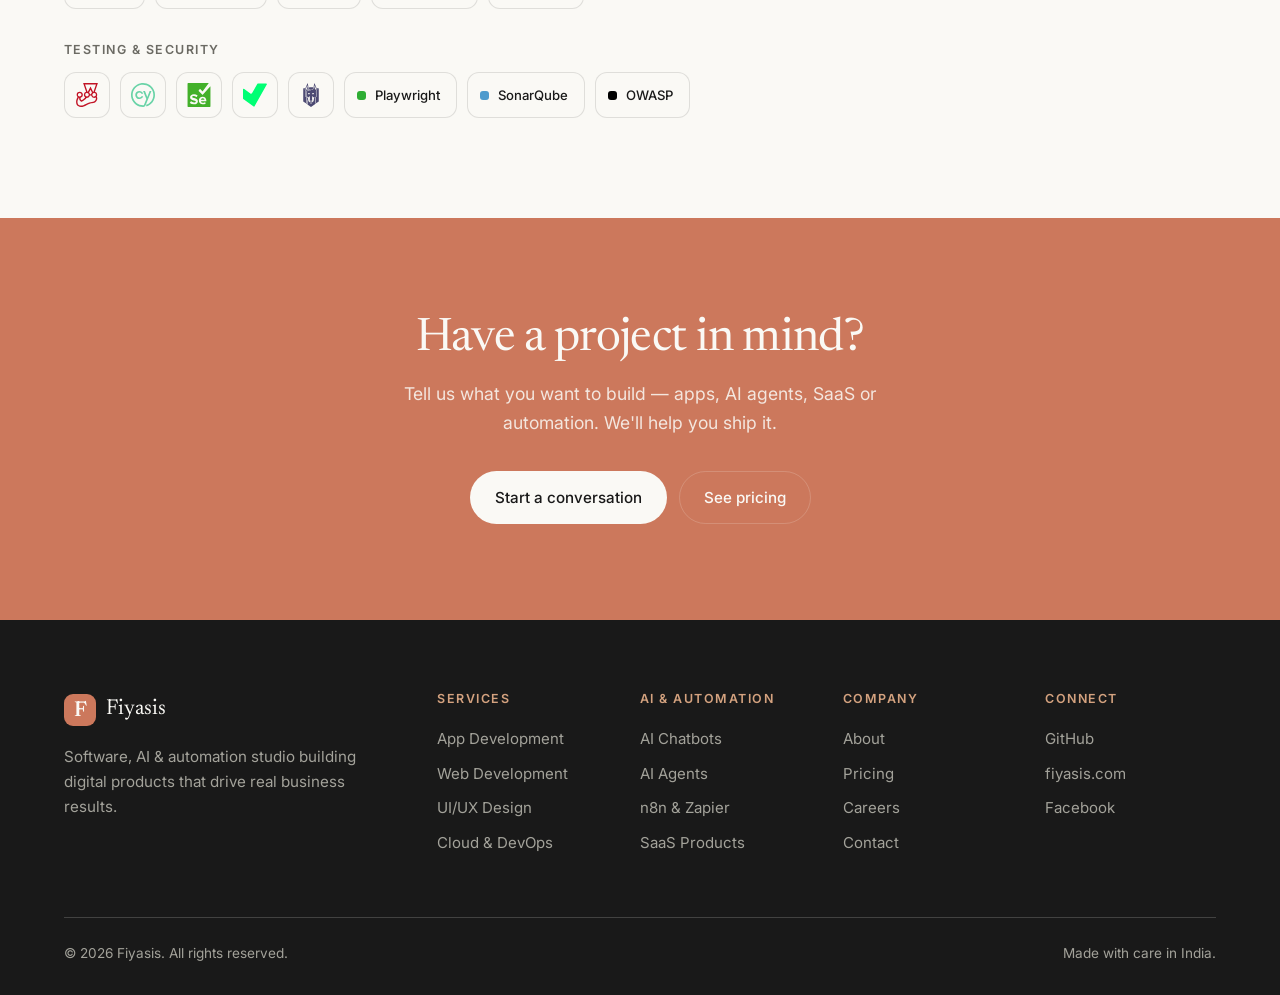
<file: technology.html>
<!doctype html>
<html lang="en">
  <head>
    <meta charset="UTF-8" />
    <meta name="viewport" content="width=device-width, initial-scale=1.0" />
    <title>Technology — Fiyasis</title>
    <meta name="description" content="Full technology stack: React, Next.js, Python, Flutter, AWS, Docker, PostgreSQL, Figma and more." />
    <link rel="icon" href="data:image/svg+xml,<svg xmlns='http://www.w3.org/2000/svg' viewBox='0 0 100 100'><rect width='100' height='100' rx='22' fill='%23CC785C'/><text x='50' y='72' font-size='64' text-anchor='middle' fill='%23FAF9F5' font-family='Georgia,serif' font-weight='700'>F</text></svg>" />
    <link rel="preconnect" href="https://fonts.googleapis.com" />
    <link rel="preconnect" href="https://fonts.gstatic.com" crossorigin />
    <link href="https://fonts.googleapis.com/css2?family=Newsreader:ital,opsz,wght@0,6..72,300;0,6..72,400;0,6..72,500;1,6..72,400&family=Inter:wght@400;500;600&family=JetBrains+Mono:wght@400;500&display=swap" rel="stylesheet" />
    <link rel="stylesheet" href="styles.css" />
  </head>
  <body>
    <svg width="0" height="0" style="position: absolute" aria-hidden="true">
      <symbol id="i-mobile" viewBox="0 0 24 24"><rect x="7" y="2" width="10" height="20" rx="2.5"/><line x1="11" y1="18" x2="13" y2="18"/></symbol>
      <symbol id="i-globe" viewBox="0 0 24 24"><circle cx="12" cy="12" r="9"/><path d="M3 12h18M12 3c2.5 2.5 2.5 15 0 18M12 3c-2.5 2.5-2.5 15 0 18"/></symbol>
      <symbol id="i-palette" viewBox="0 0 24 24"><path d="M12 3a9 9 0 0 0 0 18c1.2 0 2-.8 2-2 0-.6-.2-1-.6-1.4-.3-.4-.4-.8-.4-1.1 0-.8.7-1.5 1.5-1.5H16a5 5 0 0 0 5-5c0-3.9-4-7-9-7Z"/><circle cx="7.5" cy="11" r="1"/><circle cx="10" cy="7.5" r="1"/><circle cx="14.5" cy="7.5" r="1"/></symbol>
      <symbol id="i-cloud" viewBox="0 0 24 24"><path d="M7 18a4 4 0 0 1 0-8 5.5 5.5 0 0 1 10.6-1.5A3.5 3.5 0 0 1 18 18Z"/></symbol>
      <symbol id="i-cart" viewBox="0 0 24 24"><circle cx="9" cy="20" r="1.5"/><circle cx="18" cy="20" r="1.5"/><path d="M3 4h2l2.4 11h11L21 7H6"/></symbol>
      <symbol id="i-headset" viewBox="0 0 24 24"><path d="M4 13v-1a8 8 0 0 1 16 0v1"/><rect x="2.5" y="13" width="4" height="6" rx="1.5"/><rect x="17.5" y="13" width="4" height="6" rx="1.5"/><path d="M20 19a3 3 0 0 1-3 3h-3"/></symbol>
      <symbol id="i-robot" viewBox="0 0 24 24"><rect x="4" y="7" width="16" height="12" rx="3"/><line x1="12" y1="3" x2="12" y2="7"/><circle cx="12" cy="3" r="1.3"/><circle cx="9" cy="13" r="1.3"/><circle cx="15" cy="13" r="1.3"/></symbol>
      <symbol id="i-bolt" viewBox="0 0 24 24"><path d="M13 2 4 14h6l-1 8 9-12h-6l1-8Z"/></symbol>
      <symbol id="i-cog" viewBox="0 0 24 24"><circle cx="12" cy="12" r="3"/><path d="M12 2v3M12 19v3M2 12h3M19 12h3M4.9 4.9l2.1 2.1M17 17l2.1 2.1M19.1 4.9 17 7M7 17l-2.1 2.1"/></symbol>
      <symbol id="i-chart" viewBox="0 0 24 24"><path d="M4 20V10M10 20V4M16 20v-7M22 20H2"/></symbol>
      <symbol id="i-shield" viewBox="0 0 24 24"><path d="M12 3 5 6v6c0 5 3 7.5 7 9 4-1.5 7-4 7-9V6l-7-3Z"/></symbol>
      <symbol id="i-plug" viewBox="0 0 24 24"><path d="M9 3v5M15 3v5M7 8h10v4a5 5 0 0 1-10 0V8ZM12 17v4"/></symbol>
      <symbol id="i-arrow" viewBox="0 0 24 24"><path d="M5 12h14M13 6l6 6-6 6"/></symbol>
      <symbol id="i-terminal" viewBox="0 0 24 24"><rect x="3" y="4" width="18" height="16" rx="3"/><path d="M7 9l3 3-3 3M13 15h4"/></symbol>
      <symbol id="i-check" viewBox="0 0 24 24"><path d="M4 12.5 9.5 18 20 6"/></symbol>
    </svg>
    <header class="nav">
      <div class="wrap nav-inner">
        <a class="brand" href="index.html"><span class="mark">F</span><span class="brand-name">Fiyasis</span></a>
        <nav class="nav-links">
          <a href="index.html">Home</a>
          <a href="services.html">Services</a>
          <a href="ai-automation.html">AI & Automation</a>
          <a href="products.html">Products</a>
          <a href="technology.html" class="active">Technology</a>
          <a href="cloud.html">Cloud</a>
          <a href="industries.html">Industries</a>
          <a href="pricing.html">Pricing</a>
          <a href="about.html">About</a>
          <a class="btn btn-dark btn-sm" href="contact.html">Start a project</a>
        </nav>
        <button class="nav-toggle" type="button" aria-label="Toggle menu" aria-expanded="false">
          <span></span><span></span><span></span>
        </button>
      </div>
    </header>
    <main>
      <section class="page-hero">
        <div class="wrap">
          <p class="kicker">Technology</p>
          <h1>Every layer of the modern stack.</h1>
          <p class="lede center">Languages, frameworks, cloud, data, AI and design tools — the full toolkit we use to ship reliable products.</p>
        </div>
      </section>
      <section class="section">
        <div class="wrap">
          <div class="logogroups">
      <div class="logogroup"><h4>Frontend</h4><div class="logos">
      <img loading="lazy" src="assets/logos/react.svg" alt="react" title="react" />
      <img loading="lazy" src="assets/logos/nextdotjs.svg" alt="nextdotjs" title="nextdotjs" />
      <img loading="lazy" src="assets/logos/vuedotjs.svg" alt="vuedotjs" title="vuedotjs" />
      <img loading="lazy" src="assets/logos/angular.svg" alt="angular" title="angular" />
      <img loading="lazy" src="assets/logos/svelte.svg" alt="svelte" title="svelte" />
      <img loading="lazy" src="assets/logos/typescript.svg" alt="typescript" title="typescript" />
      <img loading="lazy" src="assets/logos/javascript.svg" alt="javascript" title="javascript" />
      <img loading="lazy" src="assets/logos/tailwindcss.svg" alt="tailwindcss" title="tailwindcss" />
      <img loading="lazy" src="assets/logos/html5.svg" alt="html5" title="html5" />
      <img loading="lazy" src="assets/logos/css.svg" alt="css" title="css" />
      <img loading="lazy" src="assets/logos/vite.svg" alt="vite" title="vite" />
      <img loading="lazy" src="assets/logos/redux.svg" alt="redux" title="redux" />
      <img loading="lazy" src="assets/logos/threedotjs.svg" alt="threedotjs" title="threedotjs" />
      </div></div>
      <div class="logogroup"><h4>Mobile</h4><div class="logos">
      <img loading="lazy" src="assets/logos/flutter.svg" alt="flutter" title="flutter" />
      <img loading="lazy" src="assets/logos/swift.svg" alt="swift" title="swift" />
      <img loading="lazy" src="assets/logos/kotlin.svg" alt="kotlin" title="kotlin" />
      <img loading="lazy" src="assets/logos/android.svg" alt="android" title="android" />
      <img loading="lazy" src="assets/logos/apple.svg" alt="apple" title="apple" />
      <img loading="lazy" src="assets/logos/expo.svg" alt="expo" title="expo" />
      <img loading="lazy" src="assets/logos/ionic.svg" alt="ionic" title="ionic" />
      </div></div>
      <div class="logogroup"><h4>Backend</h4><div class="logos">
      <img loading="lazy" src="assets/logos/nodedotjs.svg" alt="nodedotjs" title="nodedotjs" />
      <img loading="lazy" src="assets/logos/python.svg" alt="python" title="python" />
      <img loading="lazy" src="assets/logos/django.svg" alt="django" title="django" />
      <img loading="lazy" src="assets/logos/fastapi.svg" alt="fastapi" title="fastapi" />
      <img loading="lazy" src="assets/logos/go.svg" alt="go" title="go" />
      <img loading="lazy" src="assets/logos/rust.svg" alt="rust" title="rust" />
      <img loading="lazy" src="assets/logos/openjdk.svg" alt="openjdk" title="openjdk" />
      <img loading="lazy" src="assets/logos/spring.svg" alt="spring" title="spring" />
      <img loading="lazy" src="assets/logos/dotnet.svg" alt="dotnet" title="dotnet" />
      <img loading="lazy" src="assets/logos/php.svg" alt="php" title="php" />
      <img loading="lazy" src="assets/logos/laravel.svg" alt="laravel" title="laravel" />
      <img loading="lazy" src="assets/logos/graphql.svg" alt="graphql" title="graphql" />
      <img loading="lazy" src="assets/logos/express.svg" alt="express" title="express" />
      </div></div>
      <div class="logogroup"><h4>AI & Machine Learning</h4><div class="logos">
      <span class="brandbadge" style="--c:#412991">OpenAI</span>
      <span class="brandbadge" style="--c:#D97757">Claude</span>
      <img loading="lazy" src="assets/logos/huggingface.svg" alt="huggingface" title="huggingface" />
      <img loading="lazy" src="assets/logos/pytorch.svg" alt="pytorch" title="pytorch" />
      <img loading="lazy" src="assets/logos/tensorflow.svg" alt="tensorflow" title="tensorflow" />
      <img loading="lazy" src="assets/logos/pandas.svg" alt="pandas" title="pandas" />
      <img loading="lazy" src="assets/logos/numpy.svg" alt="numpy" title="numpy" />
      <img loading="lazy" src="assets/logos/jupyter.svg" alt="jupyter" title="jupyter" />
      <img loading="lazy" src="assets/logos/ollama.svg" alt="ollama" title="ollama" />
      <img loading="lazy" src="assets/logos/langchain.svg" alt="langchain" title="langchain" />
      <span class="brandbadge" style="--c:#5A67D8">Pinecone</span>
      <span class="brandbadge" style="--c:#E5207C">Weaviate</span>
      </div></div>
      <div class="logogroup"><h4>Data & Databases</h4><div class="logos">
      <img loading="lazy" src="assets/logos/postgresql.svg" alt="postgresql" title="postgresql" />
      <img loading="lazy" src="assets/logos/mysql.svg" alt="mysql" title="mysql" />
      <img loading="lazy" src="assets/logos/mongodb.svg" alt="mongodb" title="mongodb" />
      <img loading="lazy" src="assets/logos/redis.svg" alt="redis" title="redis" />
      <img loading="lazy" src="assets/logos/clickhouse.svg" alt="clickhouse" title="clickhouse" />
      <img loading="lazy" src="assets/logos/snowflake.svg" alt="snowflake" title="snowflake" />
      <img loading="lazy" src="assets/logos/googlebigquery.svg" alt="googlebigquery" title="googlebigquery" />
      <img loading="lazy" src="assets/logos/apachespark.svg" alt="apachespark" title="apachespark" />
      <img loading="lazy" src="assets/logos/sqlite.svg" alt="sqlite" title="sqlite" />
      <img loading="lazy" src="assets/logos/supabase.svg" alt="supabase" title="supabase" />
      <img loading="lazy" src="assets/logos/firebase.svg" alt="firebase" title="firebase" />
      <img loading="lazy" src="assets/logos/prisma.svg" alt="prisma" title="prisma" />
      </div></div>
      <div class="logogroup"><h4>Cloud & DevOps</h4><div class="logos">
      <span class="brandbadge" style="--c:#FF9900">AWS</span>
      <span class="brandbadge" style="--c:#0078D4">Azure</span>
      <img loading="lazy" src="assets/logos/googlecloud.svg" alt="googlecloud" title="googlecloud" />
      <img loading="lazy" src="assets/logos/docker.svg" alt="docker" title="docker" />
      <img loading="lazy" src="assets/logos/kubernetes.svg" alt="kubernetes" title="kubernetes" />
      <img loading="lazy" src="assets/logos/terraform.svg" alt="terraform" title="terraform" />
      <img loading="lazy" src="assets/logos/ansible.svg" alt="ansible" title="ansible" />
      <img loading="lazy" src="assets/logos/githubactions.svg" alt="githubactions" title="githubactions" />
      <img loading="lazy" src="assets/logos/jenkins.svg" alt="jenkins" title="jenkins" />
      <img loading="lazy" src="assets/logos/nginx.svg" alt="nginx" title="nginx" />
      <img loading="lazy" src="assets/logos/vercel.svg" alt="vercel" title="vercel" />
      <img loading="lazy" src="assets/logos/cloudflare.svg" alt="cloudflare" title="cloudflare" />
      <img loading="lazy" src="assets/logos/netlify.svg" alt="netlify" title="netlify" />
      <img loading="lazy" src="assets/logos/digitalocean.svg" alt="digitalocean" title="digitalocean" />
      <img loading="lazy" src="assets/logos/linux.svg" alt="linux" title="linux" />
      <img loading="lazy" src="assets/logos/ubuntu.svg" alt="ubuntu" title="ubuntu" />
      <img loading="lazy" src="assets/logos/grafana.svg" alt="grafana" title="grafana" />
      <img loading="lazy" src="assets/logos/prometheus.svg" alt="prometheus" title="prometheus" />
      <img loading="lazy" src="assets/logos/datadog.svg" alt="datadog" title="datadog" />
      </div></div>
      <div class="logogroup"><h4>Design & Tools</h4><div class="logos">
      <img loading="lazy" src="assets/logos/figma.svg" alt="figma" title="figma" />
      <img loading="lazy" src="assets/logos/framer.svg" alt="framer" title="framer" />
      <img loading="lazy" src="assets/logos/storybook.svg" alt="storybook" title="storybook" />
      <img loading="lazy" src="assets/logos/sketch.svg" alt="sketch" title="sketch" />
      <span class="brandbadge" style="--c:#FF61F6">Adobe XD</span>
      <span class="brandbadge" style="--c:#31A8FF">Photoshop</span>
      <span class="brandbadge" style="--c:#FF9A00">Illustrator</span>
      <span class="brandbadge" style="--c:#00C4CC">Canva</span>
      <img loading="lazy" src="assets/logos/notion.svg" alt="notion" title="notion" />
      <img loading="lazy" src="assets/logos/jira.svg" alt="jira" title="jira" />
      <img loading="lazy" src="assets/logos/linear.svg" alt="linear" title="linear" />
      <img loading="lazy" src="assets/logos/trello.svg" alt="trello" title="trello" />
      <img loading="lazy" src="assets/logos/asana.svg" alt="asana" title="asana" />
      <img loading="lazy" src="assets/logos/postman.svg" alt="postman" title="postman" />
      <img loading="lazy" src="assets/logos/git.svg" alt="git" title="git" />
      <img loading="lazy" src="assets/logos/github.svg" alt="github" title="github" />
      <img loading="lazy" src="assets/logos/gitlab.svg" alt="gitlab" title="gitlab" />
      <img loading="lazy" src="assets/logos/bitbucket.svg" alt="bitbucket" title="bitbucket" />
      </div></div>
      <div class="logogroup"><h4>Commerce & Payments</h4><div class="logos">
      <img loading="lazy" src="assets/logos/stripe.svg" alt="stripe" title="stripe" />
      <img loading="lazy" src="assets/logos/shopify.svg" alt="shopify" title="shopify" />
      <img loading="lazy" src="assets/logos/woocommerce.svg" alt="woocommerce" title="woocommerce" />
      <img loading="lazy" src="assets/logos/paypal.svg" alt="paypal" title="paypal" />
      <img loading="lazy" src="assets/logos/razorpay.svg" alt="razorpay" title="razorpay" />
      <img loading="lazy" src="assets/logos/square.svg" alt="square" title="square" />
      <span class="brandbadge" style="--c:#EE672F">Magento</span>
      </div></div>
      <div class="logogroup"><h4>Business, CRM & Automation</h4><div class="logos">
      <span class="brandbadge" style="--c:#00A1E0">Salesforce</span>
      <span class="brandbadge" style="--c:#0FAAFF">SAP</span>
      <img loading="lazy" src="assets/logos/hubspot.svg" alt="hubspot" title="hubspot" />
      <img loading="lazy" src="assets/logos/zoho.svg" alt="zoho" title="zoho" />
      <img loading="lazy" src="assets/logos/odoo.svg" alt="odoo" title="odoo" />
      <span class="brandbadge" style="--c:#62D84E">ServiceNow</span>
      <span class="brandbadge" style="--c:#F80000">Oracle</span>
      <span class="brandbadge" style="--c:#5E5E5E">Microsoft 365</span>
      <img loading="lazy" src="assets/logos/n8n.svg" alt="n8n" title="n8n" />
      <img loading="lazy" src="assets/logos/zapier.svg" alt="zapier" title="zapier" />
      <img loading="lazy" src="assets/logos/make.svg" alt="make" title="make" />
      <img loading="lazy" src="assets/logos/airtable.svg" alt="airtable" title="airtable" />
      <img loading="lazy" src="assets/logos/googledrive.svg" alt="googledrive" title="googledrive" />
      <img loading="lazy" src="assets/logos/gmail.svg" alt="gmail" title="gmail" />
      <img loading="lazy" src="assets/logos/googleanalytics.svg" alt="googleanalytics" title="googleanalytics" />
      <span class="brandbadge" style="--c:#4A154B">Slack</span>
      <span class="brandbadge" style="--c:#25D366">WhatsApp</span>
      <span class="brandbadge" style="--c:#F22F46">Twilio</span>
      <span class="brandbadge" style="--c:#2CA5E0">Telegram</span>
      <span class="brandbadge" style="--c:#5865F2">Discord</span>
      </div></div>
      <div class="logogroup"><h4>Testing & Security</h4><div class="logos">
      <img loading="lazy" src="assets/logos/jest.svg" alt="jest" title="jest" />
      <img loading="lazy" src="assets/logos/cypress.svg" alt="cypress" title="cypress" />
      <img loading="lazy" src="assets/logos/selenium.svg" alt="selenium" title="selenium" />
      <img loading="lazy" src="assets/logos/vitest.svg" alt="vitest" title="vitest" />
      <img loading="lazy" src="assets/logos/snyk.svg" alt="snyk" title="snyk" />
      <span class="brandbadge" style="--c:#2EAD33">Playwright</span>
      <span class="brandbadge" style="--c:#4E9BCD">SonarQube</span>
      <span class="brandbadge" style="--c:#000000">OWASP</span>
      </div></div>
          </div>
        </div>
      </section>
      <section class="cta-band">
        <div class="wrap">
          <h2>Have a project in mind?</h2>
          <p>Tell us what you want to build — apps, AI agents, SaaS or automation. We'll help you ship it.</p>
          <div class="hero-actions center">
            <a class="btn btn-light" href="contact.html">Start a conversation</a>
            <a class="btn btn-outline-light" href="pricing.html">See pricing</a>
          </div>
        </div>
      </section>
    </main>
    <footer class="footer">
      <div class="wrap footer-grid">
        <div class="footer-brand">
          <a class="brand" href="index.html"><span class="mark">F</span><span class="brand-name">Fiyasis</span></a>
          <p>Software, AI &amp; automation studio building digital products that drive real business results.</p>
        </div>
        <div><h5>Services</h5><ul><li><a href="services.html">App Development</a></li><li><a href="services.html">Web Development</a></li><li><a href="services.html">UI/UX Design</a></li><li><a href="cloud.html">Cloud &amp; DevOps</a></li></ul></div>
        <div><h5>AI &amp; Automation</h5><ul><li><a href="ai-automation.html">AI Chatbots</a></li><li><a href="ai-automation.html">AI Agents</a></li><li><a href="ai-automation.html">n8n &amp; Zapier</a></li><li><a href="products.html">SaaS Products</a></li></ul></div>
        <div><h5>Company</h5><ul><li><a href="about.html">About</a></li><li><a href="pricing.html">Pricing</a></li><li><a href="https://www.fiyasis.com/career">Careers</a></li><li><a href="contact.html">Contact</a></li></ul></div>
        <div><h5>Connect</h5><ul><li><a href="https://github.com/fiyasis">GitHub</a></li><li><a href="https://www.fiyasis.com">fiyasis.com</a></li><li><a href="https://www.facebook.com/fiyasys">Facebook</a></li></ul></div>
      </div>
      <div class="wrap copyright">
        <span>© <span id="year"></span> Fiyasis. All rights reserved.</span>
        <span>Made with care in India.</span>
      </div>
    </footer>
    <script>document.getElementById("year").textContent = new Date().getFullYear();</script>
    <script src="assets/site.js"></script>
  </body>
</html>
</file>
<file: styles.css>
/* Fiyasis — Anthropic-inspired editorial design system */

:root {
  --ivory: #faf9f5;
  --ivory-medium: #f0eee6;
  --cloud: #e8e6dc;
  --manilla: #ebdbbc;
  --kraft: #d4a27f;
  --book-cloth: #cc785c;
  --book-cloth-dark: #b8664c;
  --accent-text: #9c4a2b;
  --slate: #191919;
  --slate-soft: #2c2c2a;
  --text: #191919;
  --muted: #6b6a63;
  --muted-light: #a3a29a;
  --border: rgba(25, 25, 25, 0.12);
  --border-light: rgba(250, 249, 245, 0.18);
  --serif: "Newsreader", Georgia, "Times New Roman", serif;
  --sans: "Inter", ui-sans-serif, system-ui, -apple-system, "Segoe UI", Roboto, sans-serif;
  --wrap: min(1180px, 90%);
}

* {
  box-sizing: border-box;
}

html {
  scroll-behavior: smooth;
}

body {
  margin: 0;
  background: var(--ivory);
  color: var(--text);
  font-family: var(--sans);
  font-size: 16px;
  line-height: 1.65;
  -webkit-font-smoothing: antialiased;
  text-rendering: optimizeLegibility;
}

a {
  color: inherit;
  text-decoration: none;
}

ul {
  margin: 0;
  padding: 0;
  list-style: none;
}

.wrap {
  width: var(--wrap);
  margin: 0 auto;
}

svg.ic {
  width: 16px;
  height: 16px;
  fill: none;
  stroke: currentColor;
  stroke-width: 1.7;
  stroke-linecap: round;
  stroke-linejoin: round;
}

svg.ic-lg {
  width: 30px;
  height: 30px;
  fill: none;
  stroke: var(--book-cloth);
  stroke-width: 1.5;
  stroke-linecap: round;
  stroke-linejoin: round;
  margin-bottom: 18px;
}

/* Typography */
h1,
h2,
h3,
h4,
h5 {
  font-family: var(--serif);
  font-weight: 400;
  letter-spacing: -0.015em;
  line-height: 1.1;
  margin: 0;
}

h1 {
  font-size: clamp(2.4rem, 5.4vw, 4.1rem);
  line-height: 1.05;
}

h2 {
  font-size: clamp(1.9rem, 3.6vw, 3rem);
  margin-bottom: 18px;
}

h3 {
  font-size: 1.3rem;
  margin-bottom: 10px;
}

.kicker {
  font-family: var(--sans);
  text-transform: uppercase;
  letter-spacing: 0.14em;
  font-size: 0.72rem;
  font-weight: 600;
  color: var(--accent-text);
  margin: 0 0 20px;
}

.kicker-light {
  color: var(--kraft);
}

.section-lede {
  max-width: 640px;
  color: var(--muted);
  font-size: 1.1rem;
  margin: 0 0 40px;
}

.light {
  color: var(--ivory);
}

/* Buttons */
.btn {
  display: inline-flex;
  align-items: center;
  gap: 8px;
  padding: 13px 24px;
  border-radius: 999px;
  font-size: 0.95rem;
  font-weight: 500;
  border: 1px solid transparent;
  transition: transform 0.15s ease, background 0.15s ease, color 0.15s ease,
    border-color 0.15s ease;
}

.btn:hover {
  transform: translateY(-1px);
}

.btn-sm {
  padding: 9px 18px;
  font-size: 0.88rem;
}

.btn-dark {
  background: var(--slate);
  color: var(--ivory);
}

.btn-dark:hover {
  background: var(--book-cloth);
}

.btn-ghost {
  border-color: var(--border);
  color: var(--slate);
}

.btn-ghost:hover {
  border-color: var(--slate);
}

.btn-light {
  background: var(--ivory);
  color: var(--slate);
}

.btn-light:hover {
  background: var(--manilla);
}

.btn-outline-light {
  border-color: var(--border-light);
  color: var(--ivory);
}

.btn-outline-light:hover {
  border-color: var(--ivory);
}

/* Nav */
.nav {
  position: sticky;
  top: 0;
  z-index: 50;
  background: color-mix(in srgb, var(--ivory) 88%, transparent);
  backdrop-filter: blur(12px);
  border-bottom: 1px solid var(--border);
}

.nav-inner {
  display: flex;
  align-items: center;
  justify-content: space-between;
  height: 68px;
}

.brand {
  display: inline-flex;
  align-items: center;
  gap: 10px;
  font-family: var(--serif);
  font-size: 1.35rem;
}

.mark {
  display: inline-grid;
  place-items: center;
  width: 32px;
  height: 32px;
  border-radius: 9px;
  background: var(--book-cloth);
  color: var(--ivory);
  font-family: var(--serif);
  font-weight: 600;
}

.nav-links {
  display: flex;
  align-items: center;
  gap: 26px;
  font-size: 0.92rem;
  color: var(--muted);
}

.nav-links a:not(.btn):hover {
  color: var(--slate);
}

.nav-toggle {
  display: none;
  flex-direction: column;
  justify-content: center;
  gap: 5px;
  width: 42px;
  height: 42px;
  padding: 0 10px;
  background: transparent;
  border: 1px solid var(--border);
  border-radius: 10px;
  cursor: pointer;
}

.nav-toggle span {
  display: block;
  height: 2px;
  background: var(--slate);
  border-radius: 2px;
  transition: transform 0.2s ease, opacity 0.2s ease;
}

.nav-toggle[aria-expanded="true"] span:nth-child(1) {
  transform: translateY(7px) rotate(45deg);
}

.nav-toggle[aria-expanded="true"] span:nth-child(2) {
  opacity: 0;
}

.nav-toggle[aria-expanded="true"] span:nth-child(3) {
  transform: translateY(-7px) rotate(-45deg);
}

body.nav-lock {
  overflow: hidden;
}

/* Hero */
.hero {
  padding: 92px 0 40px;
  text-align: center;
}

.hero h1 {
  max-width: 960px;
  margin: 0 auto 22px;
}

.lede {
  max-width: 680px;
  margin: 0 auto 32px;
  color: var(--muted);
  font-size: 1.18rem;
}

.hero-actions {
  display: flex;
  gap: 12px;
  justify-content: center;
  flex-wrap: wrap;
  margin-bottom: 64px;
}

.hero-actions.center {
  margin-bottom: 0;
}

.hero-art {
  border-radius: 20px;
  overflow: hidden;
  border: 1px solid var(--border);
  box-shadow: 0 24px 60px rgba(25, 25, 25, 0.08);
}

.hero-art svg {
  display: block;
  width: 100%;
  height: auto;
}

/* Marquee */
.marquee {
  margin-top: 44px;
  overflow: hidden;
  mask-image: linear-gradient(90deg, transparent, #000 12%, #000 88%, transparent);
  -webkit-mask-image: linear-gradient(90deg, transparent, #000 12%, #000 88%, transparent);
}

.marquee-track {
  display: flex;
  gap: 40px;
  width: max-content;
  animation: marquee 38s linear infinite;
}

.marquee-track span {
  font-family: var(--serif);
  font-size: 1.1rem;
  color: var(--muted);
  white-space: nowrap;
}

.marquee:hover .marquee-track {
  animation-play-state: paused;
}

@keyframes marquee {
  to {
    transform: translateX(-50%);
  }
}

/* Bands & sections */
.section {
  padding: 100px 0;
}

.band-ivory {
  background: var(--ivory-medium);
}

.band-slate {
  background: var(--slate);
  color: var(--ivory);
}

.band-ivory.section,
.band-slate.section {
  padding: 100px 0;
}

/* Stats */
.stats {
  display: grid;
  grid-template-columns: repeat(auto-fit, minmax(200px, 1fr));
  gap: 32px;
  padding: 56px 0;
}

.stats > div {
  display: flex;
  flex-direction: column;
  gap: 6px;
  border-left: 2px solid var(--book-cloth);
  padding-left: 20px;
}

.stats strong {
  font-family: var(--serif);
  font-size: 2rem;
  font-weight: 400;
}

.stats strong span {
  font-size: 1rem;
  color: var(--muted);
}

.stats > div > span {
  color: var(--muted);
  font-size: 0.9rem;
}

/* Cards */
.cards {
  display: grid;
  grid-template-columns: repeat(auto-fit, minmax(260px, 1fr));
  gap: 20px;
  margin-top: 46px;
}

.cards-3 {
  grid-template-columns: repeat(auto-fit, minmax(300px, 1fr));
}

.card {
  background: var(--ivory);
  border: 1px solid var(--border);
  border-radius: 16px;
  padding: 30px 28px;
  transition: transform 0.18s ease, box-shadow 0.18s ease, border-color 0.18s ease;
}

.band-ivory .card {
  background: var(--ivory);
}

.card:hover {
  transform: translateY(-4px);
  box-shadow: 0 18px 40px rgba(25, 25, 25, 0.07);
  border-color: color-mix(in srgb, var(--book-cloth) 40%, var(--border));
}

.card p {
  color: var(--muted);
  margin: 0;
  font-size: 0.98rem;
}

.card-feature {
  background: var(--ivory);
}

.chips {
  display: flex;
  flex-wrap: wrap;
  gap: 8px;
  margin-top: 20px;
}

.chips li {
  font-size: 0.76rem;
  font-weight: 500;
  color: var(--slate);
  background: var(--manilla);
  border-radius: 999px;
  padding: 4px 12px;
}

/* Products */
.products {
  display: grid;
  grid-template-columns: repeat(auto-fit, minmax(300px, 1fr));
  gap: 1px;
  margin-top: 46px;
  background: var(--border);
  border: 1px solid var(--border);
  border-radius: 16px;
  overflow: hidden;
}

.product {
  background: var(--ivory);
  padding: 34px 30px;
  transition: background 0.18s ease;
}

.product:hover {
  background: var(--ivory-medium);
}

.product-tag {
  display: inline-block;
  font-size: 0.7rem;
  font-weight: 600;
  letter-spacing: 0.12em;
  text-transform: uppercase;
  color: var(--accent-text);
  margin-bottom: 16px;
}

.product p {
  color: var(--muted);
  margin: 0 0 14px;
  font-size: 0.98rem;
}

.product-tech {
  font-family: var(--serif);
  font-size: 0.92rem !important;
  color: var(--slate-soft) !important;
  font-style: italic;
}

/* Enterprise integrations */
.integration-grid {
  display: grid;
  grid-template-columns: repeat(auto-fit, minmax(220px, 1fr));
  gap: 36px 40px;
  margin-top: 46px;
}

.igroup h4 {
  font-family: var(--sans);
  font-size: 0.78rem;
  text-transform: uppercase;
  letter-spacing: 0.12em;
  color: var(--kraft);
  margin-bottom: 16px;
  font-weight: 600;
}

.igroup li {
  color: var(--cloud);
  padding: 5px 0;
  border-bottom: 1px solid var(--border-light);
  font-size: 0.96rem;
}

/* Tech stack */
.stack {
  display: grid;
  grid-template-columns: repeat(auto-fit, minmax(210px, 1fr));
  gap: 40px 32px;
  margin-top: 46px;
}

.stack-col h4 {
  font-family: var(--serif);
  font-size: 1.15rem;
  margin-bottom: 16px;
  padding-bottom: 12px;
  border-bottom: 1px solid var(--border);
}

.stack-col li {
  color: var(--muted);
  font-size: 0.94rem;
  padding: 4px 0;
}

/* Industries */
.industries {
  display: flex;
  flex-wrap: wrap;
  gap: 12px;
  margin-top: 12px;
}

.industries span {
  background: var(--ivory);
  border: 1px solid var(--border);
  border-radius: 999px;
  padding: 10px 20px;
  font-size: 0.95rem;
  transition: background 0.15s ease, color 0.15s ease, border-color 0.15s ease;
}

.industries span:hover {
  background: var(--slate);
  color: var(--ivory);
  border-color: var(--slate);
}

/* Process */
.steps {
  display: grid;
  grid-template-columns: repeat(auto-fit, minmax(220px, 1fr));
  gap: 24px;
  margin: 46px 0 0;
  padding: 0;
  list-style: none;
  counter-reset: none;
}

.steps li {
  border-top: 2px solid var(--slate);
  padding-top: 22px;
}

.step-no {
  font-family: var(--serif);
  font-size: 0.95rem;
  color: var(--accent-text);
}

.steps h3 {
  margin: 8px 0 8px;
}

.steps p {
  color: var(--muted);
  margin: 0;
  font-size: 0.95rem;
}

/* CTA band */
.cta-band {
  background: var(--book-cloth);
  color: var(--ivory);
  text-align: center;
  padding: 96px 0;
}

.cta-band h2 {
  color: var(--ivory);
  margin-bottom: 14px;
}

.cta-band p {
  max-width: 560px;
  margin: 0 auto 34px;
  color: color-mix(in srgb, var(--ivory) 85%, transparent);
  font-size: 1.1rem;
}

/* Footer */
.footer {
  background: var(--slate);
  color: var(--cloud);
  padding: 72px 0 30px;
}

.footer-grid {
  display: grid;
  grid-template-columns: 2fr repeat(4, 1fr);
  gap: 40px 32px;
}

.footer .brand {
  color: var(--ivory);
  margin-bottom: 16px;
}

.footer-brand p {
  color: var(--muted-light);
  font-size: 0.95rem;
  max-width: 320px;
  margin: 0;
}

.footer h5 {
  font-family: var(--sans);
  font-size: 0.78rem;
  text-transform: uppercase;
  letter-spacing: 0.12em;
  color: var(--kraft);
  margin-bottom: 16px;
  font-weight: 600;
}

.footer-grid li {
  color: var(--muted-light);
  font-size: 0.94rem;
  padding: 5px 0;
}

.footer-grid a:hover {
  color: var(--ivory);
}

.copyright {
  display: flex;
  justify-content: space-between;
  gap: 16px;
  flex-wrap: wrap;
  margin-top: 56px;
  padding-top: 24px;
  border-top: 1px solid var(--border-light);
  color: var(--muted-light);
  font-size: 0.85rem;
}

/* Responsive */
@media (max-width: 900px) {
  .footer-grid {
    grid-template-columns: 1fr 1fr;
  }
}

@media (max-width: 760px) {
  .nav-toggle {
    display: inline-flex;
  }

  .nav-links {
    position: absolute;
    top: 68px;
    left: 0;
    right: 0;
    display: none;
    flex-direction: column;
    align-items: stretch;
    gap: 0;
    background: var(--ivory);
    border-bottom: 1px solid var(--border);
    padding: 6px 5% 20px;
    box-shadow: 0 24px 44px rgba(25, 25, 25, 0.1);
  }

  .nav-links.open {
    display: flex;
  }

  .nav-links a {
    padding: 13px 0;
    border-bottom: 1px solid var(--border);
    font-size: 1rem;
  }

  .nav-links a.active {
    color: var(--book-cloth);
  }

  .nav-links a.btn {
    margin-top: 16px;
    border-bottom: none;
    justify-content: center;
  }

  .section,
  .band-ivory.section,
  .band-slate.section {
    padding: 64px 0;
  }

  .hero {
    padding: 64px 0 24px;
  }

  .footer-grid {
    grid-template-columns: 1fr;
    gap: 32px;
  }
}

@media (prefers-reduced-motion: reduce) {
  .marquee-track {
    animation: none;
  }

  html {
    scroll-behavior: auto;
  }
}

/* Marquee band */
.marquee-band {
  padding: 34px 0;
  border-top: 1px solid var(--border);
  border-bottom: 1px solid var(--border);
}

/* Terminals */
.terminals {
  display: grid;
  grid-template-columns: repeat(auto-fit, minmax(340px, 1fr));
  gap: 20px;
  margin-top: 46px;
}

.terminal {
  background: #16161a;
  border-radius: 14px;
  overflow: hidden;
  border: 1px solid rgba(250, 249, 245, 0.1);
  box-shadow: 0 24px 50px rgba(25, 25, 25, 0.28);
}

.term-bar {
  display: flex;
  align-items: center;
  gap: 8px;
  padding: 12px 16px;
  background: #202024;
  border-bottom: 1px solid rgba(250, 249, 245, 0.08);
}

.term-bar .dot {
  width: 11px;
  height: 11px;
  border-radius: 50%;
}

.dot.red {
  background: #ff5f56;
}
.dot.amber {
  background: #ffbd2e;
}
.dot.green {
  background: #27c93f;
}

.term-title {
  margin-left: 10px;
  font-family: "JetBrains Mono", ui-monospace, monospace;
  font-size: 0.78rem;
  color: var(--muted-light);
}

.term-body {
  margin: 0;
  padding: 20px 18px;
  font-family: "JetBrains Mono", ui-monospace, monospace;
  font-size: 0.84rem;
  line-height: 1.75;
  color: #d7d5cd;
  white-space: pre-wrap;
  overflow-x: auto;
}

.term-body .p {
  color: var(--kraft);
}
.term-body .ok {
  color: #7fd18a;
}
.term-body .warn {
  color: #ffbd2e;
}
.term-body .hi {
  color: var(--book-cloth);
}
.term-body .dim {
  color: #a8a69d;
}

/* Logo wall */
.logogroups {
  display: grid;
  gap: 34px;
  margin-top: 46px;
}

.logogroup h4 {
  font-family: var(--sans);
  font-size: 0.78rem;
  text-transform: uppercase;
  letter-spacing: 0.12em;
  color: var(--muted);
  font-weight: 600;
  margin-bottom: 16px;
}

.logos {
  display: flex;
  flex-wrap: wrap;
  align-items: center;
  gap: 10px;
}

.logos img {
  height: 46px;
  width: 46px;
  padding: 10px;
  background: var(--ivory);
  border: 1px solid var(--border);
  border-radius: 12px;
  object-fit: contain;
  transition: transform 0.15s ease, box-shadow 0.15s ease, border-color 0.15s ease;
}

.logos img:hover {
  transform: translateY(-3px);
  border-color: color-mix(in srgb, var(--book-cloth) 45%, var(--border));
  box-shadow: 0 10px 22px rgba(25, 25, 25, 0.08);
}

.brandbadge {
  display: inline-flex;
  align-items: center;
  height: 46px;
  padding: 0 16px 0 12px;
  background: var(--ivory);
  border: 1px solid var(--border);
  border-radius: 12px;
  font-size: 0.82rem;
  font-weight: 500;
  color: var(--slate);
  position: relative;
  transition: transform 0.15s ease, box-shadow 0.15s ease, border-color 0.15s ease;
}

.brandbadge::before {
  content: "";
  width: 9px;
  height: 9px;
  border-radius: 3px;
  background: var(--c, var(--book-cloth));
  margin-right: 9px;
}

.brandbadge:hover {
  transform: translateY(-3px);
  border-color: color-mix(in srgb, var(--book-cloth) 45%, var(--border));
  box-shadow: 0 10px 22px rgba(25, 25, 25, 0.08);
}

/* Cloud services */
.cloud-grid {
  display: grid;
  grid-template-columns: repeat(auto-fit, minmax(280px, 1fr));
  gap: 20px;
  margin-top: 46px;
}

.cloud-card {
  background: var(--slate-soft);
  border: 1px solid var(--border-light);
  border-radius: 16px;
  padding: 26px 24px;
}

.cloud-card h4 {
  display: flex;
  align-items: center;
  gap: 10px;
  font-family: var(--sans);
  font-size: 0.95rem;
  font-weight: 600;
  color: var(--ivory);
  margin-bottom: 18px;
}

.cloud-dot {
  width: 12px;
  height: 12px;
  border-radius: 4px;
  background: var(--c, var(--kraft));
  flex: none;
}

.cloud-card ul {
  display: flex;
  flex-wrap: wrap;
  gap: 8px;
}

.cloud-card li {
  font-size: 0.8rem;
  color: var(--cloud);
  background: rgba(250, 249, 245, 0.08);
  border: 1px solid var(--border-light);
  border-radius: 999px;
  padding: 5px 12px;
}

/* Trust badges */
.trust {
  display: flex;
  flex-wrap: wrap;
  gap: 12px;
  margin-top: 40px;
  padding-top: 32px;
  border-top: 1px solid var(--border);
}

.trust-badge {
  display: inline-flex;
  align-items: center;
  gap: 8px;
  font-size: 0.86rem;
  color: var(--slate);
  background: var(--ivory-medium);
  border: 1px solid var(--border);
  border-radius: 999px;
  padding: 8px 16px;
}

.trust-badge .ic {
  color: var(--accent-text);
}

.card-actions {
  display: flex;
  flex-wrap: wrap;
  gap: 10px;
  margin-top: 18px;
}

/* Page hero (inner pages) */
.page-hero {
  padding: 96px 0 44px;
  text-align: center;
}

.page-hero h1 {
  max-width: 940px;
  margin: 0 auto 18px;
}

.lede.center {
  margin: 0 auto;
}

.more {
  margin-top: 40px;
}

.logos.showcase {
  gap: 12px;
  margin-top: 40px;
}

.logos.showcase img {
  height: 54px;
  width: 54px;
}

.nav-links a.active {
  color: var(--slate);
  font-weight: 500;
}

/* Pricing */
.price-group-title {
  font-family: var(--serif);
  font-size: clamp(1.4rem, 2.4vw, 1.9rem);
  margin: 64px 0 24px;
}

.price-group-title:first-of-type {
  margin-top: 0;
}

.plans {
  display: grid;
  grid-template-columns: repeat(auto-fit, minmax(260px, 1fr));
  gap: 20px;
  align-items: stretch;
}

.plan {
  display: flex;
  flex-direction: column;
  background: var(--ivory);
  border: 1px solid var(--border);
  border-radius: 16px;
  padding: 30px 26px;
  transition: transform 0.18s ease, box-shadow 0.18s ease, border-color 0.18s ease;
}

.plan:hover {
  transform: translateY(-4px);
  box-shadow: 0 18px 40px rgba(25, 25, 25, 0.08);
}

.plan.featured {
  border-color: var(--slate);
  box-shadow: 0 18px 44px rgba(25, 25, 25, 0.1);
}

.plan-head h3 {
  font-size: 1.2rem;
  margin-bottom: 10px;
}

.plan-price {
  font-family: var(--serif);
  font-size: 2.5rem;
  line-height: 1;
  color: var(--slate);
}

.plan-price .curr {
  font-size: 1.2rem;
  vertical-align: super;
  color: var(--muted);
  margin-right: 2px;
}

.plan-price .unit {
  font-family: var(--sans);
  font-size: 0.95rem;
  color: var(--muted);
  margin-left: 4px;
}

.plan-head > p {
  color: var(--muted);
  font-size: 0.92rem;
  margin: 12px 0 0;
}

.plan-features {
  display: grid;
  gap: 10px;
  margin: 22px 0 24px;
  padding-top: 20px;
  border-top: 1px solid var(--border);
}

.plan-features li {
  display: flex;
  align-items: flex-start;
  gap: 9px;
  color: var(--muted);
  font-size: 0.92rem;
}

.plan-features .ic {
  color: var(--accent-text);
  flex: none;
  margin-top: 4px;
}

.plan-cta {
  margin-top: auto;
  justify-content: center;
}

.custom-quote {
  display: flex;
  align-items: center;
  justify-content: space-between;
  gap: 24px;
  flex-wrap: wrap;
  margin-top: 56px;
  padding: 32px;
  background: var(--ivory-medium);
  border: 1px solid var(--border);
  border-radius: 16px;
}

.custom-quote h3 {
  margin-bottom: 6px;
}

.custom-quote p {
  color: var(--muted);
  margin: 0;
}

.price-note {
  margin-top: 26px;
  text-align: center;
  color: var(--muted);
  font-size: 0.88rem;
}

/* Contact */
.contact-grid {
  display: grid;
  grid-template-columns: 1.4fr 1fr;
  gap: 40px;
  align-items: start;
}

.contact-form {
  display: grid;
  gap: 16px;
}

.contact-form label {
  display: grid;
  gap: 6px;
  font-size: 0.86rem;
  font-weight: 500;
  color: var(--slate);
}

.contact-form input,
.contact-form select,
.contact-form textarea {
  padding: 11px 14px;
  border: 1px solid var(--border);
  border-radius: 10px;
  font-family: var(--sans);
  font-size: 0.95rem;
  background: var(--ivory);
  color: var(--text);
  width: 100%;
}

.contact-form textarea {
  resize: vertical;
}

.contact-form input:focus,
.contact-form select:focus,
.contact-form textarea:focus {
  outline: 2px solid var(--book-cloth);
  outline-offset: 0;
  border-color: transparent;
}

.contact-side {
  background: var(--ivory-medium);
  border: 1px solid var(--border);
  border-radius: 16px;
  padding: 28px;
}

.contact-side h3 {
  margin-bottom: 4px;
}

.contact-side ul {
  display: grid;
  gap: 16px;
  margin: 20px 0;
}

.contact-side li {
  display: grid;
  gap: 2px;
}

.contact-side li strong {
  font-size: 0.7rem;
  text-transform: uppercase;
  letter-spacing: 0.1em;
  color: var(--accent-text);
  font-weight: 600;
}

.contact-side a {
  color: var(--slate);
}

.contact-side a:hover {
  color: var(--book-cloth);
}

.contact-note {
  color: var(--muted);
  font-size: 0.9rem;
  margin: 0;
}

@media (max-width: 1080px) {
  .nav-links {
    gap: 16px;
    font-size: 0.86rem;
  }
}

@media (max-width: 980px) {
  .contact-grid {
    grid-template-columns: 1fr;
  }
}

@media (max-width: 760px) {
  .logos img,
  .brandbadge {
    height: 42px;
  }

  .term-body {
    font-size: 0.78rem;
  }

  .page-hero {
    padding: 64px 0 28px;
  }

  .logos.showcase img {
    height: 46px;
    width: 46px;
  }
}
</file>
